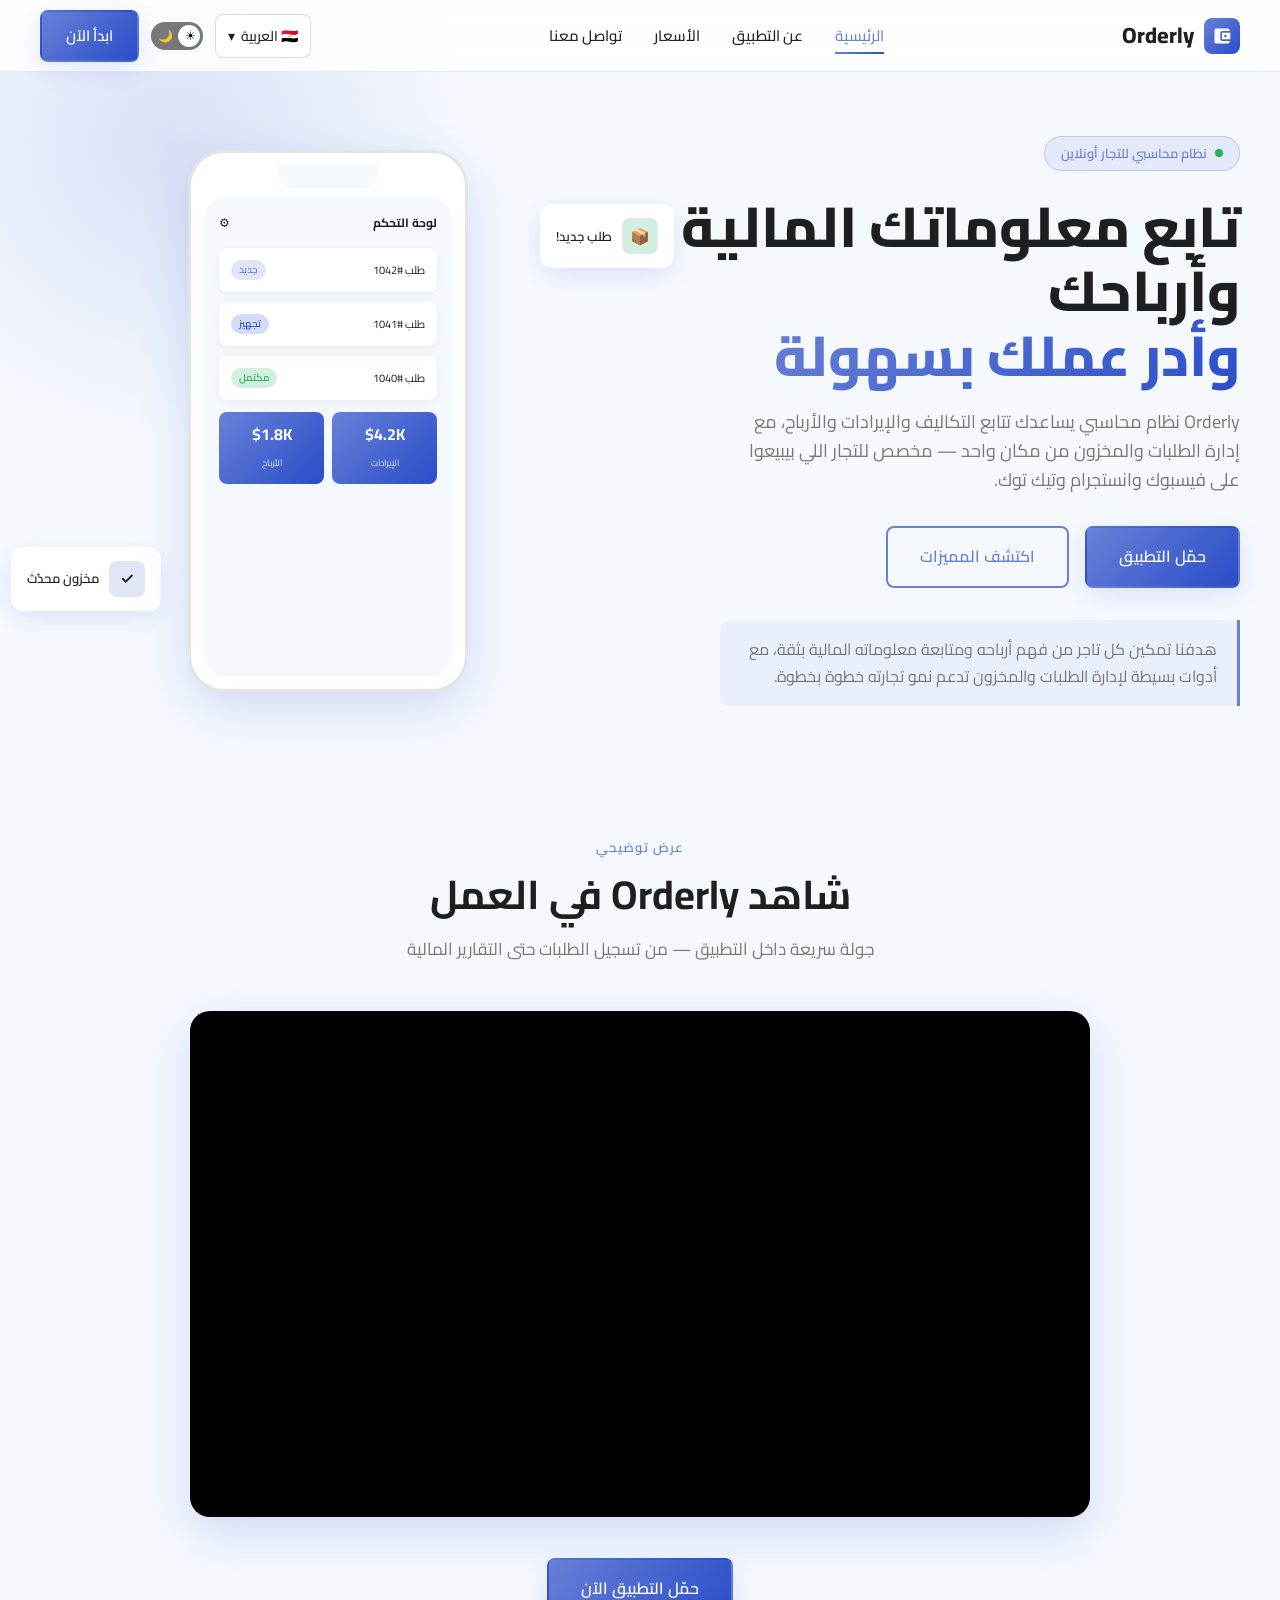
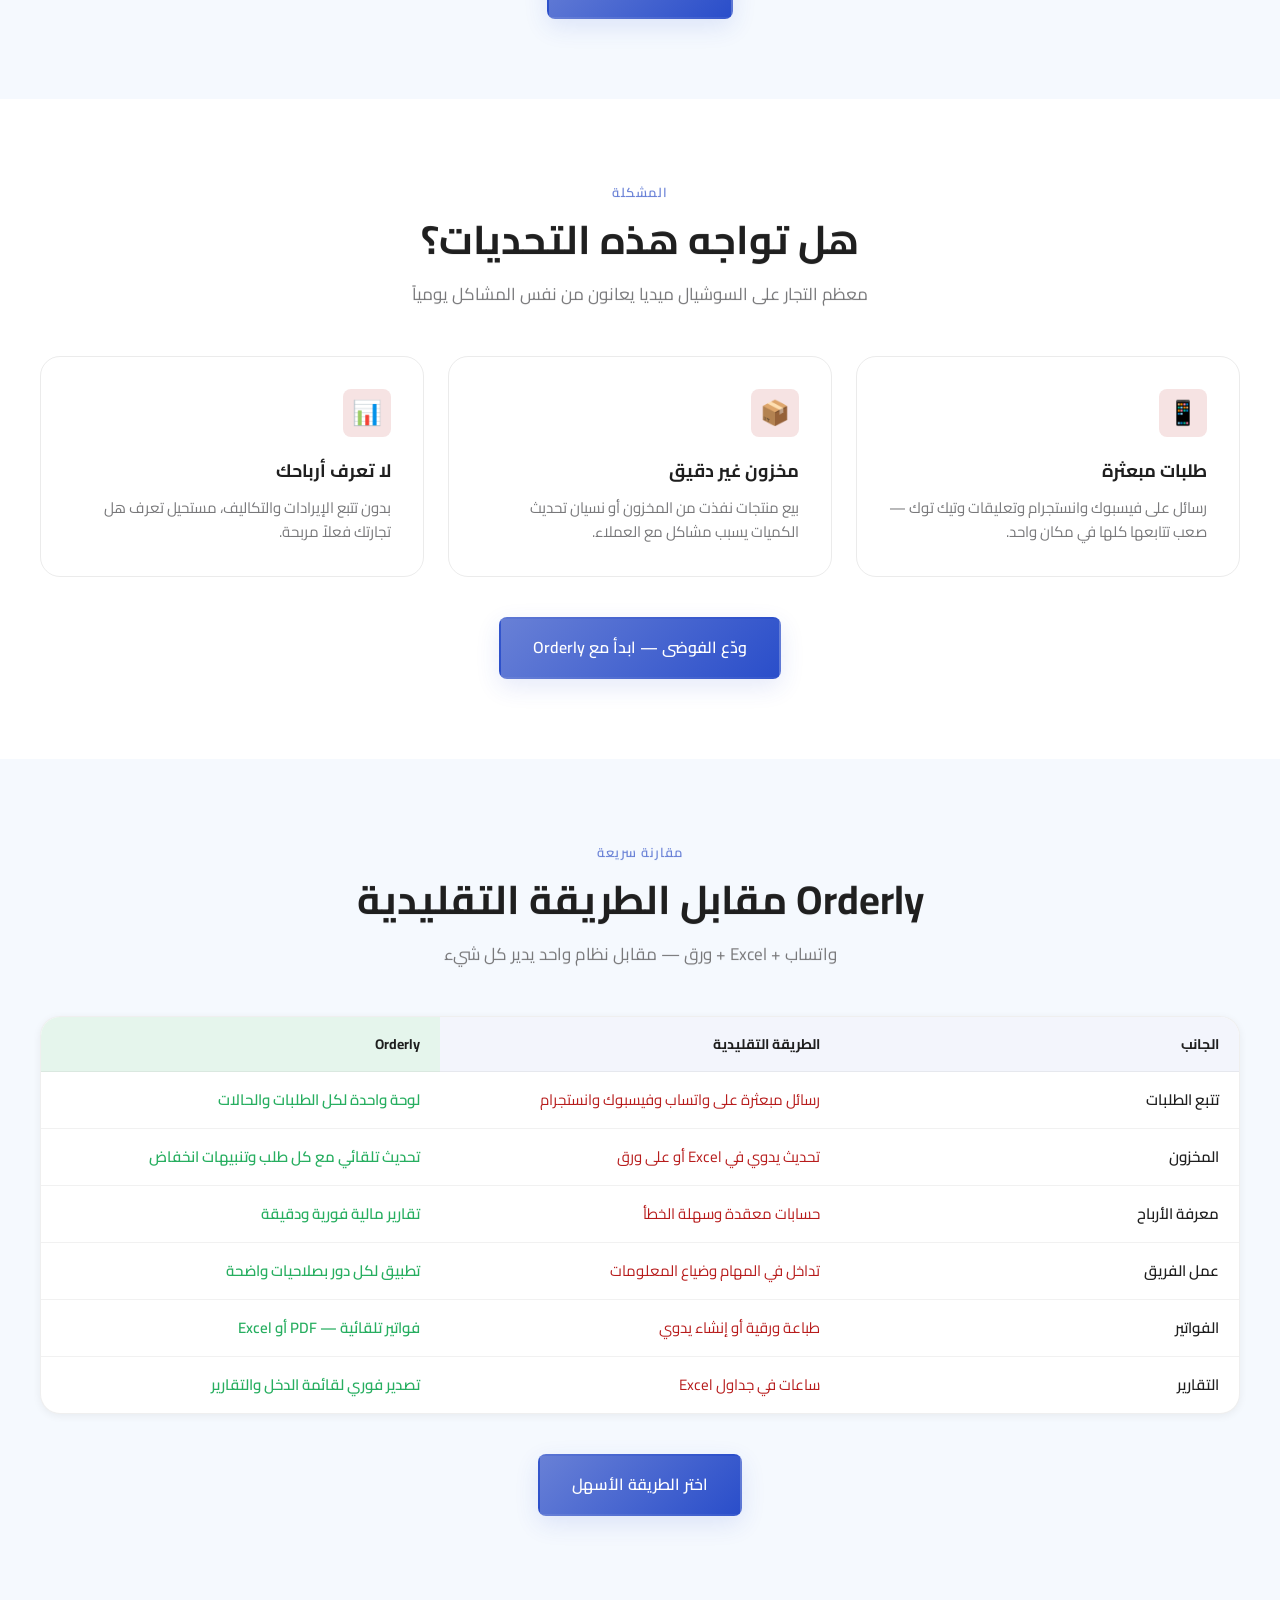
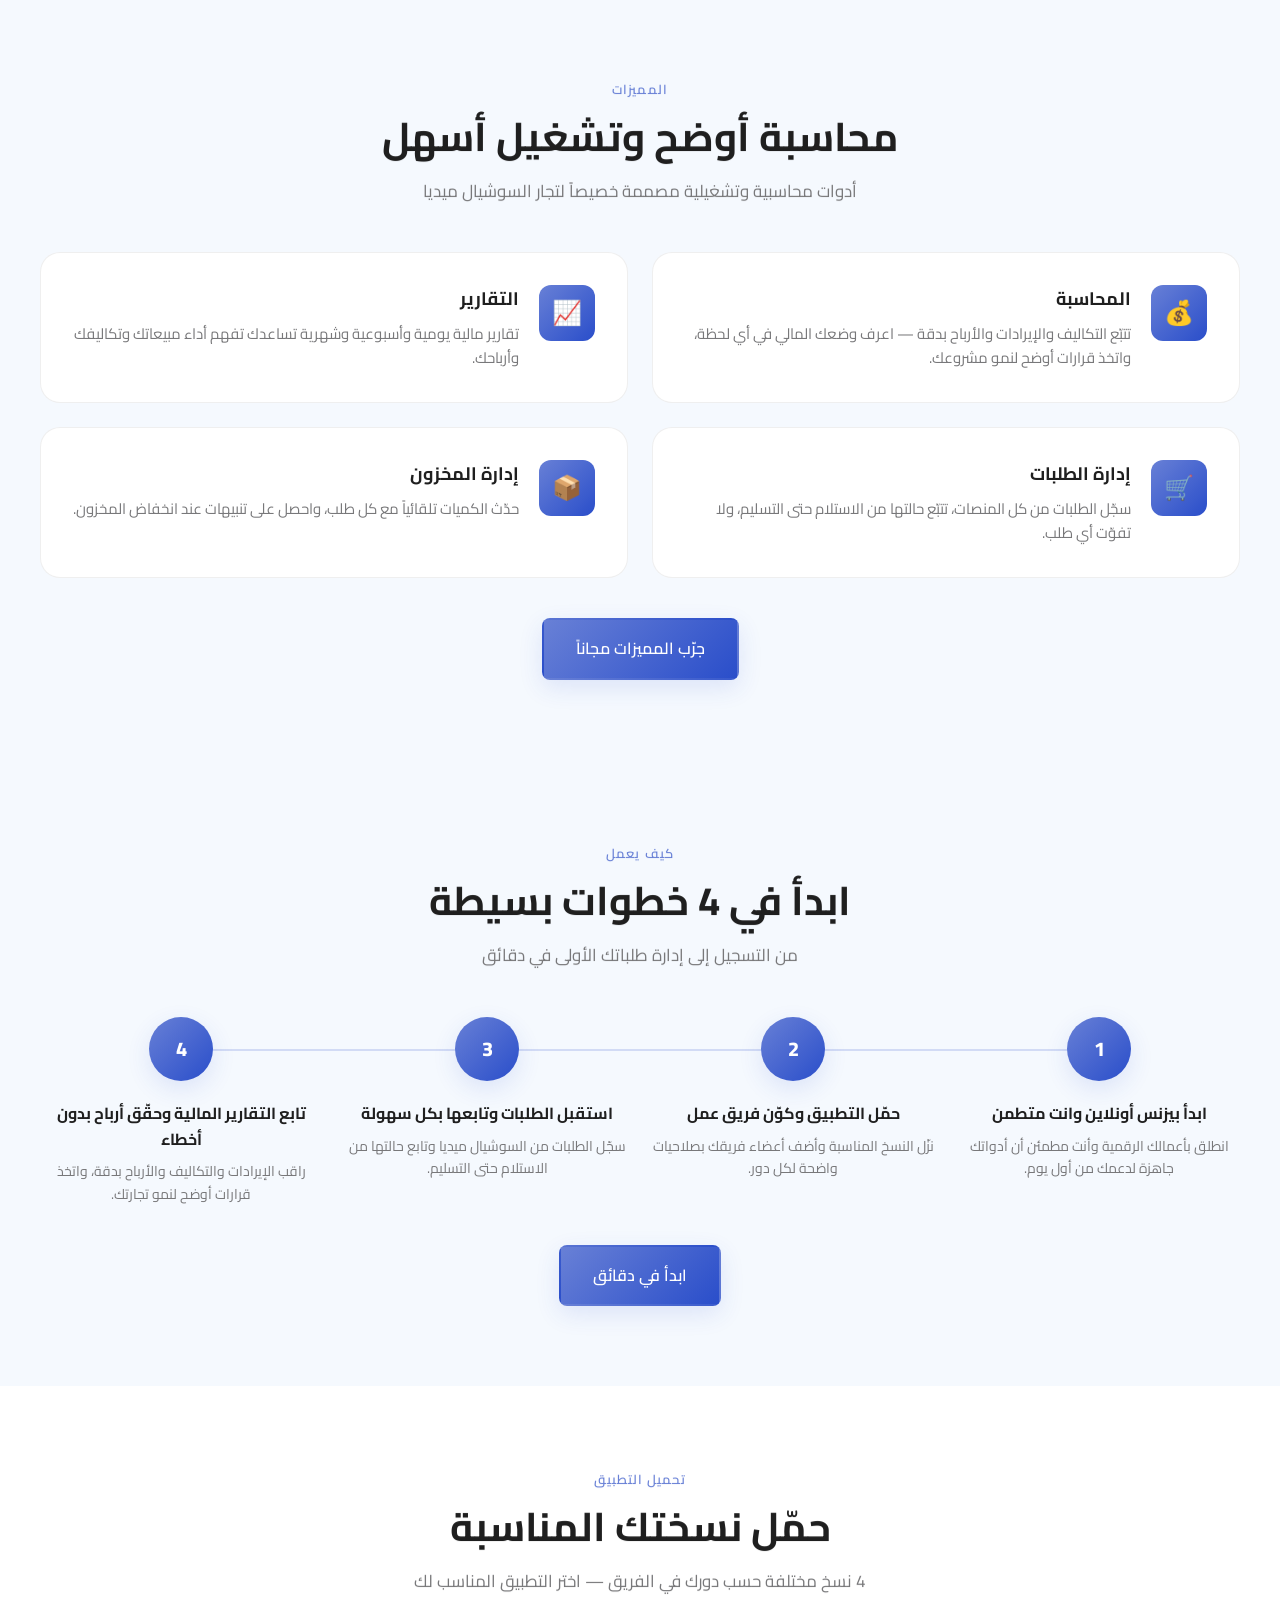
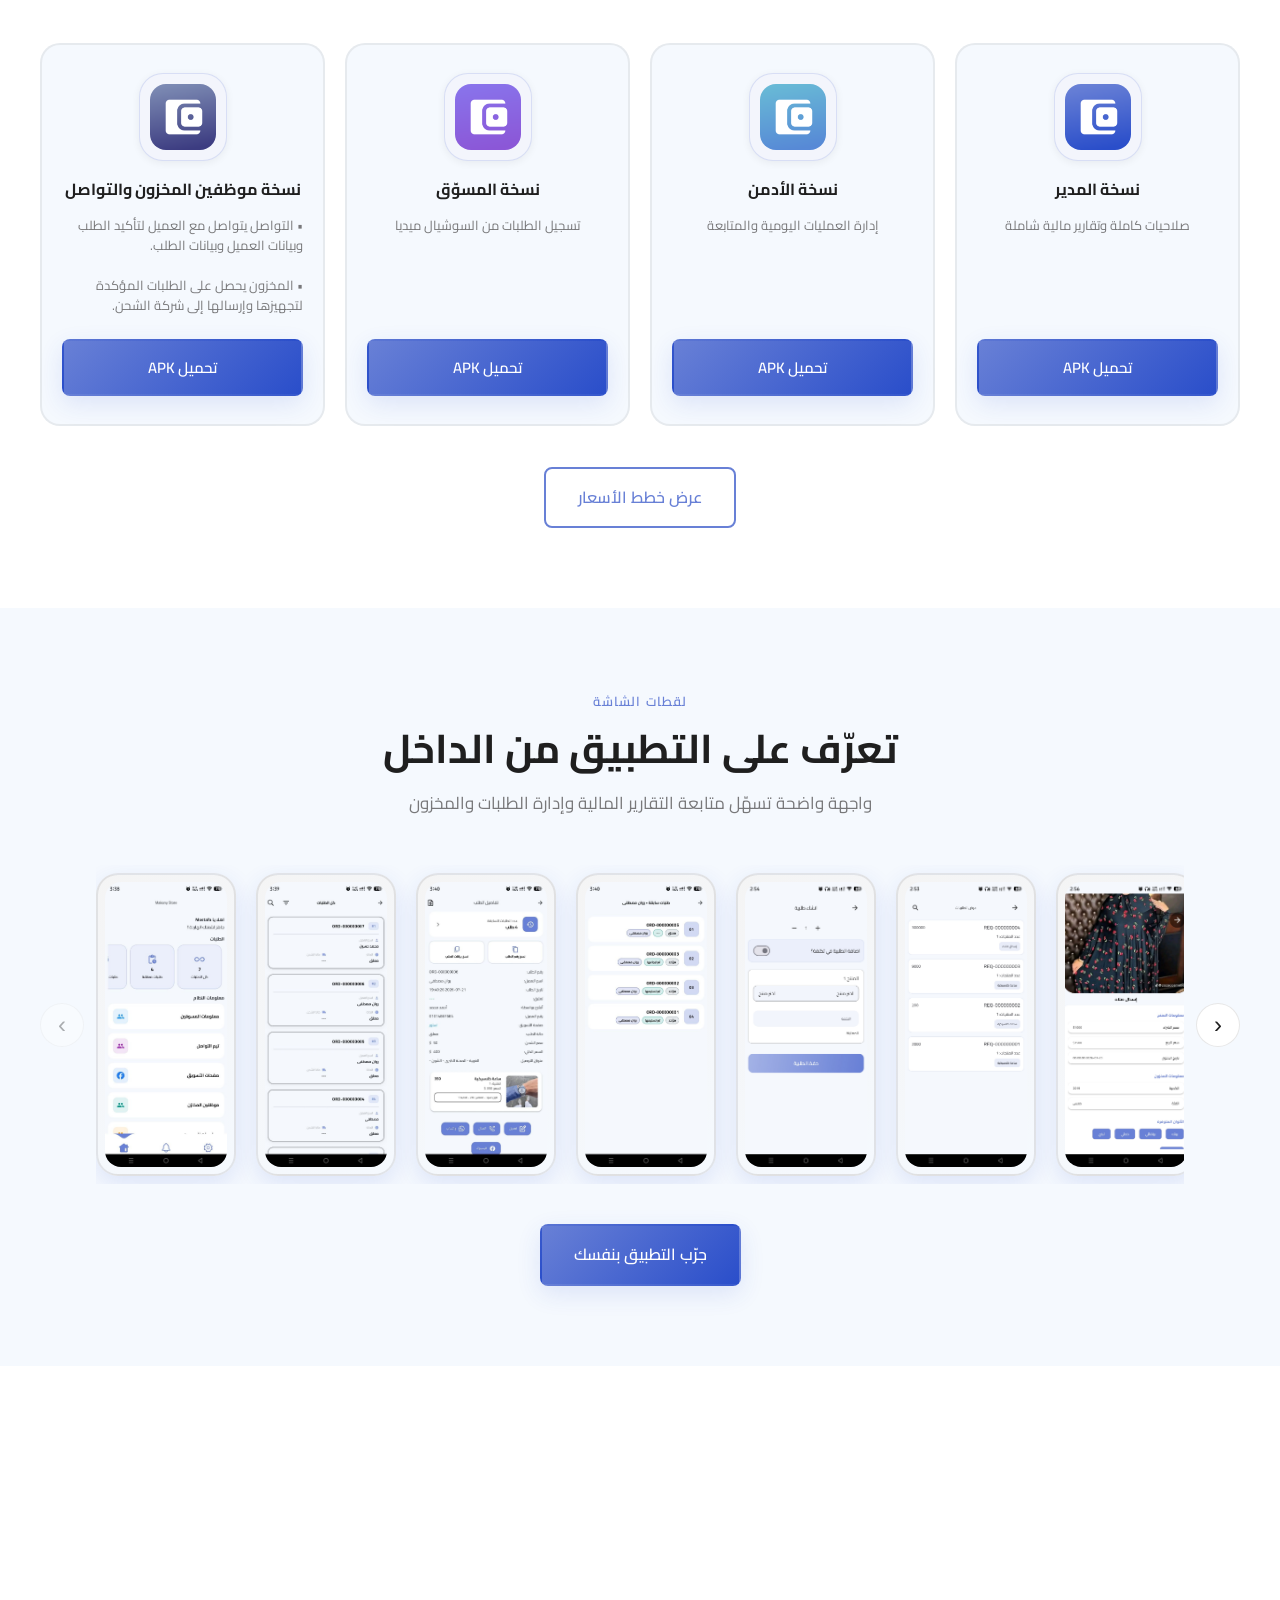
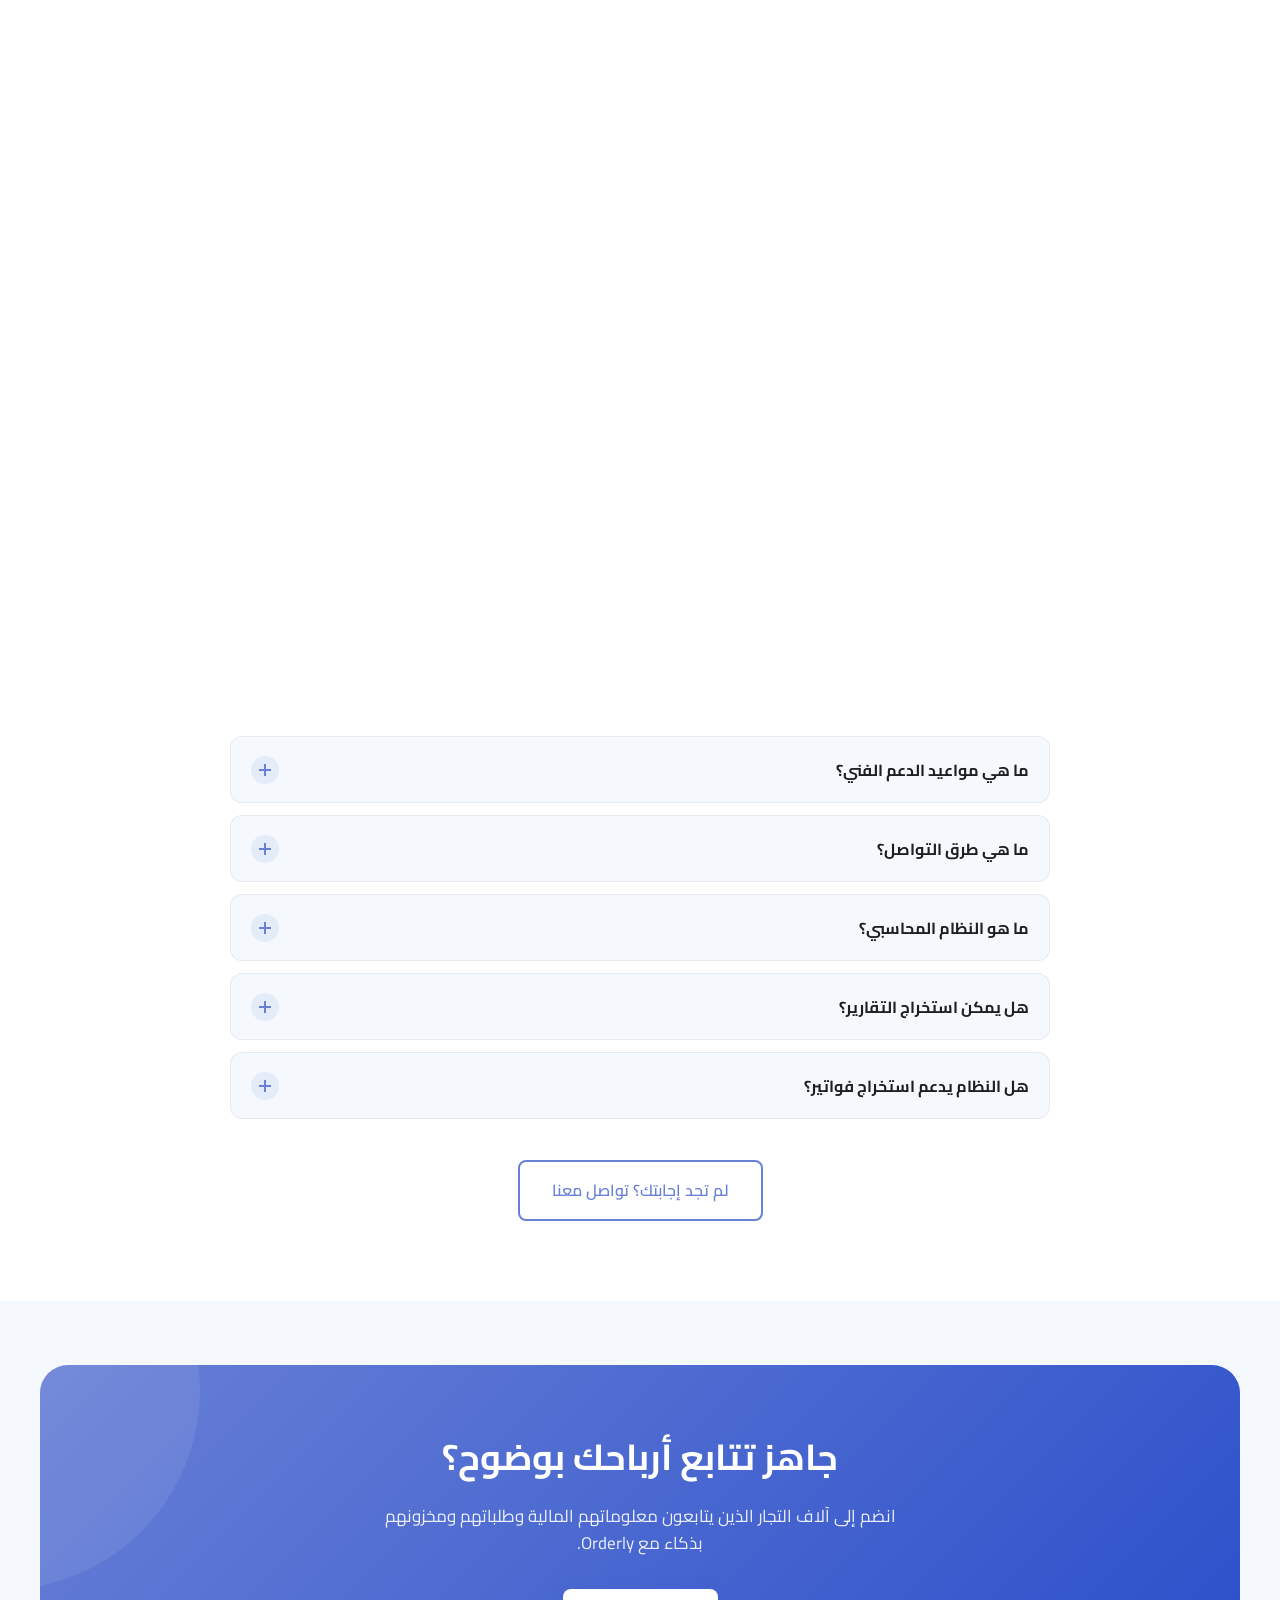
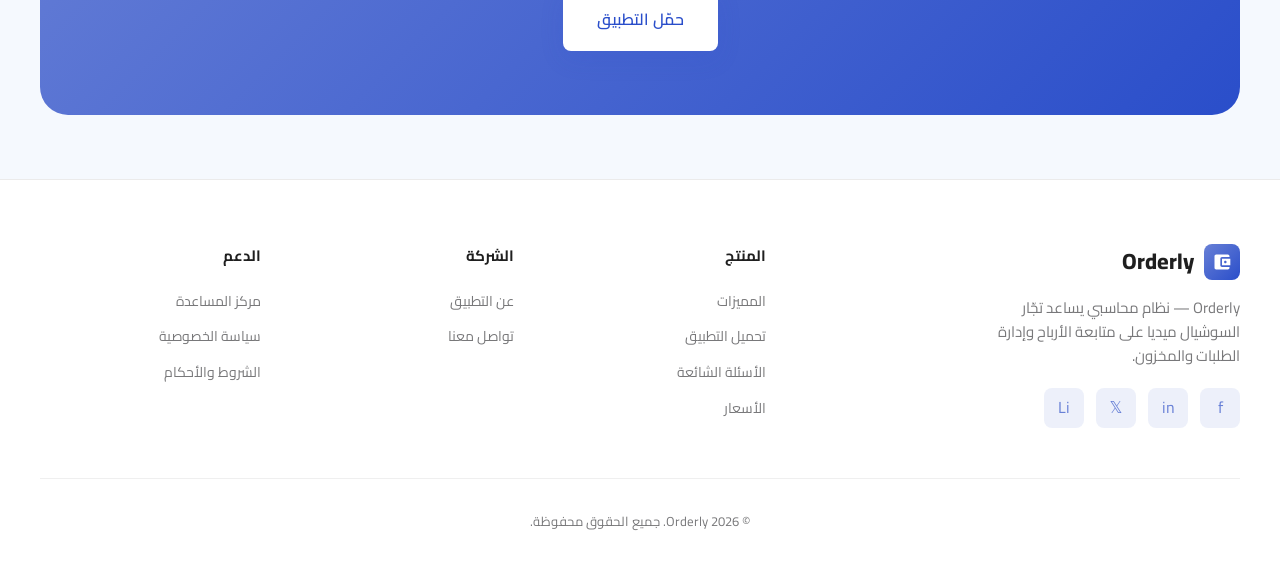
<file: index.html>
﻿<!DOCTYPE html>
<html lang="ar" dir="rtl">
<head>
  <meta charset="UTF-8">
  <meta name="viewport" content="width=device-width, initial-scale=1.0">
  <title>Orderly | نظام محاسبة وإدارة طلبات لمبيعات السوشيال ميديا</title>
  <link rel="icon" type="image/png" href="assets/logos/manager_logo.png">
  <link rel="apple-touch-icon" href="assets/logos/manager_logo.png">
  <!-- orderly-seo-head -->
  <meta name="description" content="نظام محاسبي متكامل لتجار فيسبوك وانستجرام — تتبع الأرباح، إدارة الطلبات والمخزون، تقارير مالية وفواتير. حمّل Orderly وابدأ تجربة مجانية أسبوع.">
  <meta name="keywords" content="Orderly, محاسبة, أرباح, إدارة طلبات, مخزون, تجار أونلاين, فيسبوك, انستجرام, واتساب">
  <meta name="author" content="Orderly">
  <meta name="robots" content="index,follow">
  <meta name="googlebot" content="index,follow">
  <meta name="referrer" content="strict-origin-when-cross-origin">
  <meta name="theme-color" content="#2A4ECA">
  <meta name="format-detection" content="telephone=no">
  <meta name="google-site-verification" content="">
  <meta name="msvalidate.01" content="">
  <link rel="canonical" href="./">
  <link rel="manifest" href="site.webmanifest">
  <meta property="og:type" content="website">
  <meta property="og:site_name" content="Orderly">
  <meta property="og:title" content="Orderly | نظام محاسبة وإدارة طلبات لمبيعات السوشيال ميديا">
  <meta property="og:description" content="نظام محاسبي متكامل لتجار فيسبوك وانستجرام — تتبع الأرباح، إدارة الطلبات والمخزون، تقارير مالية وفواتير. حمّل Orderly وابدأ تجربة مجانية أسبوع.">
  <meta property="og:image" content="assets/screen_shots/home_screen.jpg">
  <meta property="og:image:width" content="1080">
  <meta property="og:image:height" content="1920">
  <meta property="og:image:alt" content="Orderly — لوحة التحكم">
  <meta property="og:url" content="./">
  <meta property="og:locale" content="ar_EG">
  <meta name="twitter:card" content="summary_large_image">
  <meta name="twitter:title" content="Orderly | نظام محاسبة وإدارة طلبات لمبيعات السوشيال ميديا">
  <meta name="twitter:description" content="نظام محاسبي متكامل لتجار فيسبوك وانستجرام — تتبع الأرباح، إدارة الطلبات والمخزون، تقارير مالية وفواتير.">
  <meta name="twitter:image" content="assets/screen_shots/home_screen.jpg">
  <meta name="twitter:image:alt" content="Orderly — لوحة التحكم">
  <link rel="dns-prefetch" href="https://fonts.googleapis.com">
  <link rel="dns-prefetch" href="https://fonts.gstatic.com">
<!-- /orderly-seo-head -->
  <link rel="preconnect" href="https://fonts.googleapis.com">
  <link rel="preconnect" href="https://fonts.gstatic.com" crossorigin>
  <link href="https://fonts.googleapis.com/css2?family=Cairo:wght@400;500;600;700;800&family=Inter:wght@400;500;600;700;800&display=swap" rel="stylesheet">
  <script src="js/theme-init.js"></script>
  <link rel="stylesheet" href="css/style.css">
</head>
<body data-page="home">
  <a class="skip-link" href="#main-content">Skip to content</a>

  <!-- Navbar -->
  <nav class="navbar">
    <div class="container">
      <a href="index.html" class="logo">
        <span class="logo-icon" aria-hidden="true"><svg viewBox="0 0 24 24" fill="currentColor"><path d="M21 18v1c0 1.1-.9 2-2 2H5c-1.11 0-2-.9-2-2V5c0-1.1.89-2 2-2h14c1.1 0 2 .9 2 2v1h-9c-1.11 0-2 .9-2 2v8c0 1.1.89 2 2 2h9zm-9-2h10V8H12v8zm4-2.5c-.83 0-1.5-.67-1.5-1.5s.67-1.5 1.5-1.5 1.5.67 1.5 1.5-.67 1.5-1.5 1.5z"/></svg></span>
        Orderly
      </a>
      <ul class="nav-links" id="primary-nav">
        <li><a href="index.html" data-i18n="nav.home"></a></li>
        <li><a href="about.html" data-i18n="nav.aboutProject"></a></li>
        <li><a href="pricing.html" data-i18n="nav.pricing"></a></li>
        <li><a href="contact.html" data-i18n="nav.contact"></a></li>
      </ul>
      <div class="nav-actions">
        <div class="lang-switcher">
          <button class="lang-btn" type="button" data-i18n-aria="common.langSwitcher">
            <span class="lang-btn-label">🇪🇬 العربية</span>
            <span>▾</span>
          </button>
          <div class="lang-dropdown"></div>
        </div>
        <button class="theme-toggle" type="button" data-i18n-aria="common.themeToggle" aria-pressed="false">
          <span class="icon-sun">☀</span>
          <span class="icon-moon">🌙</span>
        </button>
        <a href="#download" class="btn btn-primary" data-i18n="nav.getStarted"></a>
        <button class="menu-toggle" type="button" aria-label="Menu" aria-expanded="false" aria-controls="primary-nav">
          <span></span><span></span><span></span>
        </button>
      </div>
    </div>
  </nav>

  <main id="main-content">
  <!-- Hero -->
  <section class="hero">
    <div class="container">
      <div class="hero-content">
        <div class="hero-badge">
          <span class="dot"></span>
          <span data-i18n="hero.badge"></span>
        </div>
        <h1 class="hero-title">
          <span data-i18n="hero.title"></span><br>
          <span class="highlight" data-i18n="hero.titleHighlight"></span>
        </h1>
        <p class="hero-desc" data-i18n="hero.desc"></p>
        <div class="hero-actions">
          <a href="#download" class="btn btn-primary btn-lg" data-i18n="hero.ctaPrimary"></a>
          <a href="#features" class="btn btn-outline btn-lg" data-i18n="hero.ctaSecondary"></a>
        </div>
        <p class="hero-mission" data-i18n="hero.mission"></p>
      </div>
      <div class="hero-visual">
        <div class="floating-card fc-1">
          <span class="fc-icon" style="background:color-mix(in srgb,var(--color-success) 20%,transparent)">📦</span>
          <span data-i18n="hero.float1"></span>
        </div>
        <div class="phone-mockup">
          <div class="phone-notch"></div>
          <div class="phone-screen">
            <div class="mock-header">
              <span data-i18n="hero.mockTitle"></span>
              <span>⚙</span>
            </div>
            <div class="mock-card">
              <div class="mock-card-row">
                <span data-i18n="hero.mockOrder1"></span>
                <span class="status status-new" data-i18n="hero.mockStatusNew"></span>
              </div>
            </div>
            <div class="mock-card">
              <div class="mock-card-row">
                <span data-i18n="hero.mockOrder2"></span>
                <span class="status status-prep" data-i18n="hero.mockStatusPrep"></span>
              </div>
            </div>
            <div class="mock-card">
              <div class="mock-card-row">
                <span data-i18n="hero.mockOrder3"></span>
                <span class="status status-done" data-i18n="hero.mockStatusDone"></span>
              </div>
            </div>
            <div class="mock-stats">
              <div class="mock-stat">
                <strong>$4.2K</strong>
                <span data-i18n="hero.mockRevenue"></span>
              </div>
              <div class="mock-stat">
                <strong>$1.8K</strong>
                <span data-i18n="hero.mockProfit"></span>
              </div>
            </div>
          </div>
        </div>
        <div class="floating-card fc-2">
          <span class="fc-icon" style="background:color-mix(in srgb,var(--color-primary) 20%,transparent)">✓</span>
          <span data-i18n="hero.float2"></span>
        </div>
      </div>
    </div>
  </section>

  <!-- Demo Video -->
  <section class="section demo-video" id="demo">
    <div class="container">
      <div class="section-header">
        <span class="section-label" data-i18n="demo.label"></span>
        <h2 class="section-title" data-i18n="demo.title"></h2>
        <p class="section-desc" data-i18n="demo.desc"></p>
      </div>
      <div class="video-embed" dir="ltr">
        <iframe
          src="https://www.youtube-nocookie.com/embed/mNavoLlEUxM?rel=0"
          title="Orderly Demo"
          allow="accelerometer; autoplay; clipboard-write; encrypted-media; gyroscope; picture-in-picture; web-share"
          allowfullscreen
          loading="lazy"
          referrerpolicy="strict-origin-when-cross-origin"
        ></iframe>
      </div>
      <div class="section-cta">
        <a href="#download" class="btn btn-primary btn-lg" data-i18n="sectionCta.demo"></a>
      </div>
    </div>
  </section>

  <!-- Problem -->
  <section class="section problem">
    <div class="container">
      <div class="section-header">
        <span class="section-label" data-i18n="problem.label"></span>
        <h2 class="section-title" data-i18n="problem.title"></h2>
        <p class="section-desc" data-i18n="problem.desc"></p>
      </div>
      <div class="problem-grid">
        <div class="problem-card">
          <div class="problem-icon">📱</div>
          <h3 data-i18n="problem.item1Title"></h3>
          <p data-i18n="problem.item1Desc"></p>
        </div>
        <div class="problem-card">
          <div class="problem-icon">📦</div>
          <h3 data-i18n="problem.item2Title"></h3>
          <p data-i18n="problem.item2Desc"></p>
        </div>
        <div class="problem-card">
          <div class="problem-icon">📊</div>
          <h3 data-i18n="problem.item3Title"></h3>
          <p data-i18n="problem.item3Desc"></p>
        </div>
      </div>
      <div class="section-cta">
        <a href="#comparison" class="btn btn-primary btn-lg" data-i18n="sectionCta.problem"></a>
      </div>
    </div>
  </section>

  <!-- Comparison -->
  <section class="section comparison" id="comparison">
    <div class="container">
      <div class="section-header">
        <span class="section-label" data-i18n="comparison.label"></span>
        <h2 class="section-title" data-i18n="comparison.title"></h2>
        <p class="section-desc" data-i18n="comparison.desc"></p>
      </div>
      <div class="comparison-table-wrap">
        <table class="comparison-table">
          <thead>
            <tr>
              <th data-i18n="comparison.colAspect"></th>
              <th data-i18n="comparison.colTraditional"></th>
              <th data-i18n="comparison.colOrderly"></th>
            </tr>
          </thead>
          <tbody>
            <tr>
              <td data-i18n="comparison.row1Aspect"></td>
              <td class="comparison-bad" data-i18n="comparison.row1Traditional"></td>
              <td class="comparison-good" data-i18n="comparison.row1Orderly"></td>
            </tr>
            <tr>
              <td data-i18n="comparison.row2Aspect"></td>
              <td class="comparison-bad" data-i18n="comparison.row2Traditional"></td>
              <td class="comparison-good" data-i18n="comparison.row2Orderly"></td>
            </tr>
            <tr>
              <td data-i18n="comparison.row3Aspect"></td>
              <td class="comparison-bad" data-i18n="comparison.row3Traditional"></td>
              <td class="comparison-good" data-i18n="comparison.row3Orderly"></td>
            </tr>
            <tr>
              <td data-i18n="comparison.row4Aspect"></td>
              <td class="comparison-bad" data-i18n="comparison.row4Traditional"></td>
              <td class="comparison-good" data-i18n="comparison.row4Orderly"></td>
            </tr>
            <tr>
              <td data-i18n="comparison.row5Aspect"></td>
              <td class="comparison-bad" data-i18n="comparison.row5Traditional"></td>
              <td class="comparison-good" data-i18n="comparison.row5Orderly"></td>
            </tr>
            <tr>
              <td data-i18n="comparison.row6Aspect"></td>
              <td class="comparison-bad" data-i18n="comparison.row6Traditional"></td>
              <td class="comparison-good" data-i18n="comparison.row6Orderly"></td>
            </tr>
          </tbody>
        </table>
      </div>
      <div class="section-cta">
        <a href="#download" class="btn btn-primary btn-lg" data-i18n="sectionCta.comparison"></a>
      </div>
    </div>
  </section>

  <!-- Features -->
  <section class="section" id="features">
    <div class="container">
      <div class="section-header">
        <span class="section-label" data-i18n="features.label"></span>
        <h2 class="section-title" data-i18n="features.title"></h2>
        <p class="section-desc" data-i18n="features.desc"></p>
      </div>
      <div class="features-grid">
        <div class="feature-card">
          <div class="feature-icon">💰</div>
          <div>
            <h3 data-i18n="features.accountingTitle"></h3>
            <p data-i18n="features.accountingDesc"></p>
          </div>
        </div>
        <div class="feature-card">
          <div class="feature-icon">📈</div>
          <div>
            <h3 data-i18n="features.reportsTitle"></h3>
            <p data-i18n="features.reportsDesc"></p>
          </div>
        </div>
        <div class="feature-card">
          <div class="feature-icon">🛒</div>
          <div>
            <h3 data-i18n="features.orderTitle"></h3>
            <p data-i18n="features.orderDesc"></p>
          </div>
        </div>
        <div class="feature-card">
          <div class="feature-icon">📦</div>
          <div>
            <h3 data-i18n="features.inventoryTitle"></h3>
            <p data-i18n="features.inventoryDesc"></p>
          </div>
        </div>
      </div>
      <div class="section-cta">
        <a href="#download" class="btn btn-primary btn-lg" data-i18n="sectionCta.features"></a>
      </div>
    </div>
  </section>

  <!-- How It Works -->
  <section class="section">
    <div class="container">
      <div class="section-header">
        <span class="section-label" data-i18n="howItWorks.label"></span>
        <h2 class="section-title" data-i18n="howItWorks.title"></h2>
        <p class="section-desc" data-i18n="howItWorks.desc"></p>
      </div>
      <div class="steps">
        <div class="step-item">
          <div class="step-number">1</div>
          <h3 data-i18n="howItWorks.step1Title"></h3>
          <p data-i18n="howItWorks.step1Desc"></p>
        </div>
        <div class="step-item">
          <div class="step-number">2</div>
          <h3 data-i18n="howItWorks.step2Title"></h3>
          <p data-i18n="howItWorks.step2Desc"></p>
        </div>
        <div class="step-item">
          <div class="step-number">3</div>
          <h3 data-i18n="howItWorks.step3Title"></h3>
          <p data-i18n="howItWorks.step3Desc"></p>
        </div>
        <div class="step-item">
          <div class="step-number">4</div>
          <h3 data-i18n="howItWorks.step4Title"></h3>
          <p data-i18n="howItWorks.step4Desc"></p>
        </div>
      </div>
      <div class="section-cta">
        <a href="#download" class="btn btn-primary btn-lg" data-i18n="sectionCta.howItWorks"></a>
      </div>
    </div>
  </section>

  <!-- Download Apps -->
  <section class="section downloads" id="download">
    <div class="container">
      <div class="section-header">
        <span class="section-label" data-i18n="download.label"></span>
        <h2 class="section-title" data-i18n="download.title"></h2>
        <p class="section-desc" data-i18n="download.desc"></p>
      </div>
      <div class="download-grid">
        <div class="download-card">
          <div class="download-card-icon">
            <img src="assets/logos/manager_logo.png" alt="" width="56" height="56">
          </div>
          <h3 data-i18n="download.managerTitle"></h3>
          <p data-i18n="download.managerDesc"></p>
          <button type="button" class="btn btn-primary btn-block download-btn" data-role="manager" data-i18n="download.downloadBtn"></button>
        </div>
        <div class="download-card">
          <div class="download-card-icon">
            <img src="assets/logos/admin_logo.png" alt="" width="56" height="56">
          </div>
          <h3 data-i18n="download.adminTitle"></h3>
          <p data-i18n="download.adminDesc"></p>
          <button type="button" class="btn btn-primary btn-block download-btn" data-role="admin" data-i18n="download.downloadBtn"></button>
        </div>
        <div class="download-card">
          <div class="download-card-icon">
            <img src="assets/logos/marketer_logo.png" alt="" width="56" height="56">
          </div>
          <h3 data-i18n="download.marketerTitle"></h3>
          <p data-i18n="download.marketerDesc"></p>
          <button type="button" class="btn btn-primary btn-block download-btn" data-role="marketer" data-i18n="download.downloadBtn"></button>
        </div>
        <div class="download-card">
          <div class="download-card-icon">
            <img src="assets/logos/communications_stock_logo.png" alt="" width="56" height="56">
          </div>
          <h3 data-i18n="download.warehouseTitle"></h3>
          <p class="desc-multi" data-i18n="download.warehouseDesc"></p>
          <button type="button" class="btn btn-primary btn-block download-btn" data-role="warehouse" data-i18n="download.downloadBtn"></button>
        </div>
      </div>
      <div class="section-cta">
        <a href="pricing.html" class="btn btn-outline btn-lg" data-i18n="sectionCta.download"></a>
      </div>
    </div>
  </section>

  <!-- Screenshots -->
  <section class="section screenshots" id="screenshots">
    <div class="container">
      <div class="section-header">
        <span class="section-label" data-i18n="screenshots.label"></span>
        <h2 class="section-title" data-i18n="screenshots.title"></h2>
        <p class="section-desc" data-i18n="screenshots.desc"></p>
      </div>
      <div class="shots-carousel" dir="ltr">
        <button type="button" class="shots-nav shots-prev" data-i18n-aria="screenshots.prev" aria-label="Previous">‹</button>
        <div class="shots-viewport">
          <div class="shots-track">
            <div class="shot-slide"><div class="shot-phone"><img src="assets/screen_shots/home_screen.jpg" alt="Home screen" loading="lazy"></div></div>
            <div class="shot-slide"><div class="shot-phone"><img src="assets/screen_shots/view_orders.jpg" alt="Orders" loading="lazy"></div></div>
            <div class="shot-slide"><div class="shot-phone"><img src="assets/screen_shots/order_details.jpg" alt="Order details" loading="lazy"></div></div>
            <div class="shot-slide"><div class="shot-phone"><img src="assets/screen_shots/last_orders_for_customer.jpg" alt="Customer orders" loading="lazy"></div></div>
            <div class="shot-slide"><div class="shot-phone"><img src="assets/screen_shots/create_product_request.jpg" alt="Create product request" loading="lazy"></div></div>
            <div class="shot-slide"><div class="shot-phone"><img src="assets/screen_shots/product_requests.jpg" alt="Product requests" loading="lazy"></div></div>
            <div class="shot-slide"><div class="shot-phone"><img src="assets/screen_shots/product_details.jpg" alt="Product details" loading="lazy"></div></div>
            <div class="shot-slide"><div class="shot-phone"><img src="assets/screen_shots/returned_products.jpg" alt="Returned products" loading="lazy"></div></div>
            <div class="shot-slide"><div class="shot-phone"><img src="assets/screen_shots/accounting_dashboard.jpg" alt="Accounting dashboard" loading="lazy"></div></div>
            <div class="shot-slide"><div class="shot-phone"><img src="assets/screen_shots/accounting_orders_view_status_and_KPIs.jpg" alt="KPIs" loading="lazy"></div></div>
            <div class="shot-slide"><div class="shot-phone"><img src="assets/screen_shots/accounting_revenu_statment.jpg" alt="Revenue statement" loading="lazy"></div></div>
            <div class="shot-slide"><div class="shot-phone"><img src="assets/screen_shots/accounting_report.jpg" alt="Accounting report" loading="lazy"></div></div>
            <div class="shot-slide"><div class="shot-phone"><img src="assets/screen_shots/accounting_result_report.jpg" alt="Result report" loading="lazy"></div></div>
            <div class="shot-slide"><div class="shot-phone"><img src="assets/screen_shots/cost_details.jpg" alt="Cost details" loading="lazy"></div></div>
            <div class="shot-slide"><div class="shot-phone"><img src="assets/screen_shots/cost_details_2.jpg" alt="Cost details" loading="lazy"></div></div>
            <div class="shot-slide"><div class="shot-phone"><img src="assets/screen_shots/notifications.jpg" alt="Notifications" loading="lazy"></div></div>
            <div class="shot-slide"><div class="shot-phone"><img src="assets/screen_shots/employees_login_status.jpg" alt="Employees" loading="lazy"></div></div>
            <div class="shot-slide"><div class="shot-phone"><img src="assets/screen_shots/department_manage.jpg" alt="Department management" loading="lazy"></div></div>
            <div class="shot-slide"><div class="shot-phone"><img src="assets/screen_shots/governorate_shipping_price.jpg" alt="Shipping prices" loading="lazy"></div></div>
            <div class="shot-slide"><div class="shot-phone"><img src="assets/screen_shots/Bill.jpg" alt="Bill" loading="lazy"></div></div>
            <div class="shot-slide"><div class="shot-phone"><img src="assets/screen_shots/BIlls.jpg" alt="Bills" loading="lazy"></div></div>
            <div class="shot-slide"><div class="shot-phone"><img src="assets/screen_shots/information_system.jpg" alt="Information system" loading="lazy"></div></div>
            <div class="shot-slide"><div class="shot-phone"><img src="assets/screen_shots/settings_1.jpg" alt="Settings" loading="lazy"></div></div>
            <div class="shot-slide"><div class="shot-phone"><img src="assets/screen_shots/settings_2.jpg" alt="Settings" loading="lazy"></div></div>
            <div class="shot-slide"><div class="shot-phone"><img src="assets/screen_shots/settings_3.jpg" alt="Settings" loading="lazy"></div></div>
            <div class="shot-slide"><div class="shot-phone"><img src="assets/screen_shots/settings_4.jpg" alt="Settings" loading="lazy"></div></div>
            <div class="shot-slide"><div class="shot-phone"><img src="assets/screen_shots/about_app.jpg" alt="About app" loading="lazy"></div></div>
            <div class="shot-slide"><div class="shot-phone"><img src="assets/screen_shots/legal%26support.jpg" alt="Legal and support" loading="lazy"></div></div>
          </div>
        </div>
        <button type="button" class="shots-nav shots-next" data-i18n-aria="screenshots.next" aria-label="Next">›</button>
      </div>
      <div class="section-cta">
        <a href="#download" class="btn btn-primary btn-lg" data-i18n="sectionCta.screenshots"></a>
      </div>
    </div>
  </section>

  <!-- FAQ -->
  <section class="section faq" id="faq">
    <div class="container">
      <div class="section-header">
        <span class="section-label" data-i18n="faq.label"></span>
        <h2 class="section-title" data-i18n="faq.title"></h2>
        <p class="section-desc" data-i18n="faq.desc"></p>
      </div>
      <div class="faq-list">
        <div class="faq-item">
          <button type="button" class="faq-question" aria-expanded="false">
            <span data-i18n="faq.q1"></span>
            <span class="faq-icon" aria-hidden="true"></span>
          </button>
          <div class="faq-answer"><div class="faq-answer-inner"><p data-i18n="faq.a1"></p></div></div>
        </div>
        <div class="faq-item">
          <button type="button" class="faq-question" aria-expanded="false">
            <span data-i18n="faq.q2"></span>
            <span class="faq-icon" aria-hidden="true"></span>
          </button>
          <div class="faq-answer"><div class="faq-answer-inner"><p data-i18n="faq.a2"></p></div></div>
        </div>
        <div class="faq-item">
          <button type="button" class="faq-question" aria-expanded="false">
            <span data-i18n="faq.q3"></span>
            <span class="faq-icon" aria-hidden="true"></span>
          </button>
          <div class="faq-answer"><div class="faq-answer-inner"><p data-i18n="faq.a3"></p></div></div>
        </div>
        <div class="faq-item">
          <button type="button" class="faq-question" aria-expanded="false">
            <span data-i18n="faq.q4"></span>
            <span class="faq-icon" aria-hidden="true"></span>
          </button>
          <div class="faq-answer"><div class="faq-answer-inner"><p data-i18n="faq.a4"></p></div></div>
        </div>
        <div class="faq-item">
          <button type="button" class="faq-question" aria-expanded="false">
            <span data-i18n="faq.q5"></span>
            <span class="faq-icon" aria-hidden="true"></span>
          </button>
          <div class="faq-answer"><div class="faq-answer-inner"><p data-i18n="faq.a5"></p></div></div>
        </div>
        <div class="faq-item">
          <button type="button" class="faq-question" aria-expanded="false">
            <span data-i18n="faq.q6"></span>
            <span class="faq-icon" aria-hidden="true"></span>
          </button>
          <div class="faq-answer"><div class="faq-answer-inner"><p data-i18n="faq.a6"></p></div></div>
        </div>
        <div class="faq-item">
          <button type="button" class="faq-question" aria-expanded="false">
            <span data-i18n="faq.q7"></span>
            <span class="faq-icon" aria-hidden="true"></span>
          </button>
          <div class="faq-answer"><div class="faq-answer-inner"><p data-i18n="faq.a7"></p></div></div>
        </div>
        <div class="faq-item">
          <button type="button" class="faq-question" aria-expanded="false">
            <span data-i18n="faq.q8"></span>
            <span class="faq-icon" aria-hidden="true"></span>
          </button>
          <div class="faq-answer"><div class="faq-answer-inner"><p data-i18n="faq.a8"></p></div></div>
        </div>
        <div class="faq-item">
          <button type="button" class="faq-question" aria-expanded="false">
            <span data-i18n="faq.q9"></span>
            <span class="faq-icon" aria-hidden="true"></span>
          </button>
          <div class="faq-answer"><div class="faq-answer-inner"><p data-i18n="faq.a9"></p></div></div>
        </div>
        <div class="faq-item">
          <button type="button" class="faq-question" aria-expanded="false">
            <span data-i18n="faq.q10"></span>
            <span class="faq-icon" aria-hidden="true"></span>
          </button>
          <div class="faq-answer"><div class="faq-answer-inner"><p data-i18n="faq.a10"></p></div></div>
        </div>
        <div class="faq-item">
          <button type="button" class="faq-question" aria-expanded="false">
            <span data-i18n="faq.q11"></span>
            <span class="faq-icon" aria-hidden="true"></span>
          </button>
          <div class="faq-answer"><div class="faq-answer-inner"><p data-i18n="faq.a11"></p></div></div>
        </div>
        <div class="faq-item">
          <button type="button" class="faq-question" aria-expanded="false">
            <span data-i18n="faq.q12"></span>
            <span class="faq-icon" aria-hidden="true"></span>
          </button>
          <div class="faq-answer"><div class="faq-answer-inner"><p data-i18n="faq.a12"></p></div></div>
        </div>
        <div class="faq-item">
          <button type="button" class="faq-question" aria-expanded="false">
            <span data-i18n="faq.q13"></span>
            <span class="faq-icon" aria-hidden="true"></span>
          </button>
          <div class="faq-answer"><div class="faq-answer-inner"><p data-i18n="faq.a13"></p></div></div>
        </div>
        <div class="faq-item">
          <button type="button" class="faq-question" aria-expanded="false">
            <span data-i18n="faq.q14"></span>
            <span class="faq-icon" aria-hidden="true"></span>
          </button>
          <div class="faq-answer"><div class="faq-answer-inner"><p data-i18n="faq.a14"></p></div></div>
        </div>
      </div>
      <div class="section-cta">
        <a href="contact.html" class="btn btn-outline btn-lg" data-i18n="sectionCta.faq"></a>
      </div>
    </div>
  </section>

  <!-- CTA -->
  <section class="cta-banner">
    <div class="container">
      <div class="cta-inner">
        <h2 data-i18n="cta.title"></h2>
        <p data-i18n="cta.desc"></p>
        <a href="#download" class="btn btn-primary btn-lg" data-i18n="cta.button"></a>
      </div>
    </div>
  </section>

  </main>

  <!-- Footer -->
  <footer class="footer">
    <div class="container">
      <div class="footer-grid">
        <div class="footer-brand">
          <a href="index.html" class="logo">
            <span class="logo-icon" aria-hidden="true"><svg viewBox="0 0 24 24" fill="currentColor"><path d="M21 18v1c0 1.1-.9 2-2 2H5c-1.11 0-2-.9-2-2V5c0-1.1.89-2 2-2h14c1.1 0 2 .9 2 2v1h-9c-1.11 0-2 .9-2 2v8c0 1.1.89 2 2 2h9zm-9-2h10V8H12v8zm4-2.5c-.83 0-1.5-.67-1.5-1.5s.67-1.5 1.5-1.5 1.5.67 1.5 1.5-.67 1.5-1.5 1.5z"/></svg></span>
            Orderly
          </a>
          <p data-i18n="footer.desc"></p>
          <div class="social-links">
            <a href="#" class="social-link" aria-label="Facebook">f</a>
            <a href="#" class="social-link" aria-label="Instagram">in</a>
            <a href="#" class="social-link" aria-label="Twitter">𝕏</a>
            <a href="#" class="social-link" aria-label="LinkedIn">Li</a>
          </div>
        </div>
        <div class="footer-col">
          <h4 data-i18n="footer.product"></h4>
          <ul>
            <li><a href="#features" data-i18n="footer.features"></a></li>
            <li><a href="#download" data-i18n="download.label"></a></li>
            <li><a href="#faq" data-i18n="faq.label"></a></li>
            <li><a href="pricing.html" data-i18n="footer.pricing"></a></li>
          </ul>
        </div>
        <div class="footer-col">
          <h4 data-i18n="footer.company"></h4>
          <ul>
            <li><a href="about.html" data-i18n="footer.aboutProject"></a></li>
            <li><a href="contact.html" data-i18n="footer.contact"></a></li>
          </ul>
        </div>
        <div class="footer-col">
          <h4 data-i18n="footer.support"></h4>
          <ul>
            <li><a href="contact.html" data-i18n="footer.help"></a></li>
            <li><a href="privacy.html" data-i18n="footer.privacy"></a></li>
            <li><a href="terms.html" data-i18n="footer.terms"></a></li>
          </ul>
        </div>
      </div>
      <div class="footer-bottom">
        <span>© 2026 Orderly. <span data-i18n="footer.rights"></span></span>
      </div>
    </div>
  </footer>

  <script src="js/site-config.js" defer></script>
  <script src="js/theme.js" defer></script>
  <script src="js/i18n.js" defer></script>
  <script src="js/seo.js" defer></script>
  <script src="js/download.js" defer></script>
  <script src="js/main.js" defer></script>
</body>
</html>
</file>
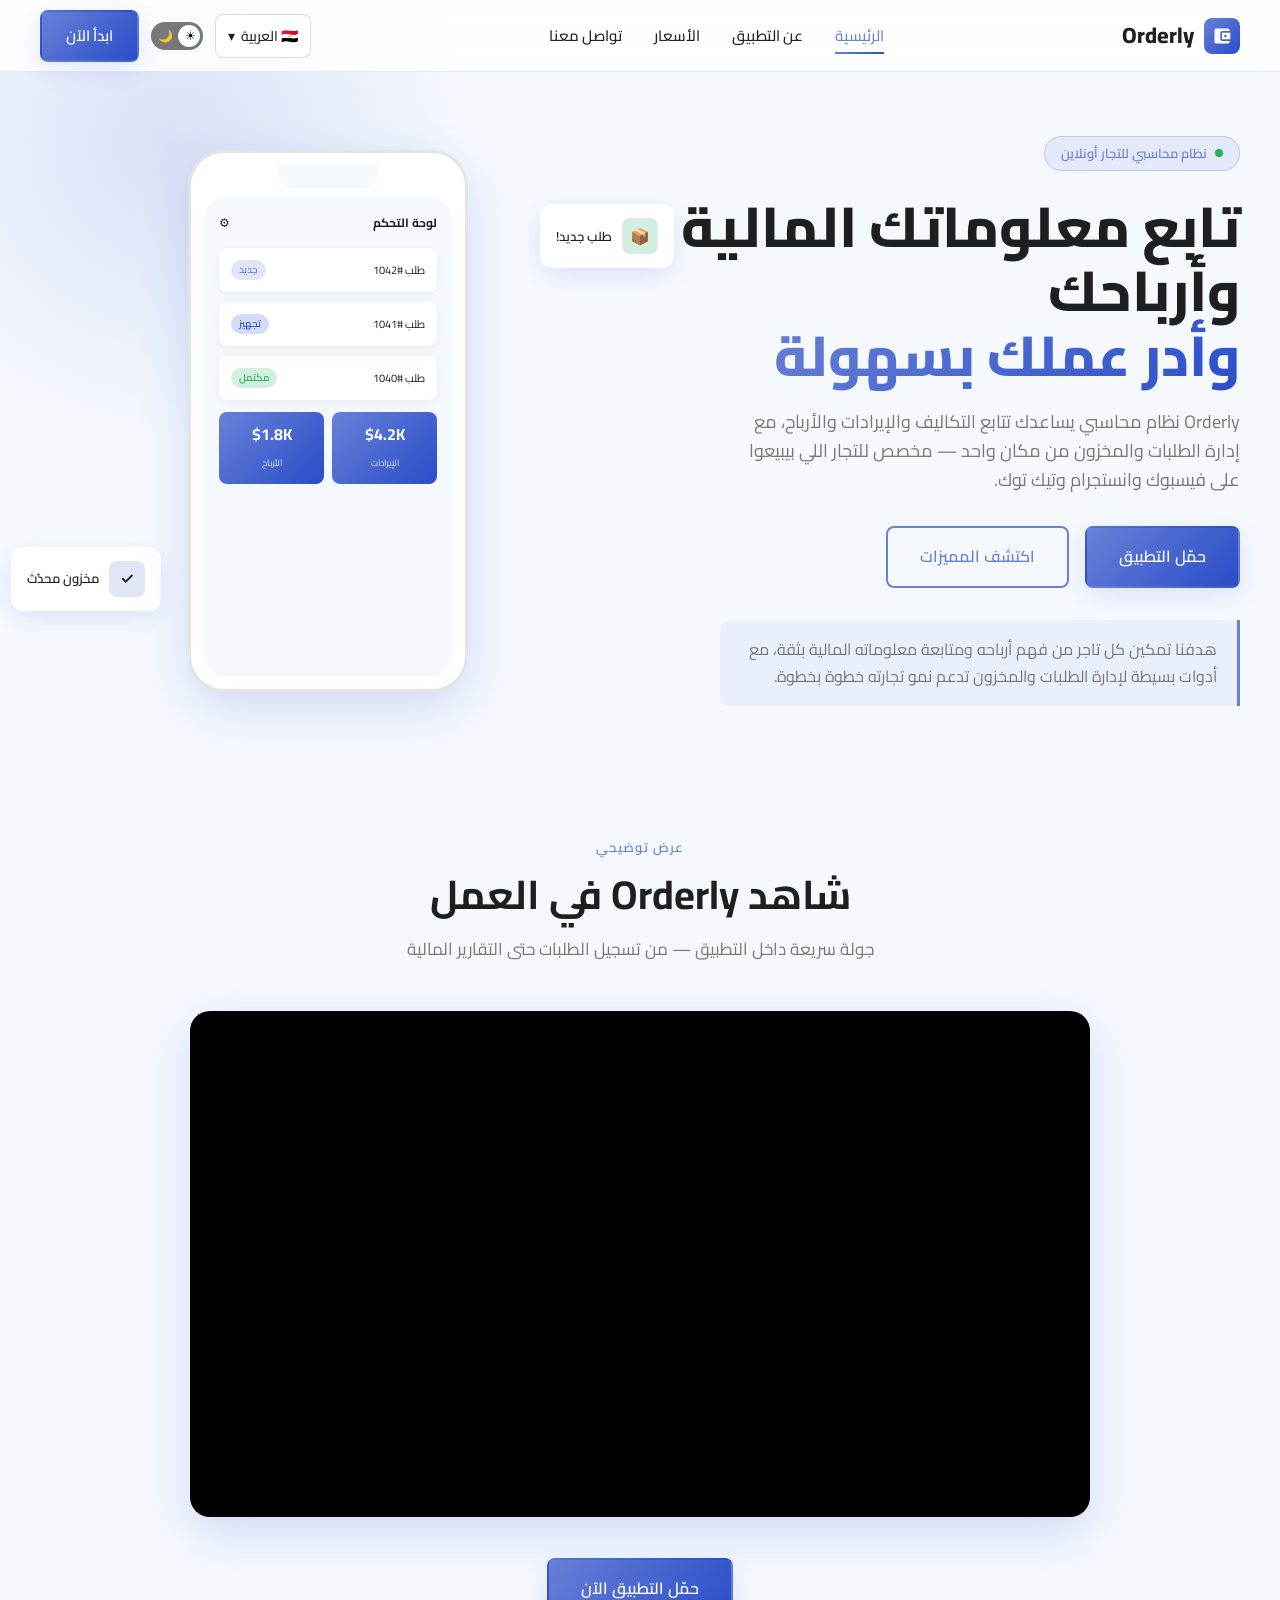
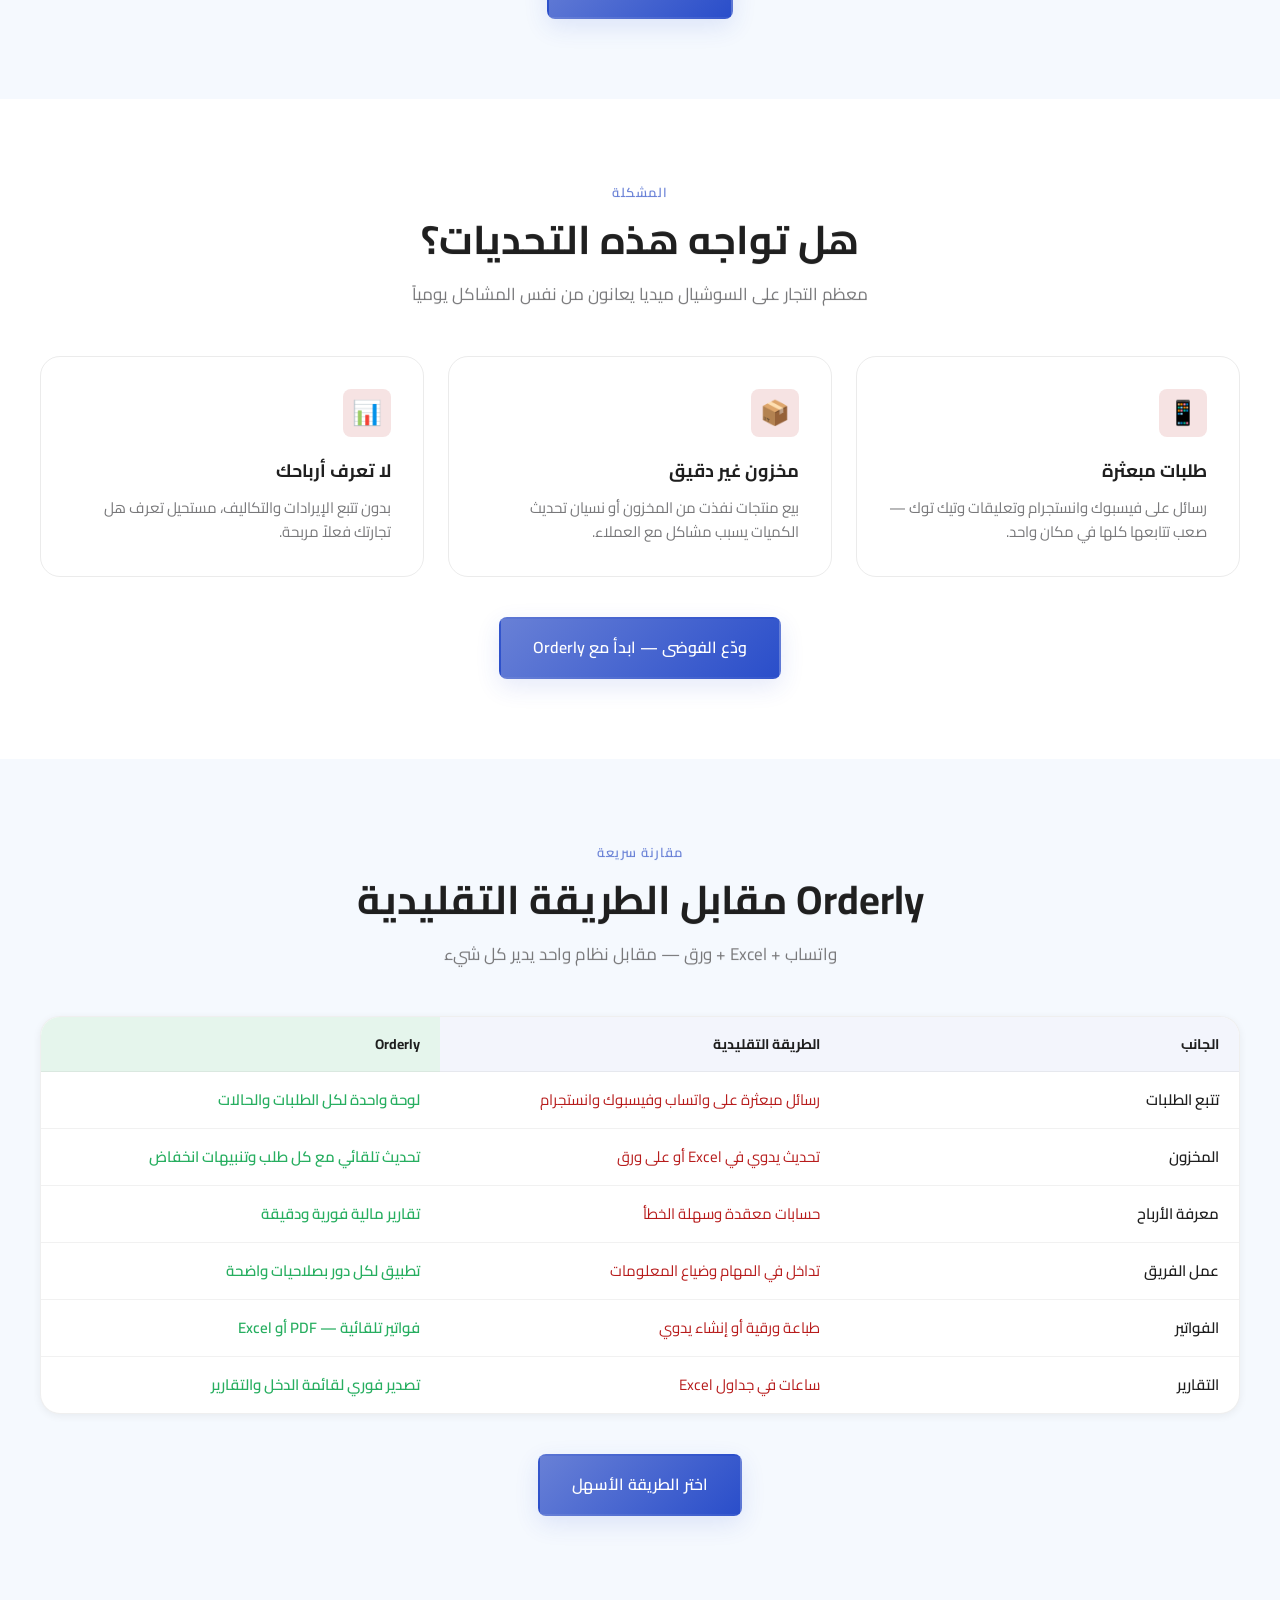
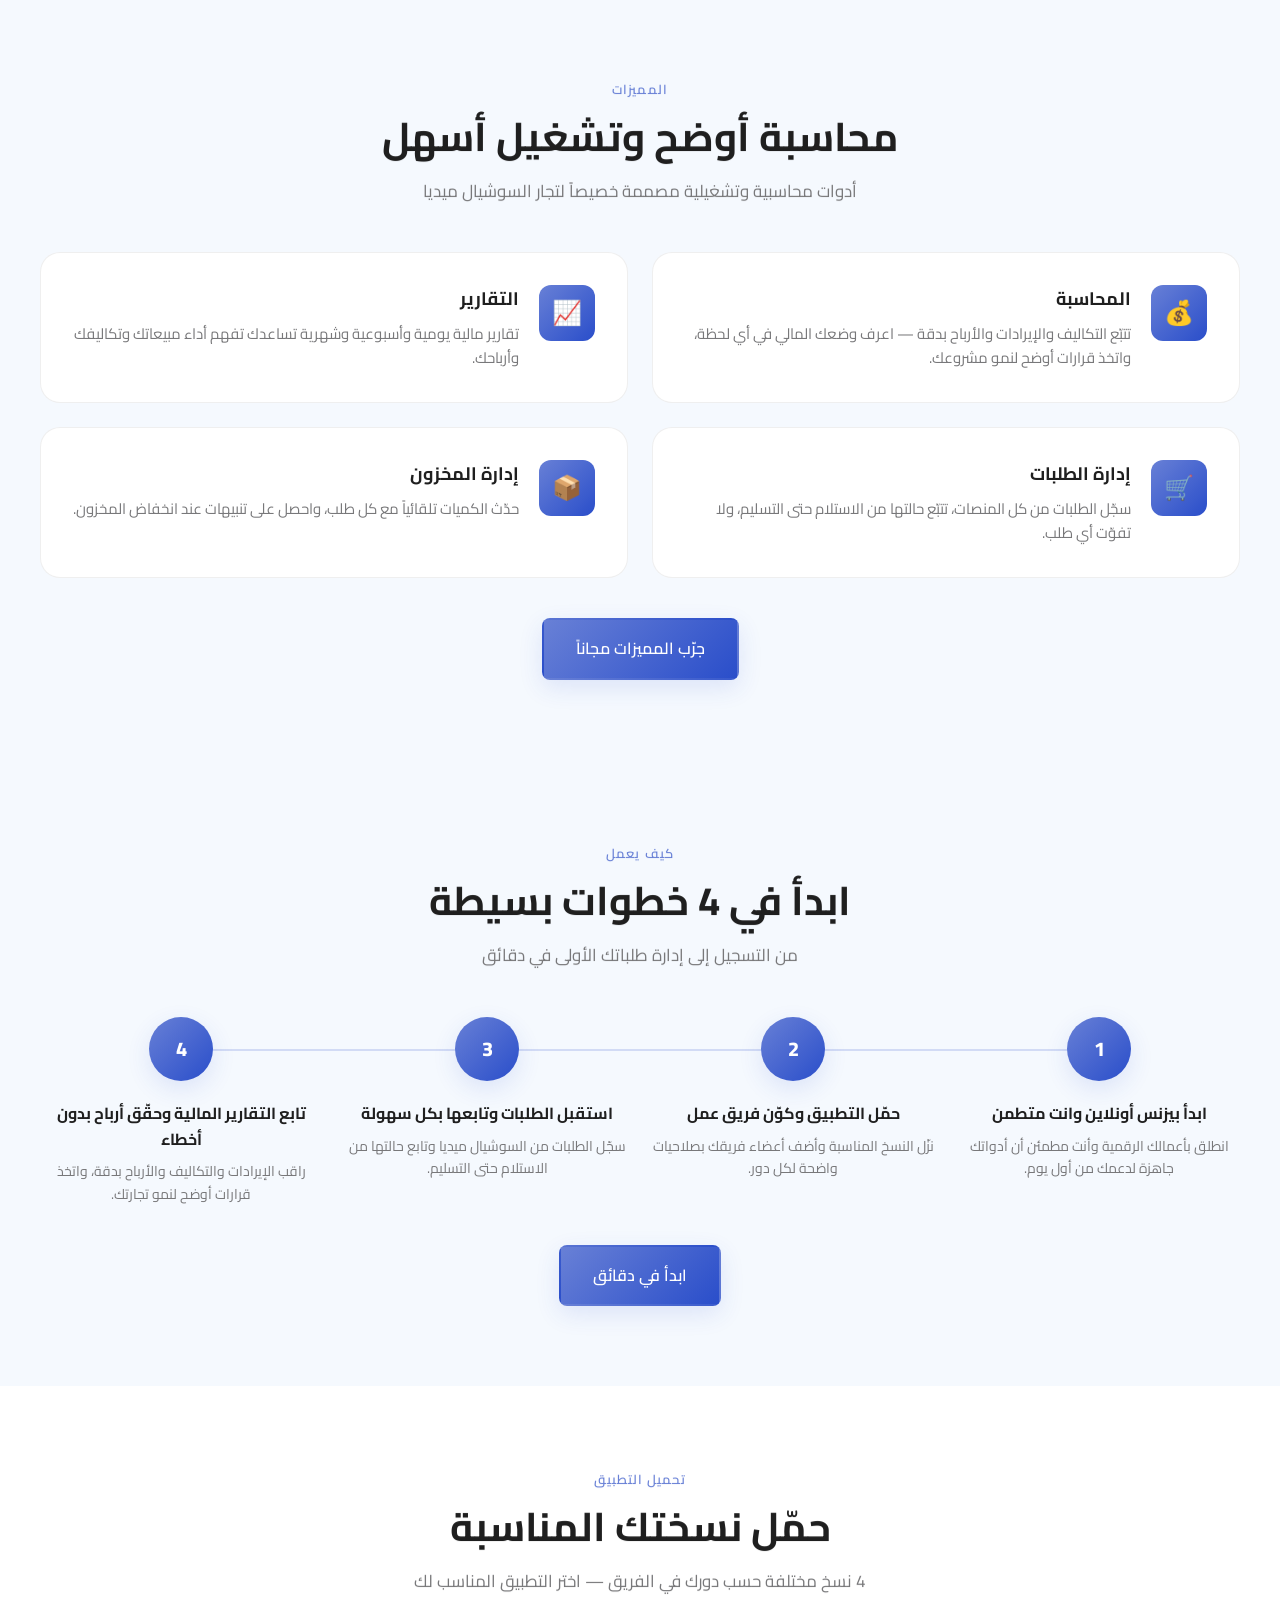
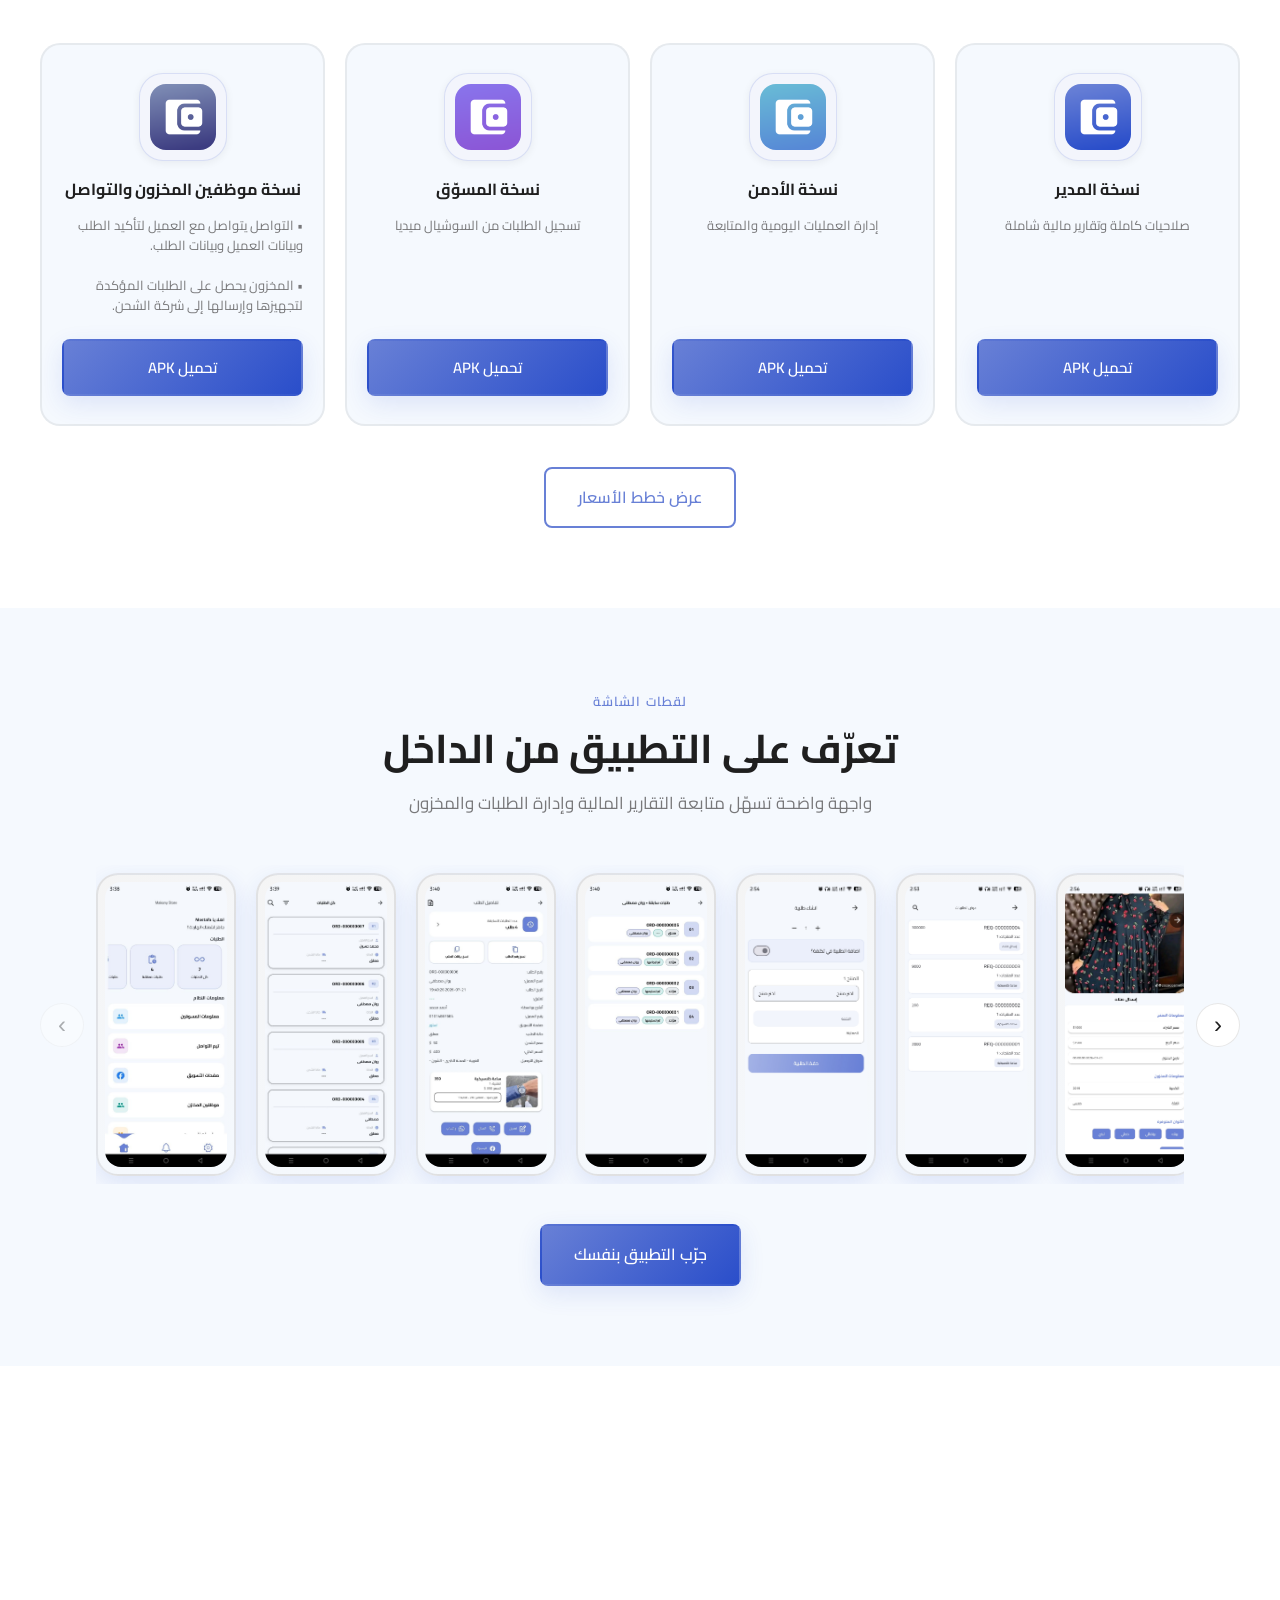
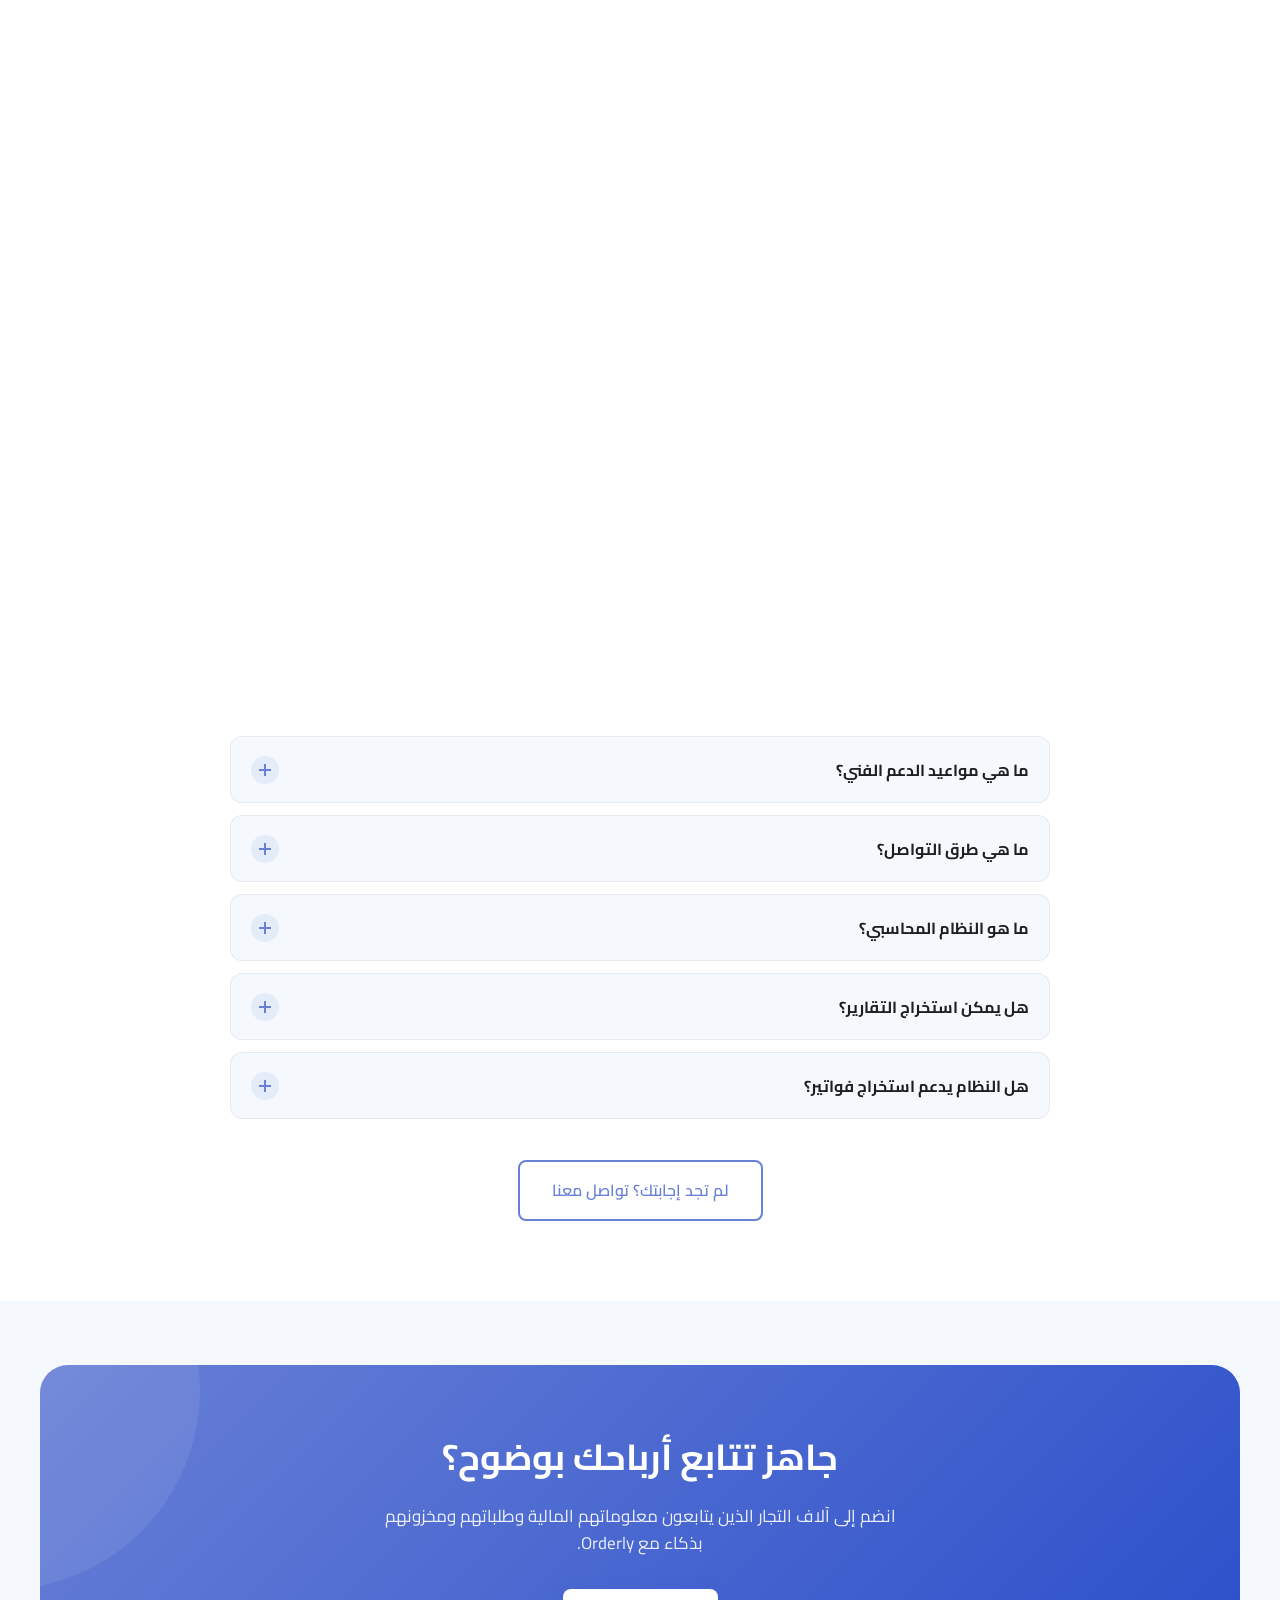
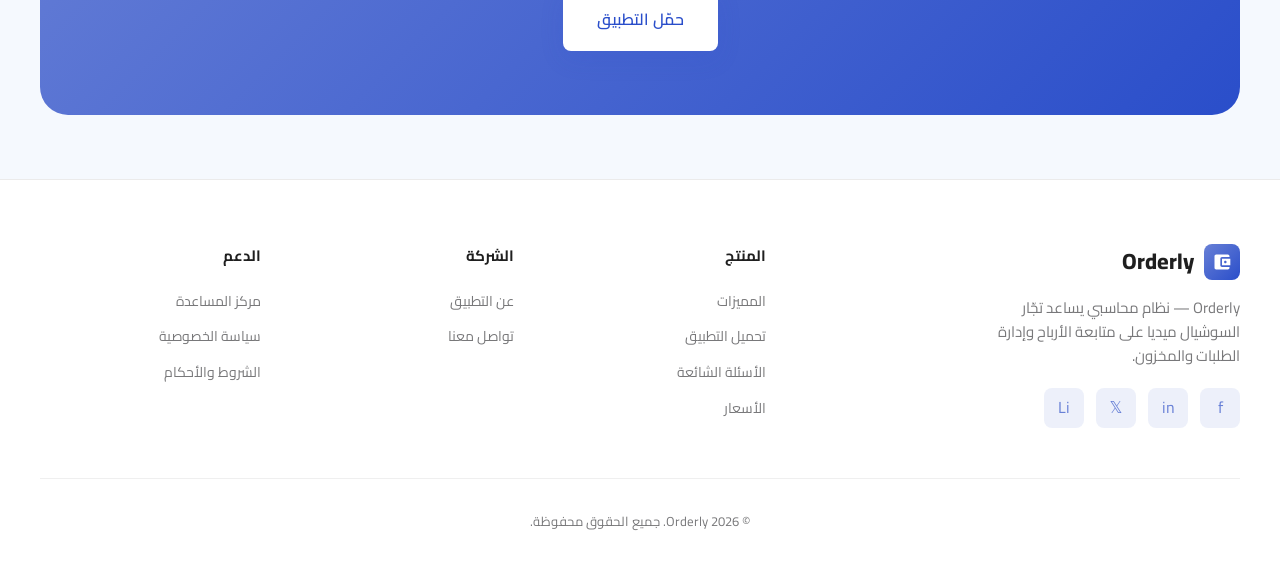
<file: html/index.html>
﻿<!DOCTYPE html>
<html lang="ar">
<head>
  <meta charset="UTF-8">
  <meta http-equiv="refresh" content="0; url=../index.html">
  <script>location.replace('../index.html');</script>
</head>
<body></body>
</html>
</file>
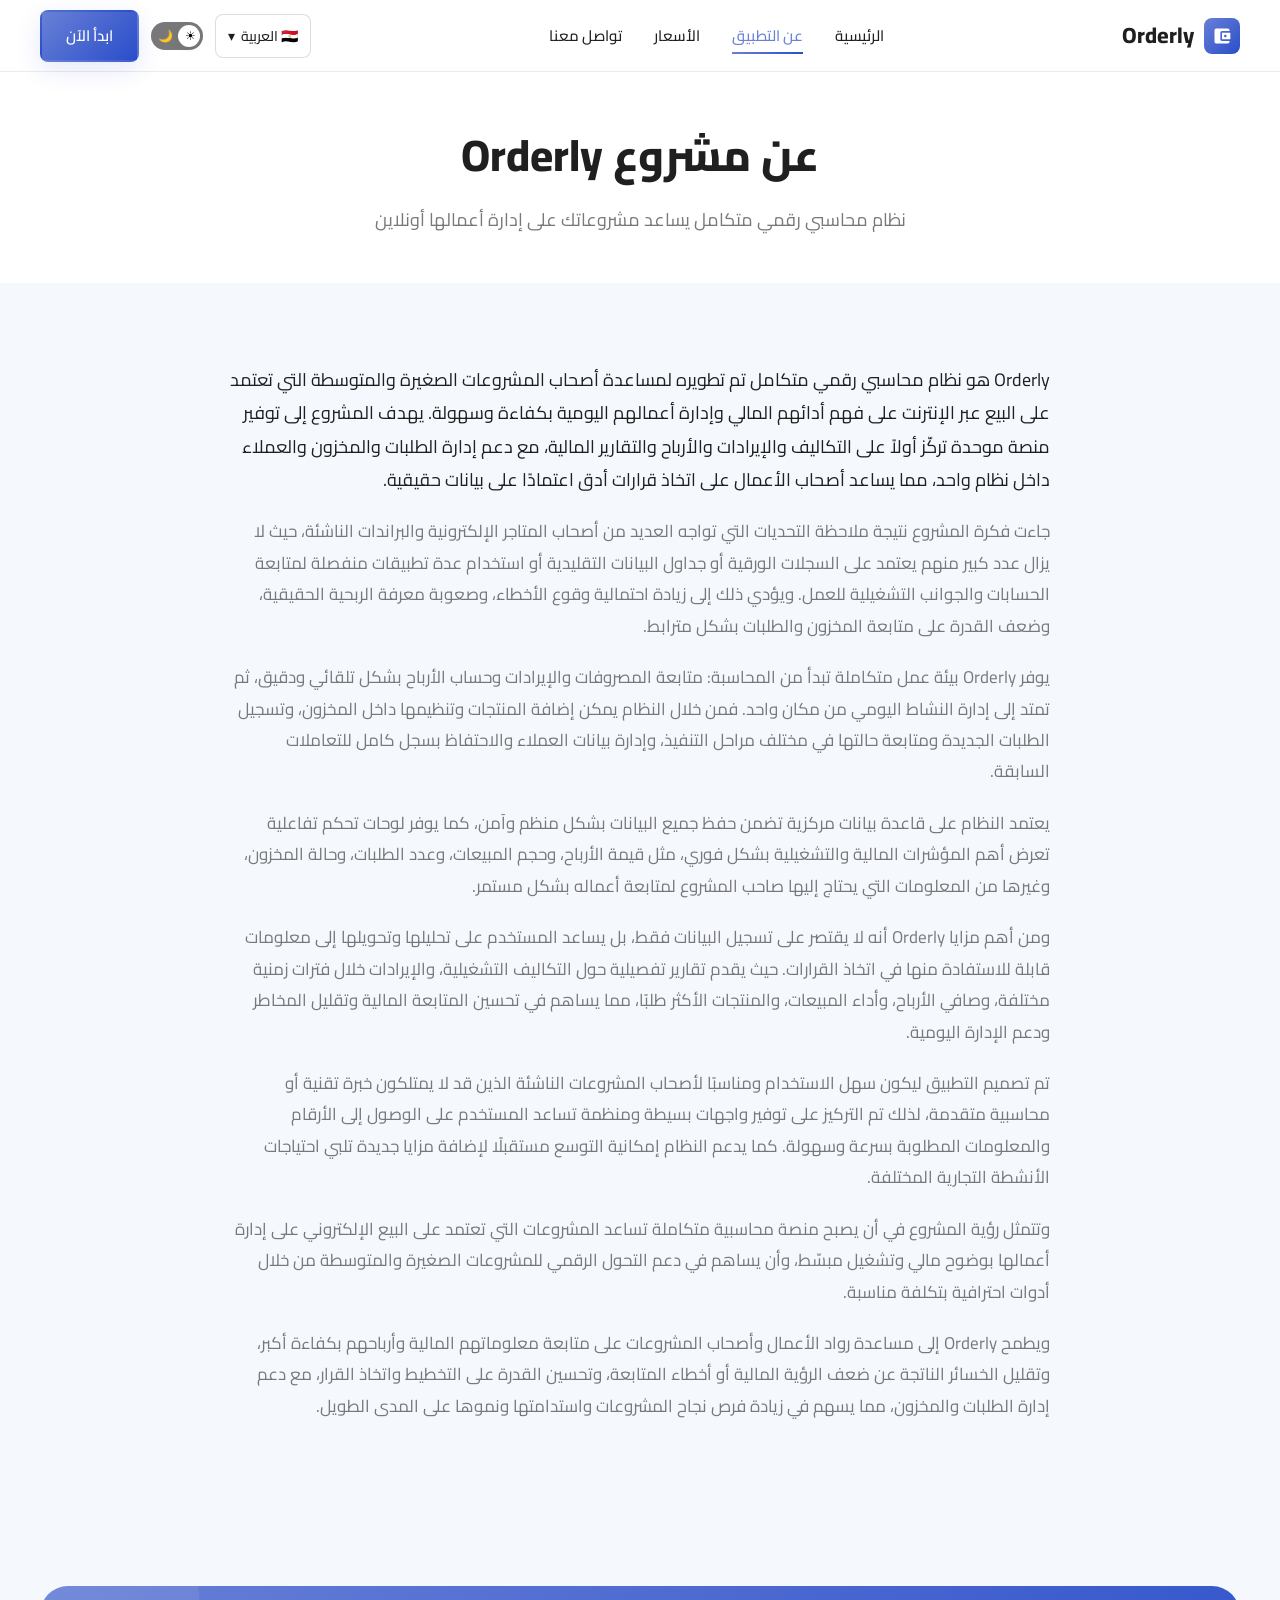
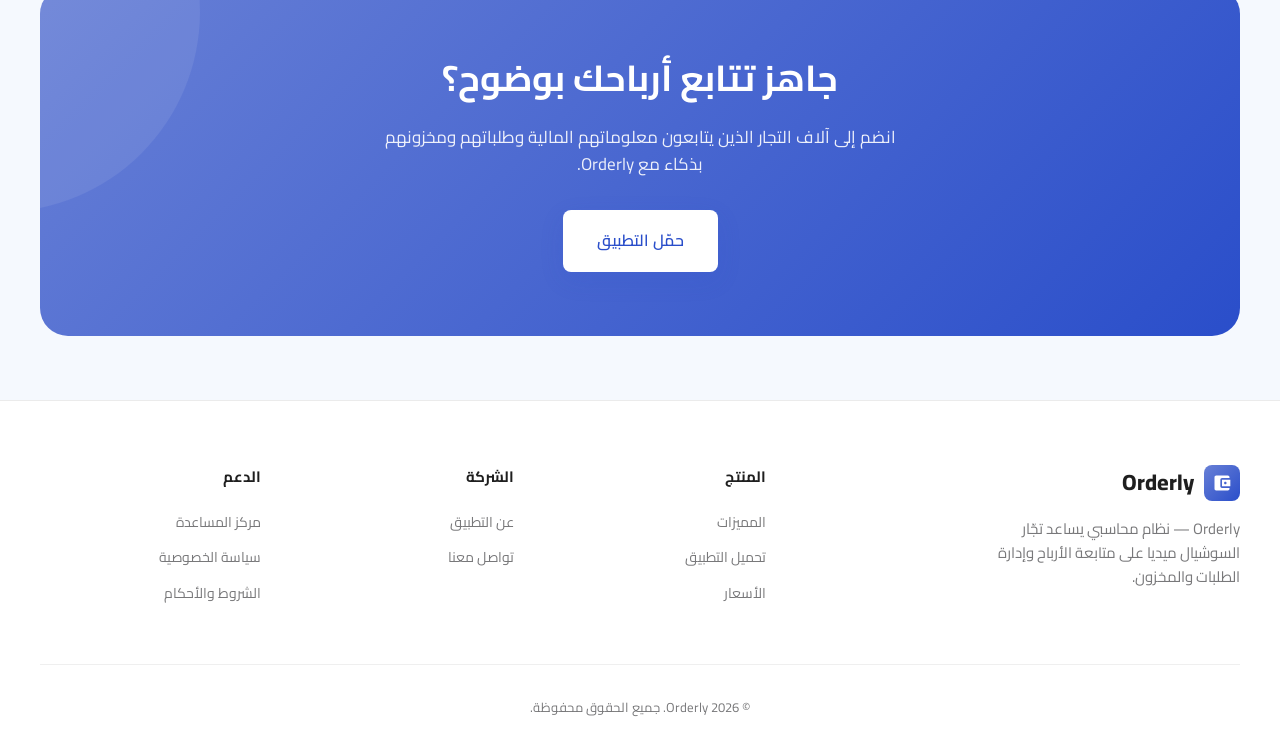
<file: about-us.html>
﻿<!DOCTYPE html>
<html lang="ar">
<head>
  <meta name="robots" content="noindex,nofollow">
  <meta charset="UTF-8">
  <meta http-equiv="refresh" content="0; url=about.html">
  <script>location.replace('about.html');</script>
  <title>Redirecting…</title>
</head>
<body></body>
</html>
</file>
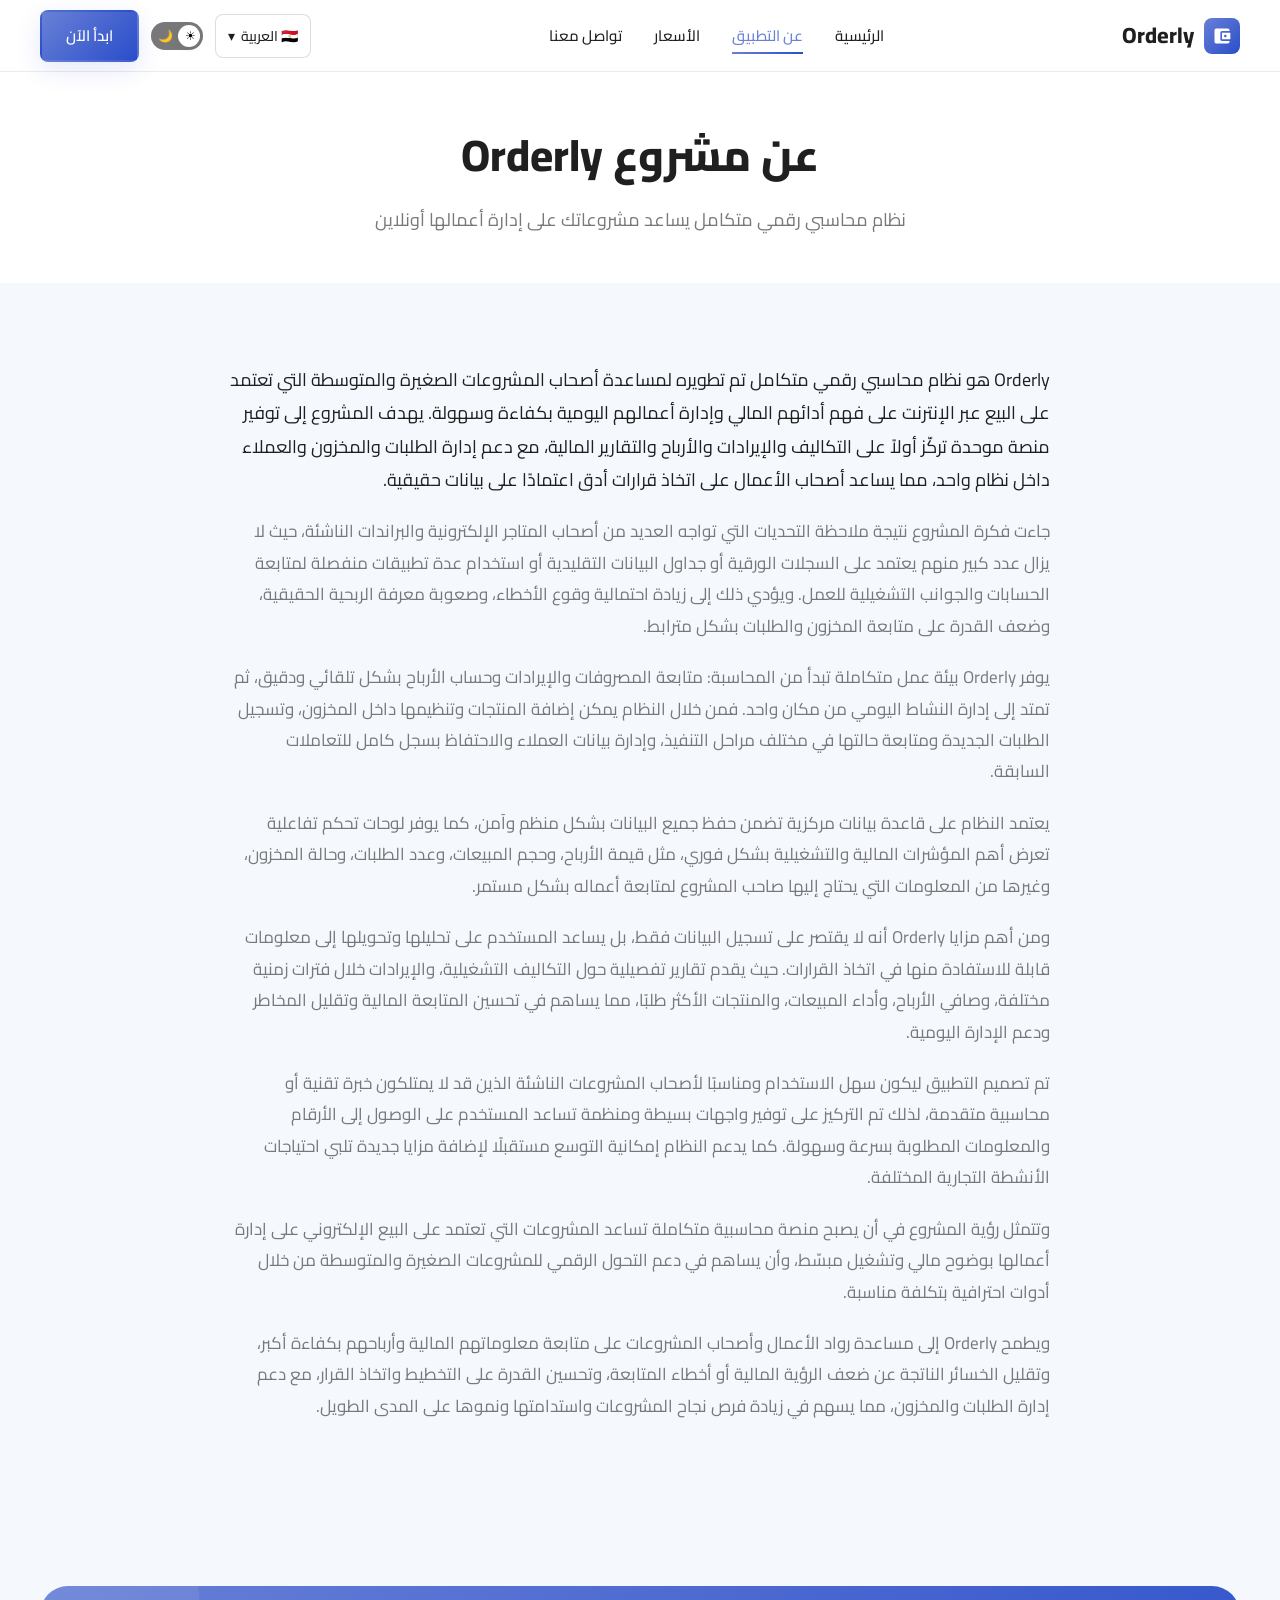
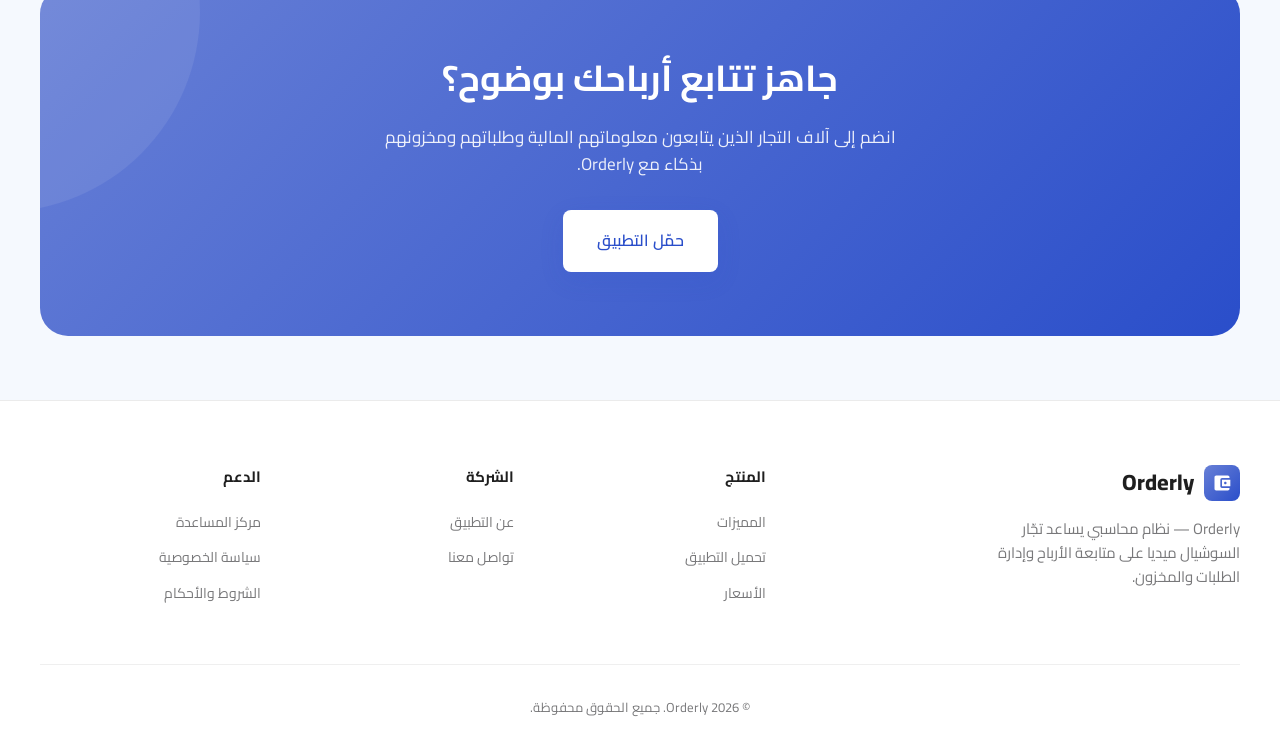
<file: about.html>
﻿<!DOCTYPE html>
<html lang="ar" dir="rtl">
<head>
  <meta charset="UTF-8">
  <meta name="viewport" content="width=device-width, initial-scale=1.0">
  <title>عن التطبيق — Orderly</title>
  <link rel="icon" type="image/png" href="assets/logos/manager_logo.png">
  <link rel="apple-touch-icon" href="assets/logos/manager_logo.png">
  <!-- orderly-seo-head -->
  <meta name="description" content="تعرّف على مشروع Orderly: نظام محاسبي يساعد المشروعات أونلاين على متابعة الأرباح وإدارة الطلبات والمخزون من مكان واحد.">
  <meta name="keywords" content="Orderly, عن التطبيق, نظام محاسبي, تجارة إلكترونية">
  <meta name="author" content="Orderly">
  <meta name="robots" content="index,follow">
  <meta name="googlebot" content="index,follow">
  <meta name="referrer" content="strict-origin-when-cross-origin">
  <meta name="theme-color" content="#2A4ECA">
  <meta name="format-detection" content="telephone=no">
  <meta name="google-site-verification" content="">
  <meta name="msvalidate.01" content="">
  <link rel="canonical" href="./about.html">
  <link rel="manifest" href="site.webmanifest">
  <meta property="og:type" content="website">
  <meta property="og:site_name" content="Orderly">
  <meta property="og:title" content="عن التطبيق — Orderly">
  <meta property="og:description" content="تعرّف على مشروع Orderly: نظام محاسبي يساعد المشروعات أونلاين على متابعة الأرباح وإدارة الطلبات والمخزون من مكان واحد.">
  <meta property="og:image" content="assets/logos/manager_logo.png">
  <meta property="og:url" content="./about.html">
  <meta property="og:locale" content="ar_EG">
  <meta name="twitter:card" content="summary_large_image">
  <meta name="twitter:title" content="عن التطبيق — Orderly">
  <meta name="twitter:description" content="تعرّف على مشروع Orderly: نظام محاسبي يساعد المشروعات أونلاين على متابعة الأرباح وإدارة الطلبات والمخزون من مكان واحد.">
  <meta name="twitter:image" content="assets/logos/manager_logo.png">
  <link rel="dns-prefetch" href="https://fonts.googleapis.com">
  <link rel="dns-prefetch" href="https://fonts.gstatic.com">
<!-- /orderly-seo-head -->
  <link rel="preconnect" href="https://fonts.googleapis.com">
  <link rel="preconnect" href="https://fonts.gstatic.com" crossorigin>
  <link href="https://fonts.googleapis.com/css2?family=Cairo:wght@400;500;600;700;800&family=Inter:wght@400;500;600;700;800&display=swap" rel="stylesheet">
  <script src="js/theme-init.js"></script>
  <link rel="stylesheet" href="css/style.css">
</head>
<body data-page="about">
  <a class="skip-link" href="#main-content">Skip to content</a>

  <nav class="navbar">
    <div class="container">
      <a href="index.html" class="logo">
        <span class="logo-icon" aria-hidden="true"><svg viewBox="0 0 24 24" fill="currentColor"><path d="M21 18v1c0 1.1-.9 2-2 2H5c-1.11 0-2-.9-2-2V5c0-1.1.89-2 2-2h14c1.1 0 2 .9 2 2v1h-9c-1.11 0-2 .9-2 2v8c0 1.1.89 2 2 2h9zm-9-2h10V8H12v8zm4-2.5c-.83 0-1.5-.67-1.5-1.5s.67-1.5 1.5-1.5 1.5.67 1.5 1.5-.67 1.5-1.5 1.5z"/></svg></span>
        Orderly
      </a>
      <ul class="nav-links" id="primary-nav">
        <li><a href="index.html" data-i18n="nav.home"></a></li>
        <li><a href="about.html" data-i18n="nav.aboutProject"></a></li>
        <li><a href="pricing.html" data-i18n="nav.pricing"></a></li>
        <li><a href="contact.html" data-i18n="nav.contact"></a></li>
      </ul>
      <div class="nav-actions">
        <div class="lang-switcher">
          <button class="lang-btn" type="button" data-i18n-aria="common.langSwitcher">
            <span class="lang-btn-label">🇪🇬 العربية</span>
            <span>▾</span>
          </button>
          <div class="lang-dropdown"></div>
        </div>
        <button class="theme-toggle" type="button" data-i18n-aria="common.themeToggle" aria-pressed="false">
          <span class="icon-sun">☀</span>
          <span class="icon-moon">🌙</span>
        </button>
        <a href="index.html#download" class="btn btn-primary" data-i18n="nav.getStarted"></a>
        <button class="menu-toggle" type="button" aria-label="Menu" aria-expanded="false" aria-controls="primary-nav">
          <span></span><span></span><span></span>
        </button>
      </div>
    </div>
  </nav>

  <main id="main-content">
  <section class="page-hero">
    <div class="container">
      <h1 data-i18n="aboutProject.heroTitle"></h1>
      <p data-i18n="aboutProject.heroDesc"></p>
    </div>
  </section>

  <section class="section">
    <div class="container about-project-content">
      <p data-i18n="aboutProject.p1"></p>
      <p data-i18n="aboutProject.p2"></p>
      <p data-i18n="aboutProject.p3"></p>
      <p data-i18n="aboutProject.p4"></p>
      <p data-i18n="aboutProject.p5"></p>
      <p data-i18n="aboutProject.p6"></p>
      <p data-i18n="aboutProject.p7"></p>
      <p data-i18n="aboutProject.p8"></p>
    </div>
  </section>

  <section class="cta-banner">
    <div class="container">
      <div class="cta-inner">
        <h2 data-i18n="cta.title"></h2>
        <p data-i18n="cta.desc"></p>
        <a href="index.html#download" class="btn btn-primary btn-lg" data-i18n="cta.button"></a>
      </div>
    </div>
  </section>
  </main>


  <footer class="footer">
    <div class="container">
      <div class="footer-grid">
        <div class="footer-brand">
          <a href="index.html" class="logo">
            <span class="logo-icon" aria-hidden="true"><svg viewBox="0 0 24 24" fill="currentColor"><path d="M21 18v1c0 1.1-.9 2-2 2H5c-1.11 0-2-.9-2-2V5c0-1.1.89-2 2-2h14c1.1 0 2 .9 2 2v1h-9c-1.11 0-2 .9-2 2v8c0 1.1.89 2 2 2h9zm-9-2h10V8H12v8zm4-2.5c-.83 0-1.5-.67-1.5-1.5s.67-1.5 1.5-1.5 1.5.67 1.5 1.5-.67 1.5-1.5 1.5z"/></svg></span>
            Orderly
          </a>
          <p data-i18n="footer.desc"></p>
        </div>
        <div class="footer-col">
          <h4 data-i18n="footer.product"></h4>
          <ul>
            <li><a href="index.html#features" data-i18n="footer.features"></a></li>
            <li><a href="index.html#download" data-i18n="download.label"></a></li>
            <li><a href="pricing.html" data-i18n="footer.pricing"></a></li>
          </ul>
        </div>
        <div class="footer-col">
          <h4 data-i18n="footer.company"></h4>
          <ul>
            <li><a href="about.html" data-i18n="footer.aboutProject"></a></li>
            <li><a href="contact.html" data-i18n="footer.contact"></a></li>
          </ul>
        </div>
        <div class="footer-col">
          <h4 data-i18n="footer.support"></h4>
          <ul>
            <li><a href="contact.html" data-i18n="footer.help"></a></li>
            <li><a href="privacy.html" data-i18n="footer.privacy"></a></li>
            <li><a href="terms.html" data-i18n="footer.terms"></a></li>
          </ul>
        </div>
      </div>
      <div class="footer-bottom">
        <span>© 2026 Orderly. <span data-i18n="footer.rights"></span></span>
      </div>
    </div>
  </footer>

  <script src="js/site-config.js" defer></script>
  <script src="js/theme.js" defer></script>
  <script src="js/i18n.js" defer></script>
  <script src="js/seo.js" defer></script>
  <script src="js/main.js" defer></script>
</body>
</html>
</file>
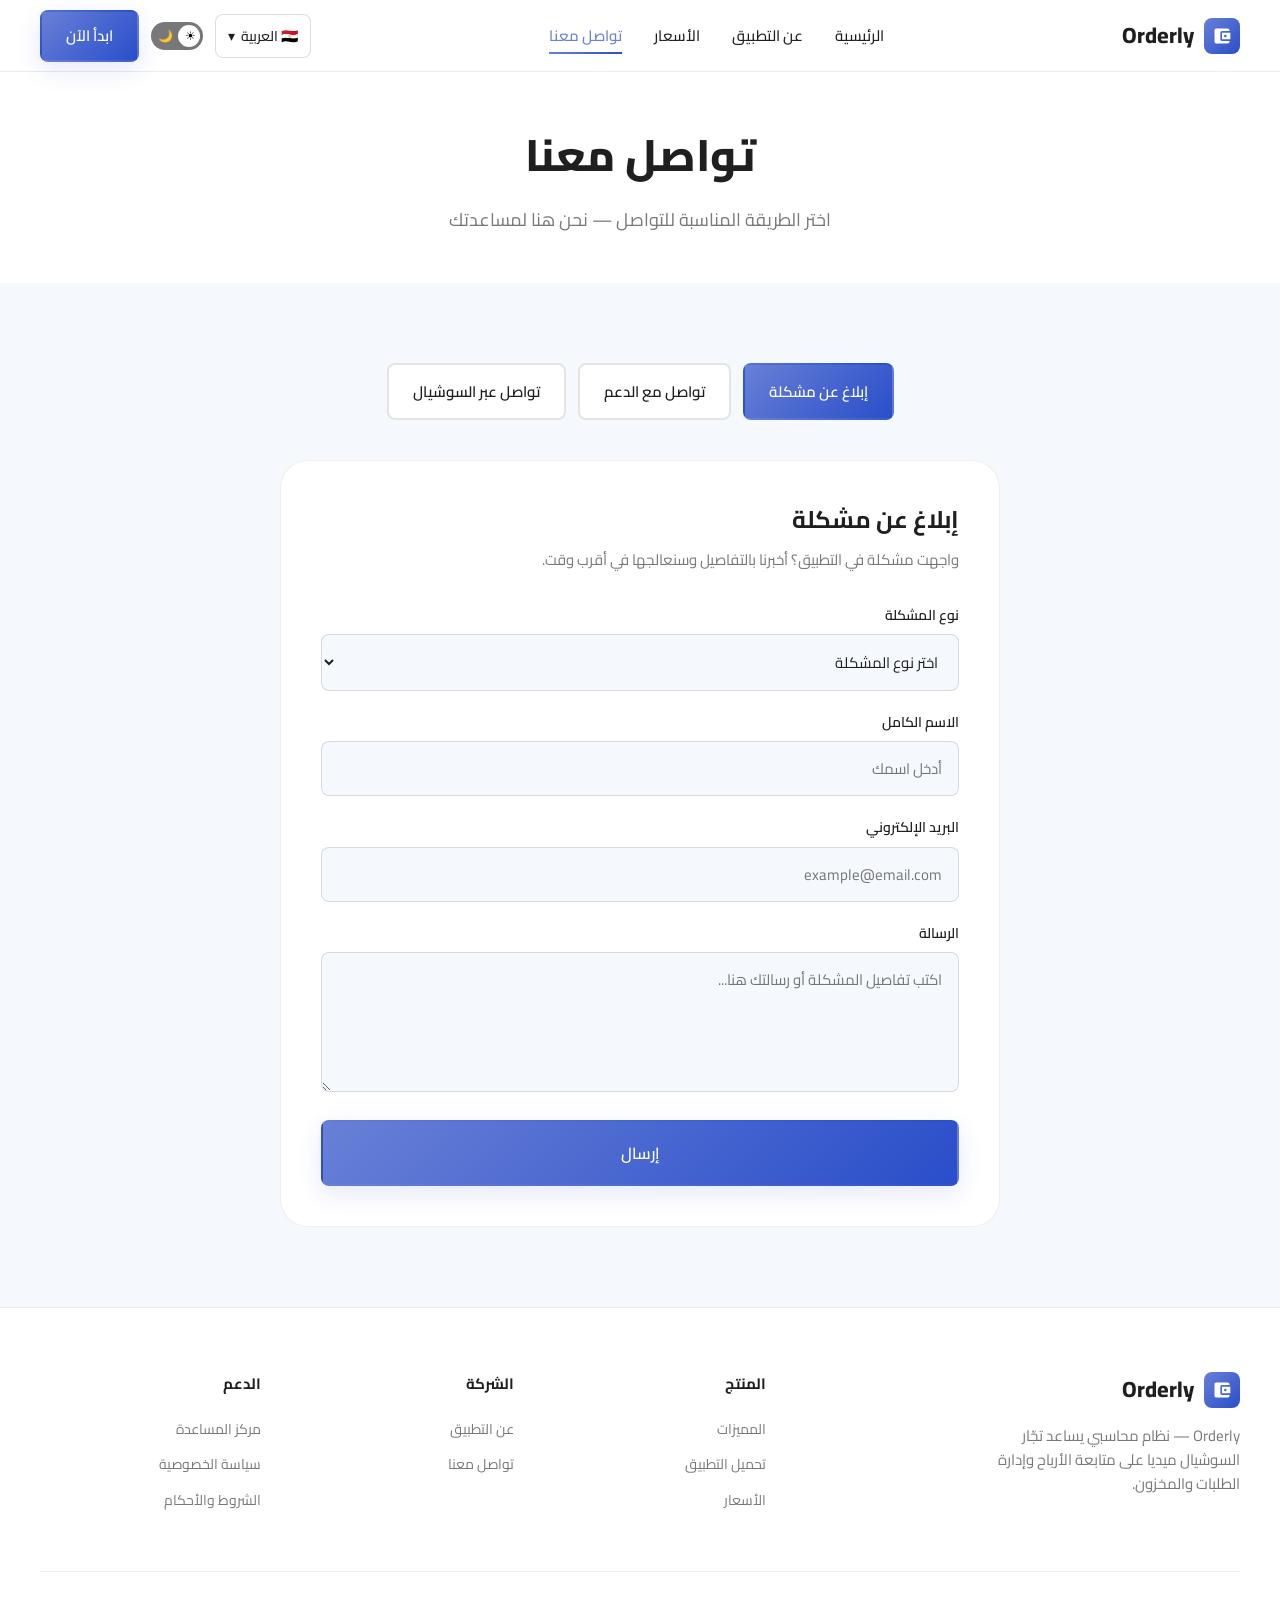
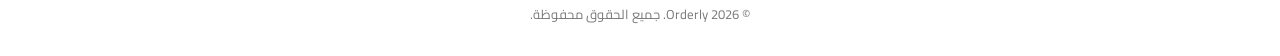
<file: contact.html>
﻿<!DOCTYPE html>
<html lang="ar" dir="rtl">
<head>
  <meta charset="UTF-8">
  <meta name="viewport" content="width=device-width, initial-scale=1.0">
  <title>تواصل معنا — Orderly</title>
  <link rel="icon" type="image/png" href="assets/logos/manager_logo.png">
  <link rel="apple-touch-icon" href="assets/logos/manager_logo.png">
  <!-- orderly-seo-head -->
  <meta name="description" content="تواصل مع دعم Orderly عبر النموذج أو الواتساب أو البريد — نحن هنا لمساعدتك.">
  <meta name="keywords" content="Orderly, دعم, تواصل, مساعدة">
  <meta name="author" content="Orderly">
  <meta name="robots" content="index,follow">
  <meta name="googlebot" content="index,follow">
  <meta name="referrer" content="strict-origin-when-cross-origin">
  <meta name="theme-color" content="#2A4ECA">
  <meta name="format-detection" content="telephone=no">
  <meta name="google-site-verification" content="">
  <meta name="msvalidate.01" content="">
  <link rel="canonical" href="./contact.html">
  <link rel="manifest" href="site.webmanifest">
  <meta property="og:type" content="website">
  <meta property="og:site_name" content="Orderly">
  <meta property="og:title" content="تواصل معنا — Orderly">
  <meta property="og:description" content="تواصل مع دعم Orderly عبر النموذج أو الواتساب أو البريد — نحن هنا لمساعدتك.">
  <meta property="og:image" content="assets/logos/manager_logo.png">
  <meta property="og:url" content="./contact.html">
  <meta property="og:locale" content="ar_EG">
  <meta name="twitter:card" content="summary_large_image">
  <meta name="twitter:title" content="تواصل معنا — Orderly">
  <meta name="twitter:description" content="تواصل مع دعم Orderly عبر النموذج أو الواتساب أو البريد — نحن هنا لمساعدتك.">
  <meta name="twitter:image" content="assets/logos/manager_logo.png">
  <link rel="dns-prefetch" href="https://fonts.googleapis.com">
  <link rel="dns-prefetch" href="https://fonts.gstatic.com">
<!-- /orderly-seo-head -->
  <link rel="preconnect" href="https://fonts.googleapis.com">
  <link rel="preconnect" href="https://fonts.gstatic.com" crossorigin>
  <link href="https://fonts.googleapis.com/css2?family=Cairo:wght@400;500;600;700;800&family=Inter:wght@400;500;600;700;800&display=swap" rel="stylesheet">
  <script src="js/theme-init.js"></script>
  <link rel="stylesheet" href="css/style.css">
</head>
<body data-page="contact">
  <a class="skip-link" href="#main-content">Skip to content</a>

  <nav class="navbar">
    <div class="container">
      <a href="index.html" class="logo">
        <span class="logo-icon" aria-hidden="true"><svg viewBox="0 0 24 24" fill="currentColor"><path d="M21 18v1c0 1.1-.9 2-2 2H5c-1.11 0-2-.9-2-2V5c0-1.1.89-2 2-2h14c1.1 0 2 .9 2 2v1h-9c-1.11 0-2 .9-2 2v8c0 1.1.89 2 2 2h9zm-9-2h10V8H12v8zm4-2.5c-.83 0-1.5-.67-1.5-1.5s.67-1.5 1.5-1.5 1.5.67 1.5 1.5-.67 1.5-1.5 1.5z"/></svg></span>
        Orderly
      </a>
      <ul class="nav-links" id="primary-nav">
        <li><a href="index.html" data-i18n="nav.home"></a></li>
        <li><a href="about.html" data-i18n="nav.aboutProject"></a></li>
        <li><a href="pricing.html" data-i18n="nav.pricing"></a></li>
        <li><a href="contact.html" data-i18n="nav.contact"></a></li>
      </ul>
      <div class="nav-actions">
        <div class="lang-switcher">
          <button class="lang-btn" type="button" data-i18n-aria="common.langSwitcher">
            <span class="lang-btn-label">🇪🇬 العربية</span>
            <span>▾</span>
          </button>
          <div class="lang-dropdown"></div>
        </div>
        <button class="theme-toggle" type="button" data-i18n-aria="common.themeToggle" aria-pressed="false">
          <span class="icon-sun">☀</span>
          <span class="icon-moon">🌙</span>
        </button>
        <a href="index.html#download" class="btn btn-primary" data-i18n="nav.getStarted"></a>
        <button class="menu-toggle" type="button" aria-label="Menu" aria-expanded="false" aria-controls="primary-nav">
          <span></span><span></span><span></span>
        </button>
      </div>
    </div>
  </nav>

  <main id="main-content">
  <section class="page-hero">
    <div class="container">
      <h1 data-i18n="contact.heroTitle"></h1>
      <p data-i18n="contact.heroDesc"></p>
    </div>
  </section>

  <section class="section">
    <div class="container">
      <div class="contact-tabs">
        <button type="button" class="contact-tab active" data-tab="report" data-i18n="contact.tabReport"></button>
        <button type="button" class="contact-tab" data-tab="direct" data-i18n="contact.tabDirect"></button>
        <button type="button" class="contact-tab" data-tab="social" data-i18n="contact.tabSocial"></button>
      </div>

      <!-- Report Issue -->
      <div class="contact-panel active contact-form-wrap" data-panel="report">
        <h2 data-i18n="contact.reportTitle"></h2>
        <p data-i18n="contact.reportDesc"></p>
        <form data-contact-form novalidate>
          <div class="form-success" data-i18n="contact.successMsg"></div>
          <div class="form-group">
            <label for="issue-type" data-i18n="contact.issueLabel"></label>
            <select id="issue-type" required>
              <option value="" data-i18n="contact.issuePlaceholder"></option>
              <option value="bug" data-i18n="contact.issueBug"></option>
              <option value="account" data-i18n="contact.issueAccount"></option>
              <option value="payment" data-i18n="contact.issuePayment"></option>
              <option value="other" data-i18n="contact.issueOther"></option>
            </select>
            <span class="form-error" data-i18n="contact.errorRequired"></span>
          </div>
          <div class="form-group">
            <label for="report-name" data-i18n="contact.nameLabel"></label>
            <input type="text" id="report-name" required data-min="2" data-i18n-placeholder="contact.namePlaceholder">
            <span class="form-error" data-i18n="contact.errorRequired"></span>
          </div>
          <div class="form-group">
            <label for="report-email" data-i18n="contact.emailFormLabel"></label>
            <input type="email" id="report-email" required data-pattern="^[^\s@]+@[^\s@]+\.[^\s@]+$" data-i18n-placeholder="contact.emailPlaceholder">
            <span class="form-error" data-i18n="contact.errorEmail"></span>
          </div>
          <div class="form-group">
            <label for="report-message" data-i18n="contact.messageLabel"></label>
            <textarea id="report-message" required data-min="10" data-i18n-placeholder="contact.messagePlaceholder"></textarea>
            <span class="form-error" data-i18n="contact.errorMin"></span>
          </div>
          <button type="submit" class="btn btn-primary btn-block btn-lg" data-i18n="contact.submitBtn"></button>
        </form>
      </div>

      <!-- Direct Support -->
      <div class="contact-panel contact-form-wrap" data-panel="direct">
        <h2 data-i18n="contact.directTitle"></h2>
        <p data-i18n="contact.directDesc"></p>
        <form data-contact-form novalidate>
          <div class="form-success" data-i18n="contact.successMsg"></div>
          <div class="form-group">
            <label for="direct-name" data-i18n="contact.nameLabel"></label>
            <input type="text" id="direct-name" required data-min="2" data-i18n-placeholder="contact.namePlaceholder">
            <span class="form-error" data-i18n="contact.errorRequired"></span>
          </div>
          <div class="form-group">
            <label for="direct-email" data-i18n="contact.emailFormLabel"></label>
            <input type="email" id="direct-email" required data-pattern="^[^\s@]+@[^\s@]+\.[^\s@]+$" data-i18n-placeholder="contact.emailPlaceholder">
            <span class="form-error" data-i18n="contact.errorEmail"></span>
          </div>
          <div class="form-group">
            <label for="direct-subject" data-i18n="contact.subjectLabel"></label>
            <input type="text" id="direct-subject" required data-min="3" data-i18n-placeholder="contact.subjectPlaceholder">
            <span class="form-error" data-i18n="contact.errorRequired"></span>
          </div>
          <div class="form-group">
            <label for="direct-message" data-i18n="contact.messageLabel"></label>
            <textarea id="direct-message" required data-min="10" data-i18n-placeholder="contact.messagePlaceholder"></textarea>
            <span class="form-error" data-i18n="contact.errorMin"></span>
          </div>
          <button type="submit" class="btn btn-primary btn-block btn-lg" data-i18n="contact.submitBtn"></button>
        </form>
      </div>

      <!-- Social Channels -->
      <div class="contact-panel" data-panel="social">
        <div class="section-header" style="margin-bottom:2rem">
          <h2 class="section-title" data-i18n="contact.socialTitle"></h2>
          <p class="section-desc" data-i18n="contact.socialDesc"></p>
        </div>
        <div class="social-contact-grid">
          <div class="social-contact-card">
            <div class="sc-icon">📘</div>
            <h3 data-i18n="contact.fbTitle"></h3>
            <p data-i18n="contact.fbDesc"></p>
            <button type="button" class="btn btn-outline btn-block" data-i18n="contact.fbBtn"></button>
          </div>
          <div class="social-contact-card">
            <div class="sc-icon">💬</div>
            <h3 data-i18n="contact.waTitle"></h3>
            <p data-i18n="contact.waDesc"></p>
            <button type="button" class="btn btn-primary btn-block" data-i18n="contact.waBtn"></button>
          </div>
          <div class="social-contact-card">
            <div class="sc-icon">✉️</div>
            <h3 data-i18n="contact.emailTitle"></h3>
            <p data-i18n="contact.emailDesc"></p>
            <button type="button" class="btn btn-outline btn-block" data-i18n="contact.emailBtn"></button>
          </div>
        </div>
      </div>
    </div>
  </section>
  </main>


  <footer class="footer">
    <div class="container">
      <div class="footer-grid">
        <div class="footer-brand">
          <a href="index.html" class="logo">
            <span class="logo-icon" aria-hidden="true"><svg viewBox="0 0 24 24" fill="currentColor"><path d="M21 18v1c0 1.1-.9 2-2 2H5c-1.11 0-2-.9-2-2V5c0-1.1.89-2 2-2h14c1.1 0 2 .9 2 2v1h-9c-1.11 0-2 .9-2 2v8c0 1.1.89 2 2 2h9zm-9-2h10V8H12v8zm4-2.5c-.83 0-1.5-.67-1.5-1.5s.67-1.5 1.5-1.5 1.5.67 1.5 1.5-.67 1.5-1.5 1.5z"/></svg></span>
            Orderly
          </a>
          <p data-i18n="footer.desc"></p>
        </div>
        <div class="footer-col">
          <h4 data-i18n="footer.product"></h4>
          <ul>
            <li><a href="index.html#features" data-i18n="footer.features"></a></li>
            <li><a href="index.html#download" data-i18n="download.label"></a></li>
            <li><a href="pricing.html" data-i18n="footer.pricing"></a></li>
          </ul>
        </div>
        <div class="footer-col">
          <h4 data-i18n="footer.company"></h4>
          <ul>
            <li><a href="about.html" data-i18n="footer.aboutProject"></a></li>
            <li><a href="contact.html" data-i18n="footer.contact"></a></li>
          </ul>
        </div>
        <div class="footer-col">
          <h4 data-i18n="footer.support"></h4>
          <ul>
            <li><a href="contact.html" data-i18n="footer.help"></a></li>
            <li><a href="privacy.html" data-i18n="footer.privacy"></a></li>
            <li><a href="terms.html" data-i18n="footer.terms"></a></li>
          </ul>
        </div>
      </div>
      <div class="footer-bottom">
        <span>© 2026 Orderly. <span data-i18n="footer.rights"></span></span>
      </div>
    </div>
  </footer>

  <script src="js/site-config.js" defer></script>
  <script src="js/theme.js" defer></script>
  <script src="js/i18n.js" defer></script>
  <script src="js/seo.js" defer></script>
  <script src="js/main.js" defer></script>
</body>
</html>
</file>
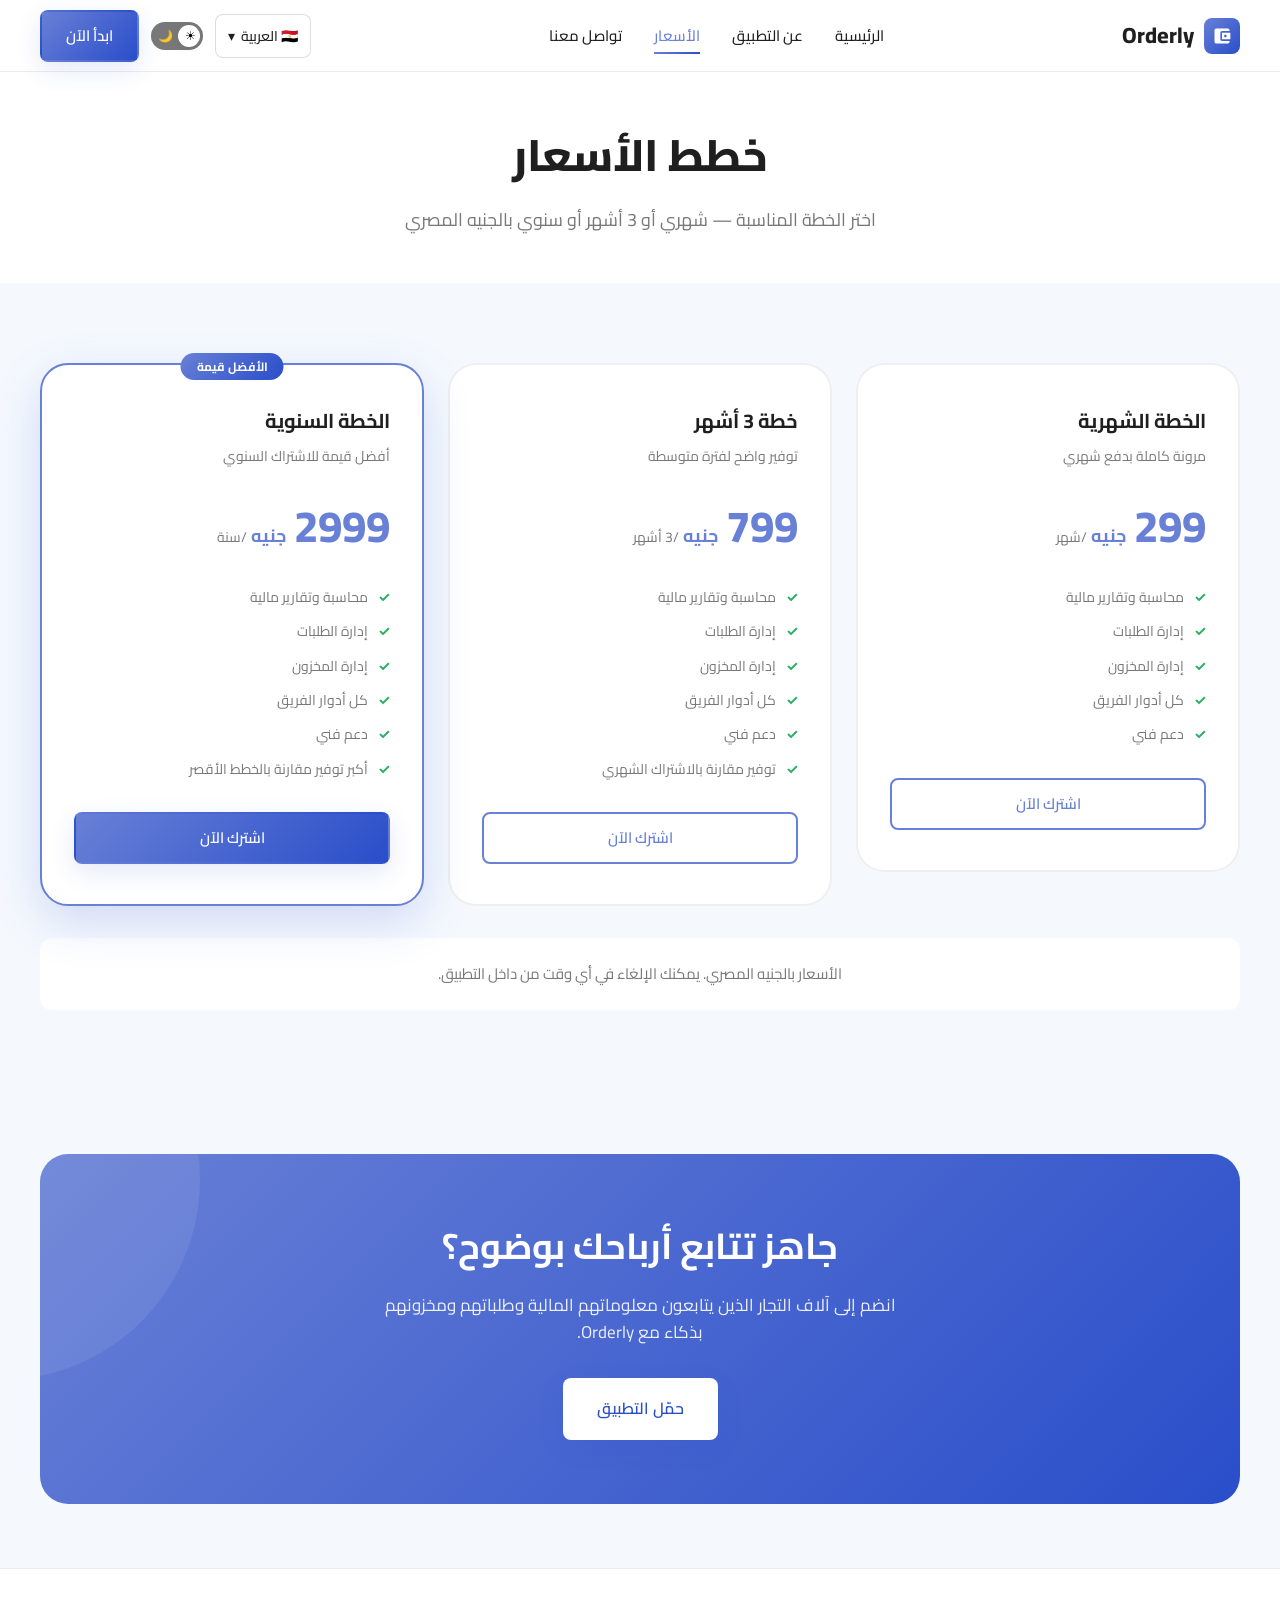
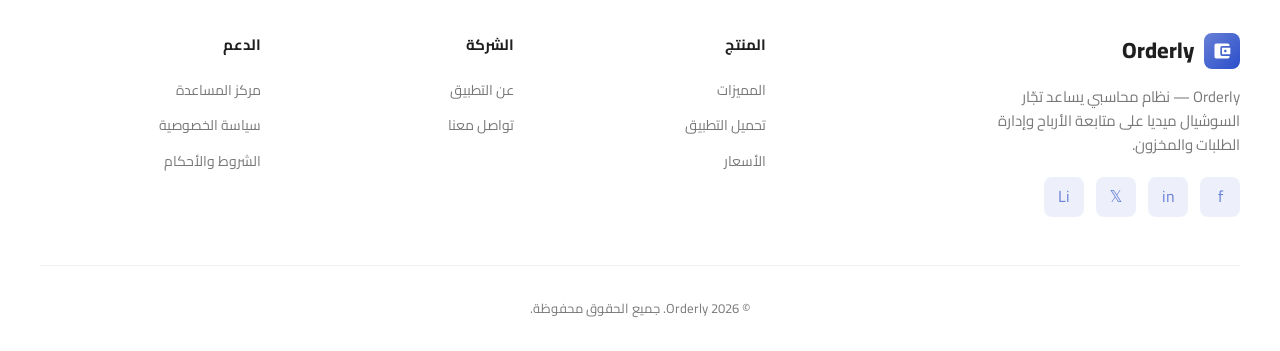
<file: pricing.html>
﻿<!DOCTYPE html>
<html lang="ar" dir="rtl">
<head>
  <meta charset="UTF-8">
  <meta name="viewport" content="width=device-width, initial-scale=1.0">
  <title>الأسعار — Orderly</title>
  <link rel="icon" type="image/png" href="assets/logos/manager_logo.png">
  <link rel="apple-touch-icon" href="assets/logos/manager_logo.png">
  <!-- orderly-seo-head -->
  <meta name="description" content="خطط أسعار Orderly: شهري 299 جنيه، 3 أشهر 799 جنيه، أو سنوي 2999 جنيه.">
  <meta name="keywords" content="Orderly, أسعار, اشتراك, خطط">
  <meta name="author" content="Orderly">
  <meta name="robots" content="index,follow">
  <meta name="googlebot" content="index,follow">
  <meta name="referrer" content="strict-origin-when-cross-origin">
  <meta name="theme-color" content="#2A4ECA">
  <meta name="format-detection" content="telephone=no">
  <meta name="google-site-verification" content="">
  <meta name="msvalidate.01" content="">
  <link rel="canonical" href="./pricing.html">
  <link rel="manifest" href="site.webmanifest">
  <meta property="og:type" content="website">
  <meta property="og:site_name" content="Orderly">
  <meta property="og:title" content="الأسعار — Orderly">
  <meta property="og:description" content="خطط أسعار Orderly: شهري 299 جنيه، 3 أشهر 799 جنيه، أو سنوي 2999 جنيه.">
  <meta property="og:image" content="assets/logos/manager_logo.png">
  <meta property="og:url" content="./pricing.html">
  <meta property="og:locale" content="ar_EG">
  <meta name="twitter:card" content="summary_large_image">
  <meta name="twitter:title" content="الأسعار — Orderly">
  <meta name="twitter:description" content="خطط أسعار Orderly: شهري 299 جنيه، 3 أشهر 799 جنيه، أو سنوي 2999 جنيه.">
  <meta name="twitter:image" content="assets/logos/manager_logo.png">
  <link rel="dns-prefetch" href="https://fonts.googleapis.com">
  <link rel="dns-prefetch" href="https://fonts.gstatic.com">
<!-- /orderly-seo-head -->
  <link rel="preconnect" href="https://fonts.googleapis.com">
  <link rel="preconnect" href="https://fonts.gstatic.com" crossorigin>
  <link href="https://fonts.googleapis.com/css2?family=Cairo:wght@400;500;600;700;800&family=Inter:wght@400;500;600;700;800&display=swap" rel="stylesheet">
  <script src="js/theme-init.js"></script>
  <link rel="stylesheet" href="css/style.css">
</head>
<body data-page="pricing">
  <a class="skip-link" href="#main-content">Skip to content</a>

  <nav class="navbar">
    <div class="container">
      <a href="index.html" class="logo">
        <span class="logo-icon" aria-hidden="true"><svg viewBox="0 0 24 24" fill="currentColor"><path d="M21 18v1c0 1.1-.9 2-2 2H5c-1.11 0-2-.9-2-2V5c0-1.1.89-2 2-2h14c1.1 0 2 .9 2 2v1h-9c-1.11 0-2 .9-2 2v8c0 1.1.89 2 2 2h9zm-9-2h10V8H12v8zm4-2.5c-.83 0-1.5-.67-1.5-1.5s.67-1.5 1.5-1.5 1.5.67 1.5 1.5-.67 1.5-1.5 1.5z"/></svg></span>
        Orderly
      </a>
      <ul class="nav-links" id="primary-nav">
        <li><a href="index.html" data-i18n="nav.home"></a></li>
        <li><a href="about.html" data-i18n="nav.aboutProject"></a></li>
        <li><a href="pricing.html" data-i18n="nav.pricing"></a></li>
        <li><a href="contact.html" data-i18n="nav.contact"></a></li>
      </ul>
      <div class="nav-actions">
        <div class="lang-switcher">
          <button class="lang-btn" type="button" data-i18n-aria="common.langSwitcher">
            <span class="lang-btn-label">🇪🇬 العربية</span>
            <span>▾</span>
          </button>
          <div class="lang-dropdown"></div>
        </div>
        <button class="theme-toggle" type="button" data-i18n-aria="common.themeToggle" aria-pressed="false">
          <span class="icon-sun">☀</span>
          <span class="icon-moon">🌙</span>
        </button>
        <a href="index.html#download" class="btn btn-primary" data-i18n="nav.getStarted"></a>
        <button class="menu-toggle" type="button" aria-label="Menu" aria-expanded="false" aria-controls="primary-nav">
          <span></span><span></span><span></span>
        </button>
      </div>
    </div>
  </nav>

  <main id="main-content">
  <section class="page-hero">
    <div class="container">
      <h1 data-i18n="pricing.heroTitle"></h1>
      <p data-i18n="pricing.heroDesc"></p>
    </div>
  </section>

  <section class="section">
    <div class="container">
      <div class="pricing-grid">
        <div class="pricing-card">
          <h3 data-i18n="pricing.monthlyName"></h3>
          <p class="plan-desc" data-i18n="pricing.monthlyDesc"></p>
          <div class="pricing-price">
            <span class="amount">299</span>
            <span class="currency" data-i18n="pricing.currency"></span>
            <span class="period" data-i18n="pricing.periodMonthly"></span>
          </div>
          <ul class="pricing-features">
            <li data-i18n="pricing.f1"></li>
            <li data-i18n="pricing.f2"></li>
            <li data-i18n="pricing.f3"></li>
            <li data-i18n="pricing.f4"></li>
            <li data-i18n="pricing.f5"></li>
          </ul>
          <a href="index.html#download" class="btn btn-outline btn-block" data-i18n="pricing.choosePlan"></a>
        </div>

        <div class="pricing-card">
          <h3 data-i18n="pricing.quarterlyName"></h3>
          <p class="plan-desc" data-i18n="pricing.quarterlyDesc"></p>
          <div class="pricing-price">
            <span class="amount">799</span>
            <span class="currency" data-i18n="pricing.currency"></span>
            <span class="period" data-i18n="pricing.periodQuarterly"></span>
          </div>
          <ul class="pricing-features">
            <li data-i18n="pricing.f1"></li>
            <li data-i18n="pricing.f2"></li>
            <li data-i18n="pricing.f3"></li>
            <li data-i18n="pricing.f4"></li>
            <li data-i18n="pricing.f5"></li>
            <li data-i18n="pricing.quarterlyExtra"></li>
          </ul>
          <a href="index.html#download" class="btn btn-outline btn-block" data-i18n="pricing.choosePlan"></a>
        </div>

        <div class="pricing-card featured">
          <span class="pricing-badge" data-i18n="pricing.yearlyBadge"></span>
          <h3 data-i18n="pricing.yearlyName"></h3>
          <p class="plan-desc" data-i18n="pricing.yearlyDesc"></p>
          <div class="pricing-price">
            <span class="amount">2999</span>
            <span class="currency" data-i18n="pricing.currency"></span>
            <span class="period" data-i18n="pricing.periodYearly"></span>
          </div>
          <ul class="pricing-features">
            <li data-i18n="pricing.f1"></li>
            <li data-i18n="pricing.f2"></li>
            <li data-i18n="pricing.f3"></li>
            <li data-i18n="pricing.f4"></li>
            <li data-i18n="pricing.f5"></li>
            <li data-i18n="pricing.yearlyExtra"></li>
          </ul>
          <a href="index.html#download" class="btn btn-primary btn-block" data-i18n="pricing.choosePlan"></a>
        </div>
      </div>

      <p class="pricing-note" data-i18n="pricing.note"></p>
    </div>
  </section>

  <section class="cta-banner">
    <div class="container">
      <div class="cta-inner">
        <h2 data-i18n="cta.title"></h2>
        <p data-i18n="cta.desc"></p>
        <a href="index.html#download" class="btn btn-primary btn-lg" data-i18n="cta.button"></a>
      </div>
    </div>
  </section>
  </main>


  <footer class="footer">
    <div class="container">
      <div class="footer-grid">
        <div class="footer-brand">
          <a href="index.html" class="logo">
            <span class="logo-icon" aria-hidden="true"><svg viewBox="0 0 24 24" fill="currentColor"><path d="M21 18v1c0 1.1-.9 2-2 2H5c-1.11 0-2-.9-2-2V5c0-1.1.89-2 2-2h14c1.1 0 2 .9 2 2v1h-9c-1.11 0-2 .9-2 2v8c0 1.1.89 2 2 2h9zm-9-2h10V8H12v8zm4-2.5c-.83 0-1.5-.67-1.5-1.5s.67-1.5 1.5-1.5 1.5.67 1.5 1.5-.67 1.5-1.5 1.5z"/></svg></span>
            Orderly
          </a>
          <p data-i18n="footer.desc"></p>
          <div class="social-links">
            <a href="#" class="social-link">f</a>
            <a href="#" class="social-link">in</a>
            <a href="#" class="social-link">𝕏</a>
            <a href="#" class="social-link">Li</a>
          </div>
        </div>
        <div class="footer-col">
          <h4 data-i18n="footer.product"></h4>
          <ul>
            <li><a href="index.html#features" data-i18n="footer.features"></a></li>
            <li><a href="index.html#download" data-i18n="download.label"></a></li>
            <li><a href="pricing.html" data-i18n="footer.pricing"></a></li>
          </ul>
        </div>
        <div class="footer-col">
          <h4 data-i18n="footer.company"></h4>
          <ul>
            <li><a href="about.html" data-i18n="footer.aboutProject"></a></li>
            <li><a href="contact.html" data-i18n="footer.contact"></a></li>
          </ul>
        </div>
        <div class="footer-col">
          <h4 data-i18n="footer.support"></h4>
          <ul>
            <li><a href="contact.html" data-i18n="footer.help"></a></li>
            <li><a href="privacy.html" data-i18n="footer.privacy"></a></li>
            <li><a href="terms.html" data-i18n="footer.terms"></a></li>
          </ul>
        </div>
      </div>
      <div class="footer-bottom">
        <span>© 2026 Orderly. <span data-i18n="footer.rights"></span></span>
      </div>
    </div>
  </footer>

  <script src="js/site-config.js" defer></script>
  <script src="js/theme.js" defer></script>
  <script src="js/i18n.js" defer></script>
  <script src="js/seo.js" defer></script>
  <script src="js/main.js" defer></script>
</body>
</html>
</file>
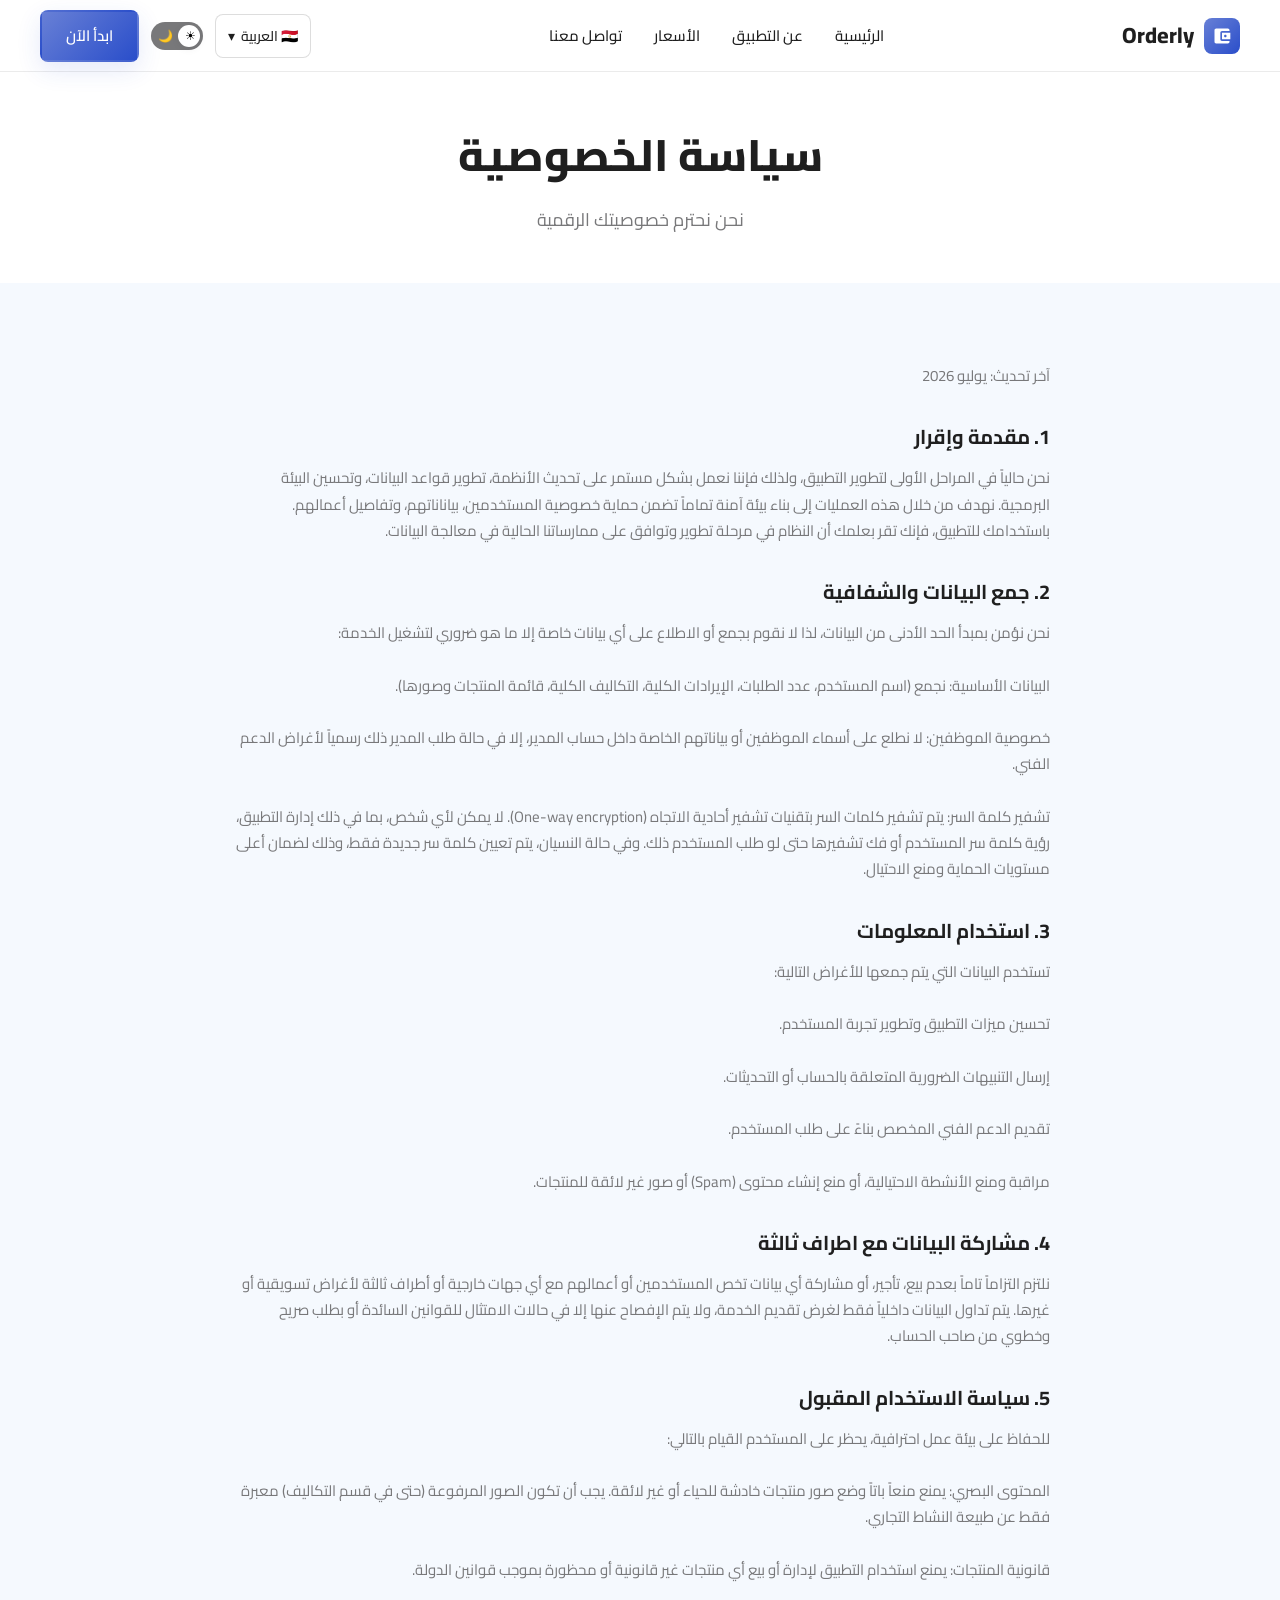
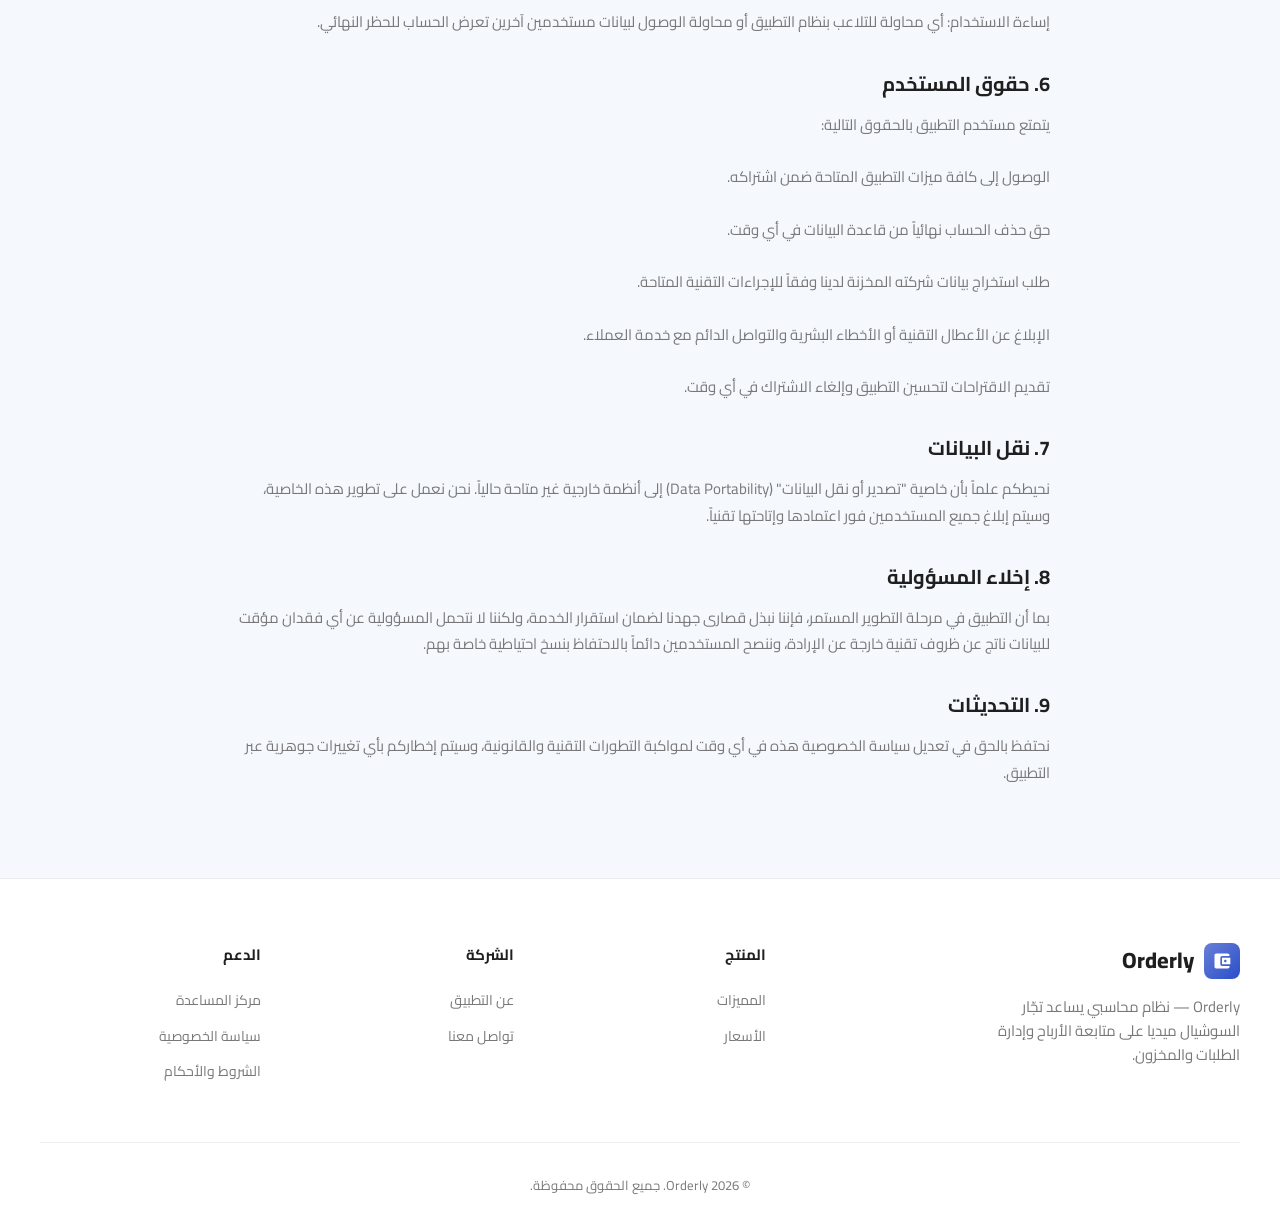
<file: privacy.html>
﻿<!DOCTYPE html>
<html lang="ar" dir="rtl">
<head>
  <meta charset="UTF-8">
  <meta name="viewport" content="width=device-width, initial-scale=1.0">
  <title>سياسة الخصوصية — Orderly</title>
  <link rel="icon" type="image/png" href="assets/logos/manager_logo.png">
  <link rel="apple-touch-icon" href="assets/logos/manager_logo.png">
  <!-- orderly-seo-head -->
  <meta name="description" content="سياسة خصوصية Orderly: كيف نجمع بياناتك ونحميها ونستخدمها بشفافية.">
  <meta name="keywords" content="Orderly, خصوصية, حماية بيانات">
  <meta name="author" content="Orderly">
  <meta name="robots" content="index,follow">
  <meta name="googlebot" content="index,follow">
  <meta name="referrer" content="strict-origin-when-cross-origin">
  <meta name="theme-color" content="#2A4ECA">
  <meta name="format-detection" content="telephone=no">
  <meta name="google-site-verification" content="">
  <meta name="msvalidate.01" content="">
  <link rel="canonical" href="./privacy.html">
  <link rel="manifest" href="site.webmanifest">
  <meta property="og:type" content="website">
  <meta property="og:site_name" content="Orderly">
  <meta property="og:title" content="سياسة الخصوصية — Orderly">
  <meta property="og:description" content="سياسة خصوصية Orderly: كيف نجمع بياناتك ونحميها ونستخدمها بشفافية.">
  <meta property="og:image" content="assets/logos/manager_logo.png">
  <meta property="og:url" content="./privacy.html">
  <meta property="og:locale" content="ar_EG">
  <meta name="twitter:card" content="summary_large_image">
  <meta name="twitter:title" content="سياسة الخصوصية — Orderly">
  <meta name="twitter:description" content="سياسة خصوصية Orderly: كيف نجمع بياناتك ونحميها ونستخدمها بشفافية.">
  <meta name="twitter:image" content="assets/logos/manager_logo.png">
  <link rel="dns-prefetch" href="https://fonts.googleapis.com">
  <link rel="dns-prefetch" href="https://fonts.gstatic.com">
<!-- /orderly-seo-head -->
  <link rel="preconnect" href="https://fonts.googleapis.com">
  <link rel="preconnect" href="https://fonts.gstatic.com" crossorigin>
  <link href="https://fonts.googleapis.com/css2?family=Cairo:wght@400;500;600;700;800&family=Inter:wght@400;500;600;700;800&display=swap" rel="stylesheet">
  <script src="js/theme-init.js"></script>
  <link rel="stylesheet" href="css/style.css">
</head>
<body data-page="privacy">
  <a class="skip-link" href="#main-content">Skip to content</a>

  <nav class="navbar">
    <div class="container">
      <a href="index.html" class="logo">
        <span class="logo-icon" aria-hidden="true"><svg viewBox="0 0 24 24" fill="currentColor"><path d="M21 18v1c0 1.1-.9 2-2 2H5c-1.11 0-2-.9-2-2V5c0-1.1.89-2 2-2h14c1.1 0 2 .9 2 2v1h-9c-1.11 0-2 .9-2 2v8c0 1.1.89 2 2 2h9zm-9-2h10V8H12v8zm4-2.5c-.83 0-1.5-.67-1.5-1.5s.67-1.5 1.5-1.5 1.5.67 1.5 1.5-.67 1.5-1.5 1.5z"/></svg></span>
        Orderly
      </a>
      <ul class="nav-links" id="primary-nav">
        <li><a href="index.html" data-i18n="nav.home"></a></li>
        <li><a href="about.html" data-i18n="nav.aboutProject"></a></li>
        <li><a href="pricing.html" data-i18n="nav.pricing"></a></li>
        <li><a href="contact.html" data-i18n="nav.contact"></a></li>
      </ul>
      <div class="nav-actions">
        <div class="lang-switcher">
          <button class="lang-btn" type="button" data-i18n-aria="common.langSwitcher">
            <span class="lang-btn-label">🇪🇬 العربية</span>
            <span>▾</span>
          </button>
          <div class="lang-dropdown"></div>
        </div>
        <button class="theme-toggle" type="button" data-i18n-aria="common.themeToggle" aria-pressed="false">
          <span class="icon-sun">☀</span>
          <span class="icon-moon">🌙</span>
        </button>
        <a href="index.html#download" class="btn btn-primary" data-i18n="nav.getStarted"></a>
        <button class="menu-toggle" type="button" aria-label="Menu" aria-expanded="false" aria-controls="primary-nav">
          <span></span><span></span><span></span>
        </button>
      </div>
    </div>
  </nav>

  <main id="main-content">
  <section class="page-hero">
    <div class="container">
      <h1 data-i18n="privacy.heroTitle"></h1>
      <p data-i18n="privacy.heroDesc"></p>
    </div>
  </section>

  <section class="section">
    <div class="container legal-content">
      <p class="legal-updated" data-i18n="privacy.updated"></p>
      <h2 data-i18n="privacy.s1Title"></h2>
      <p data-i18n="privacy.s1Text"></p>
      <h2 data-i18n="privacy.s2Title"></h2>
      <p data-i18n="privacy.s2Text"></p>
      <h2 data-i18n="privacy.s3Title"></h2>
      <p data-i18n="privacy.s3Text"></p>
      <h2 data-i18n="privacy.s4Title"></h2>
      <p data-i18n="privacy.s4Text"></p>
      <h2 data-i18n="privacy.s5Title"></h2>
      <p data-i18n="privacy.s5Text"></p>
      <h2 data-i18n="privacy.s6Title"></h2>
      <p data-i18n="privacy.s6Text"></p>
      <h2 data-i18n="privacy.s7Title"></h2>
      <p data-i18n="privacy.s7Text"></p>
      <h2 data-i18n="privacy.s8Title"></h2>
      <p data-i18n="privacy.s8Text"></p>
      <h2 data-i18n="privacy.s9Title"></h2>
      <p data-i18n="privacy.s9Text"></p>
    </div>
  </section>
  </main>


  <footer class="footer">
    <div class="container">
      <div class="footer-grid">
        <div class="footer-brand">
          <a href="index.html" class="logo">
            <span class="logo-icon" aria-hidden="true"><svg viewBox="0 0 24 24" fill="currentColor"><path d="M21 18v1c0 1.1-.9 2-2 2H5c-1.11 0-2-.9-2-2V5c0-1.1.89-2 2-2h14c1.1 0 2 .9 2 2v1h-9c-1.11 0-2 .9-2 2v8c0 1.1.89 2 2 2h9zm-9-2h10V8H12v8zm4-2.5c-.83 0-1.5-.67-1.5-1.5s.67-1.5 1.5-1.5 1.5.67 1.5 1.5-.67 1.5-1.5 1.5z"/></svg></span>
            Orderly
          </a>
          <p data-i18n="footer.desc"></p>
        </div>
        <div class="footer-col">
          <h4 data-i18n="footer.product"></h4>
          <ul>
            <li><a href="index.html#features" data-i18n="footer.features"></a></li>
            <li><a href="pricing.html" data-i18n="footer.pricing"></a></li>
          </ul>
        </div>
        <div class="footer-col">
          <h4 data-i18n="footer.company"></h4>
          <ul>
            <li><a href="about.html" data-i18n="footer.aboutProject"></a></li>
            <li><a href="contact.html" data-i18n="footer.contact"></a></li>
          </ul>
        </div>
        <div class="footer-col">
          <h4 data-i18n="footer.support"></h4>
          <ul>
            <li><a href="contact.html" data-i18n="footer.help"></a></li>
            <li><a href="privacy.html" data-i18n="footer.privacy"></a></li>
            <li><a href="terms.html" data-i18n="footer.terms"></a></li>
          </ul>
        </div>
      </div>
      <div class="footer-bottom">
        <span>© 2026 Orderly. <span data-i18n="footer.rights"></span></span>
      </div>
    </div>
  </footer>

  <script src="js/site-config.js" defer></script>
  <script src="js/theme.js" defer></script>
  <script src="js/i18n.js" defer></script>
  <script src="js/seo.js" defer></script>
  <script src="js/main.js" defer></script>
</body>
</html>
</file>
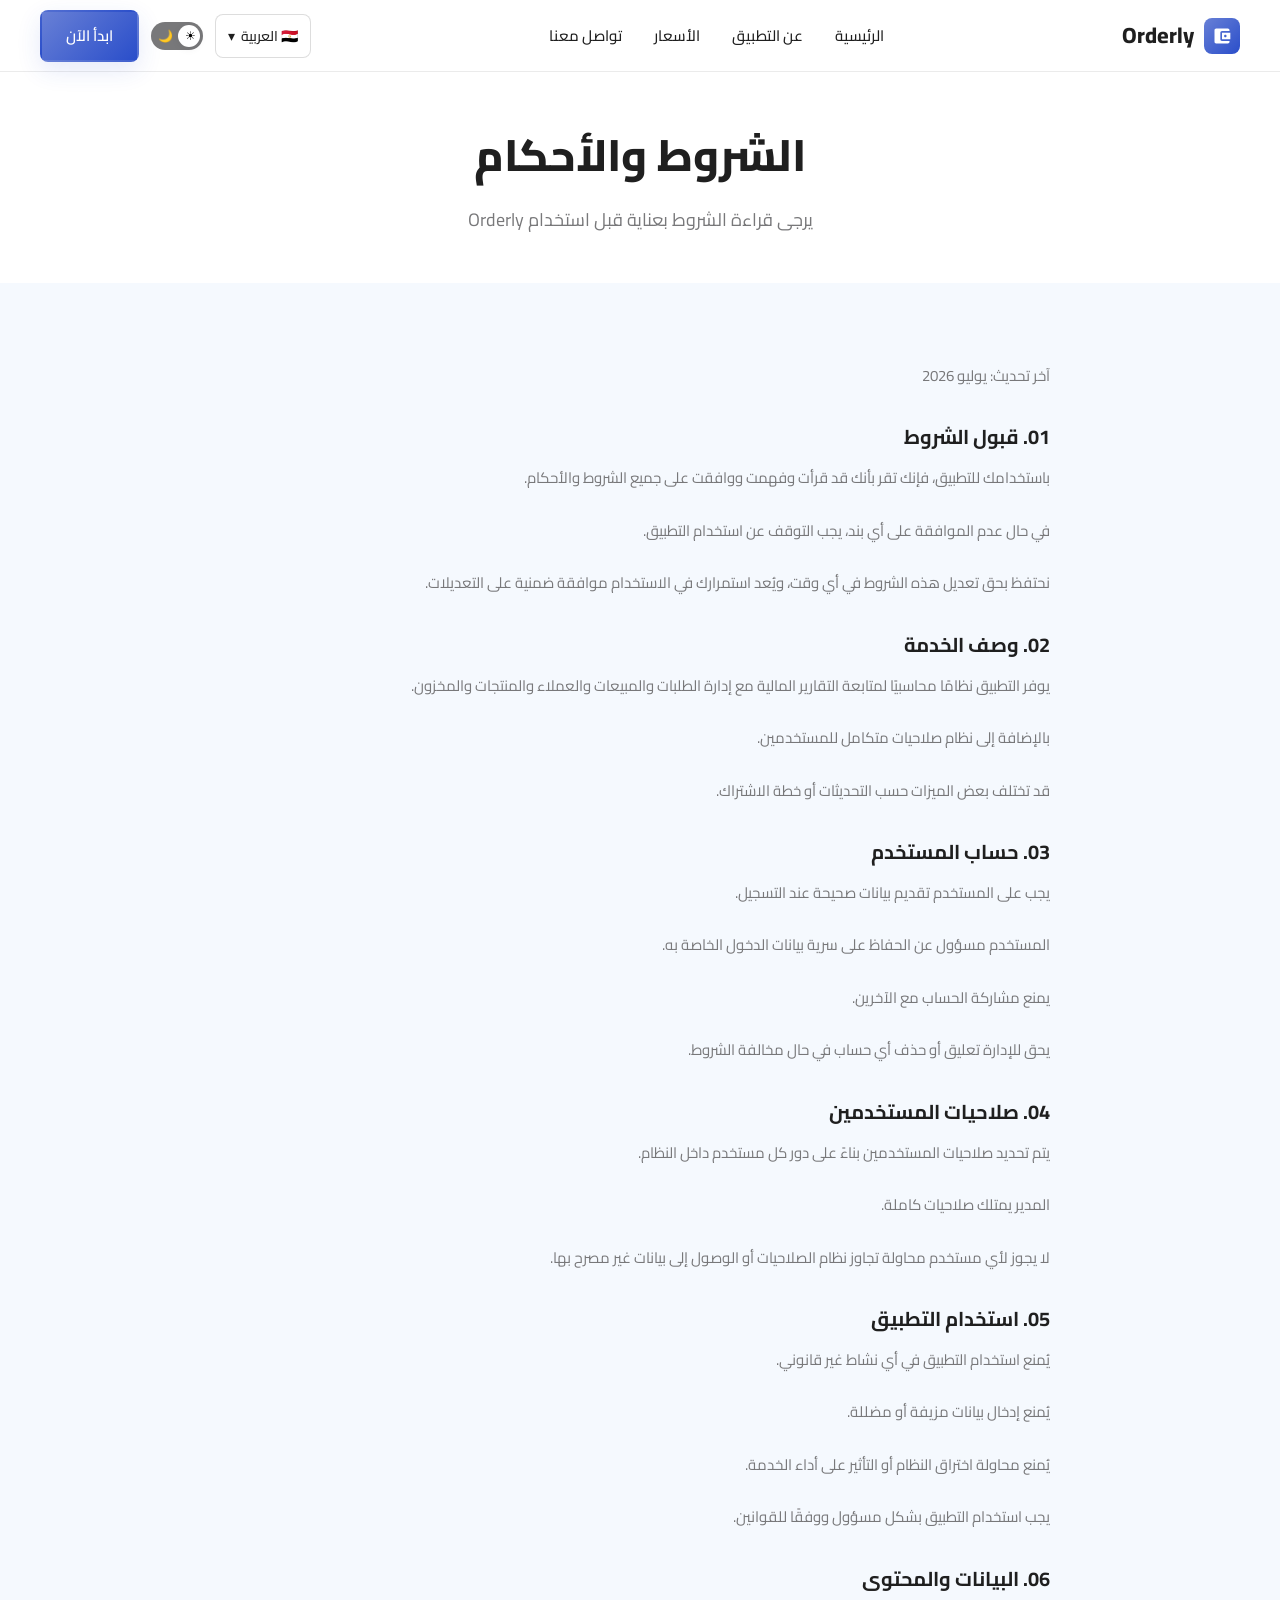
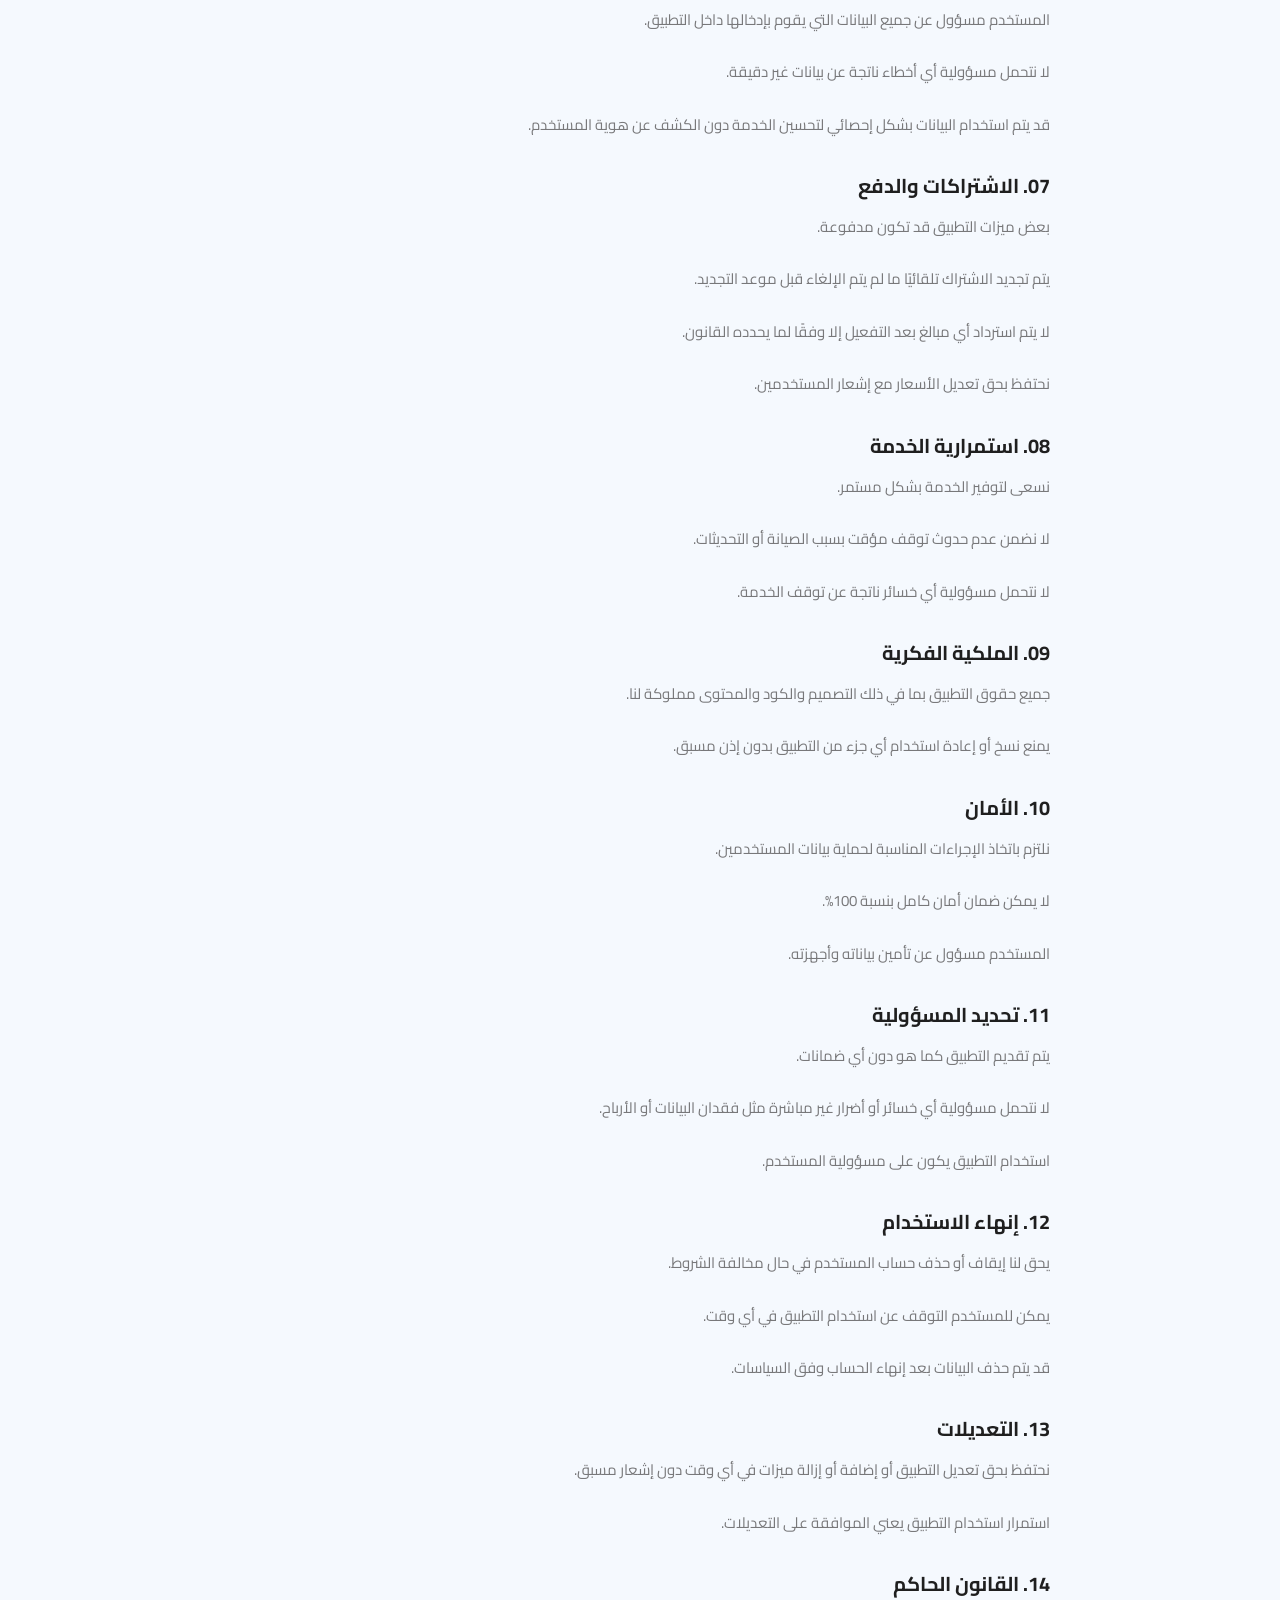
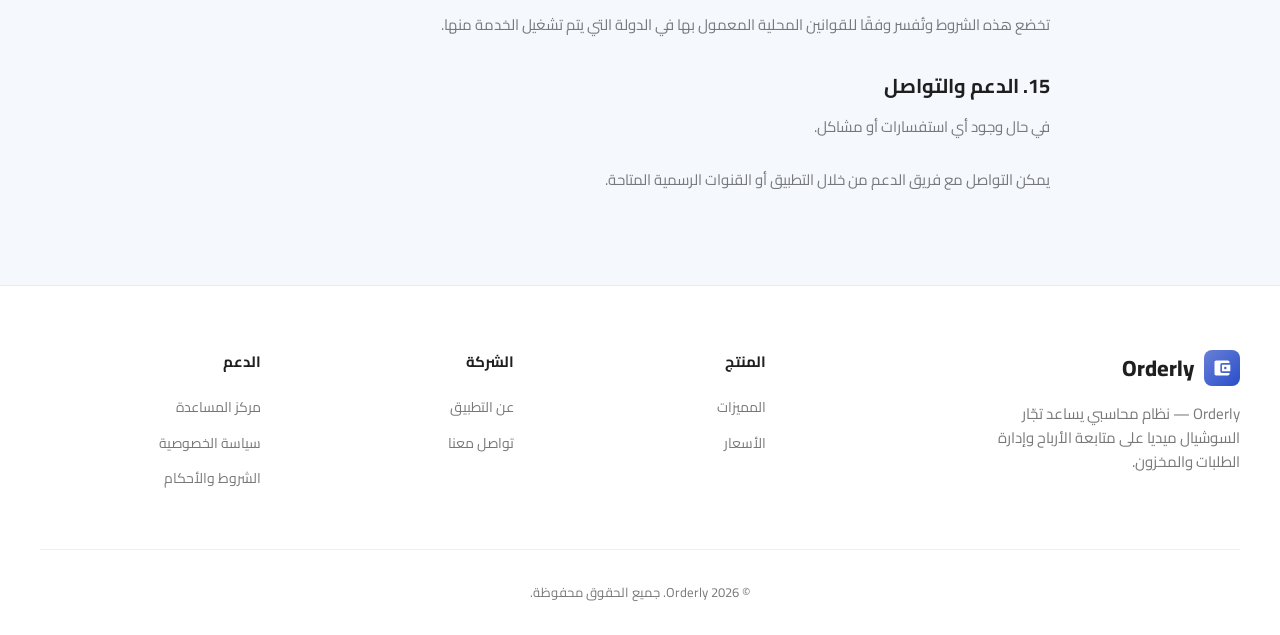
<file: terms.html>
﻿<!DOCTYPE html>
<html lang="ar" dir="rtl">
<head>
  <meta charset="UTF-8">
  <meta name="viewport" content="width=device-width, initial-scale=1.0">
  <title>الشروط والأحكام — Orderly</title>
  <link rel="icon" type="image/png" href="assets/logos/manager_logo.png">
  <link rel="apple-touch-icon" href="assets/logos/manager_logo.png">
  <!-- orderly-seo-head -->
  <meta name="description" content="الشروط والأحكام لاستخدام تطبيق Orderly وخدمات إدارة الطلبات والمخزون.">
  <meta name="keywords" content="Orderly, شروط, أحكام">
  <meta name="author" content="Orderly">
  <meta name="robots" content="index,follow">
  <meta name="googlebot" content="index,follow">
  <meta name="referrer" content="strict-origin-when-cross-origin">
  <meta name="theme-color" content="#2A4ECA">
  <meta name="format-detection" content="telephone=no">
  <meta name="google-site-verification" content="">
  <meta name="msvalidate.01" content="">
  <link rel="canonical" href="./terms.html">
  <link rel="manifest" href="site.webmanifest">
  <meta property="og:type" content="website">
  <meta property="og:site_name" content="Orderly">
  <meta property="og:title" content="الشروط والأحكام — Orderly">
  <meta property="og:description" content="الشروط والأحكام لاستخدام تطبيق Orderly وخدمات إدارة الطلبات والمخزون.">
  <meta property="og:image" content="assets/logos/manager_logo.png">
  <meta property="og:url" content="./terms.html">
  <meta property="og:locale" content="ar_EG">
  <meta name="twitter:card" content="summary_large_image">
  <meta name="twitter:title" content="الشروط والأحكام — Orderly">
  <meta name="twitter:description" content="الشروط والأحكام لاستخدام تطبيق Orderly وخدمات إدارة الطلبات والمخزون.">
  <meta name="twitter:image" content="assets/logos/manager_logo.png">
  <link rel="dns-prefetch" href="https://fonts.googleapis.com">
  <link rel="dns-prefetch" href="https://fonts.gstatic.com">
<!-- /orderly-seo-head -->
  <link rel="preconnect" href="https://fonts.googleapis.com">
  <link rel="preconnect" href="https://fonts.gstatic.com" crossorigin>
  <link href="https://fonts.googleapis.com/css2?family=Cairo:wght@400;500;600;700;800&family=Inter:wght@400;500;600;700;800&display=swap" rel="stylesheet">
  <script src="js/theme-init.js"></script>
  <link rel="stylesheet" href="css/style.css">
</head>
<body data-page="terms">
  <a class="skip-link" href="#main-content">Skip to content</a>

  <nav class="navbar">
    <div class="container">
      <a href="index.html" class="logo">
        <span class="logo-icon" aria-hidden="true"><svg viewBox="0 0 24 24" fill="currentColor"><path d="M21 18v1c0 1.1-.9 2-2 2H5c-1.11 0-2-.9-2-2V5c0-1.1.89-2 2-2h14c1.1 0 2 .9 2 2v1h-9c-1.11 0-2 .9-2 2v8c0 1.1.89 2 2 2h9zm-9-2h10V8H12v8zm4-2.5c-.83 0-1.5-.67-1.5-1.5s.67-1.5 1.5-1.5 1.5.67 1.5 1.5-.67 1.5-1.5 1.5z"/></svg></span>
        Orderly
      </a>
      <ul class="nav-links" id="primary-nav">
        <li><a href="index.html" data-i18n="nav.home"></a></li>
        <li><a href="about.html" data-i18n="nav.aboutProject"></a></li>
        <li><a href="pricing.html" data-i18n="nav.pricing"></a></li>
        <li><a href="contact.html" data-i18n="nav.contact"></a></li>
      </ul>
      <div class="nav-actions">
        <div class="lang-switcher">
          <button class="lang-btn" type="button" data-i18n-aria="common.langSwitcher">
            <span class="lang-btn-label">🇪🇬 العربية</span>
            <span>▾</span>
          </button>
          <div class="lang-dropdown"></div>
        </div>
        <button class="theme-toggle" type="button" data-i18n-aria="common.themeToggle" aria-pressed="false">
          <span class="icon-sun">☀</span>
          <span class="icon-moon">🌙</span>
        </button>
        <a href="index.html#download" class="btn btn-primary" data-i18n="nav.getStarted"></a>
        <button class="menu-toggle" type="button" aria-label="Menu" aria-expanded="false" aria-controls="primary-nav">
          <span></span><span></span><span></span>
        </button>
      </div>
    </div>
  </nav>

  <main id="main-content">
  <section class="page-hero">
    <div class="container">
      <h1 data-i18n="terms.heroTitle"></h1>
      <p data-i18n="terms.heroDesc"></p>
    </div>
  </section>

  <section class="section">
    <div class="container legal-content">
      <p class="legal-updated" data-i18n="terms.updated"></p>
      <h2 data-i18n="terms.s1Title"></h2>
      <p data-i18n="terms.s1Text"></p>
      <h2 data-i18n="terms.s2Title"></h2>
      <p data-i18n="terms.s2Text"></p>
      <h2 data-i18n="terms.s3Title"></h2>
      <p data-i18n="terms.s3Text"></p>
      <h2 data-i18n="terms.s4Title"></h2>
      <p data-i18n="terms.s4Text"></p>
      <h2 data-i18n="terms.s5Title"></h2>
      <p data-i18n="terms.s5Text"></p>
      <h2 data-i18n="terms.s6Title"></h2>
      <p data-i18n="terms.s6Text"></p>
      <h2 data-i18n="terms.s7Title"></h2>
      <p data-i18n="terms.s7Text"></p>
      <h2 data-i18n="terms.s8Title"></h2>
      <p data-i18n="terms.s8Text"></p>
      <h2 data-i18n="terms.s9Title"></h2>
      <p data-i18n="terms.s9Text"></p>
      <h2 data-i18n="terms.s10Title"></h2>
      <p data-i18n="terms.s10Text"></p>
      <h2 data-i18n="terms.s11Title"></h2>
      <p data-i18n="terms.s11Text"></p>
      <h2 data-i18n="terms.s12Title"></h2>
      <p data-i18n="terms.s12Text"></p>
      <h2 data-i18n="terms.s13Title"></h2>
      <p data-i18n="terms.s13Text"></p>
      <h2 data-i18n="terms.s14Title"></h2>
      <p data-i18n="terms.s14Text"></p>
      <h2 data-i18n="terms.s15Title"></h2>
      <p data-i18n="terms.s15Text"></p>
    </div>
  </section>
  </main>


  <footer class="footer">
    <div class="container">
      <div class="footer-grid">
        <div class="footer-brand">
          <a href="index.html" class="logo">
            <span class="logo-icon" aria-hidden="true"><svg viewBox="0 0 24 24" fill="currentColor"><path d="M21 18v1c0 1.1-.9 2-2 2H5c-1.11 0-2-.9-2-2V5c0-1.1.89-2 2-2h14c1.1 0 2 .9 2 2v1h-9c-1.11 0-2 .9-2 2v8c0 1.1.89 2 2 2h9zm-9-2h10V8H12v8zm4-2.5c-.83 0-1.5-.67-1.5-1.5s.67-1.5 1.5-1.5 1.5.67 1.5 1.5-.67 1.5-1.5 1.5z"/></svg></span>
            Orderly
          </a>
          <p data-i18n="footer.desc"></p>
        </div>
        <div class="footer-col">
          <h4 data-i18n="footer.product"></h4>
          <ul>
            <li><a href="index.html#features" data-i18n="footer.features"></a></li>
            <li><a href="pricing.html" data-i18n="footer.pricing"></a></li>
          </ul>
        </div>
        <div class="footer-col">
          <h4 data-i18n="footer.company"></h4>
          <ul>
            <li><a href="about.html" data-i18n="footer.aboutProject"></a></li>
            <li><a href="contact.html" data-i18n="footer.contact"></a></li>
          </ul>
        </div>
        <div class="footer-col">
          <h4 data-i18n="footer.support"></h4>
          <ul>
            <li><a href="contact.html" data-i18n="footer.help"></a></li>
            <li><a href="privacy.html" data-i18n="footer.privacy"></a></li>
            <li><a href="terms.html" data-i18n="footer.terms"></a></li>
          </ul>
        </div>
      </div>
      <div class="footer-bottom">
        <span>© 2026 Orderly. <span data-i18n="footer.rights"></span></span>
      </div>
    </div>
  </footer>

  <script src="js/site-config.js" defer></script>
  <script src="js/theme.js" defer></script>
  <script src="js/i18n.js" defer></script>
  <script src="js/seo.js" defer></script>
  <script src="js/main.js" defer></script>
</body>
</html>
</file>
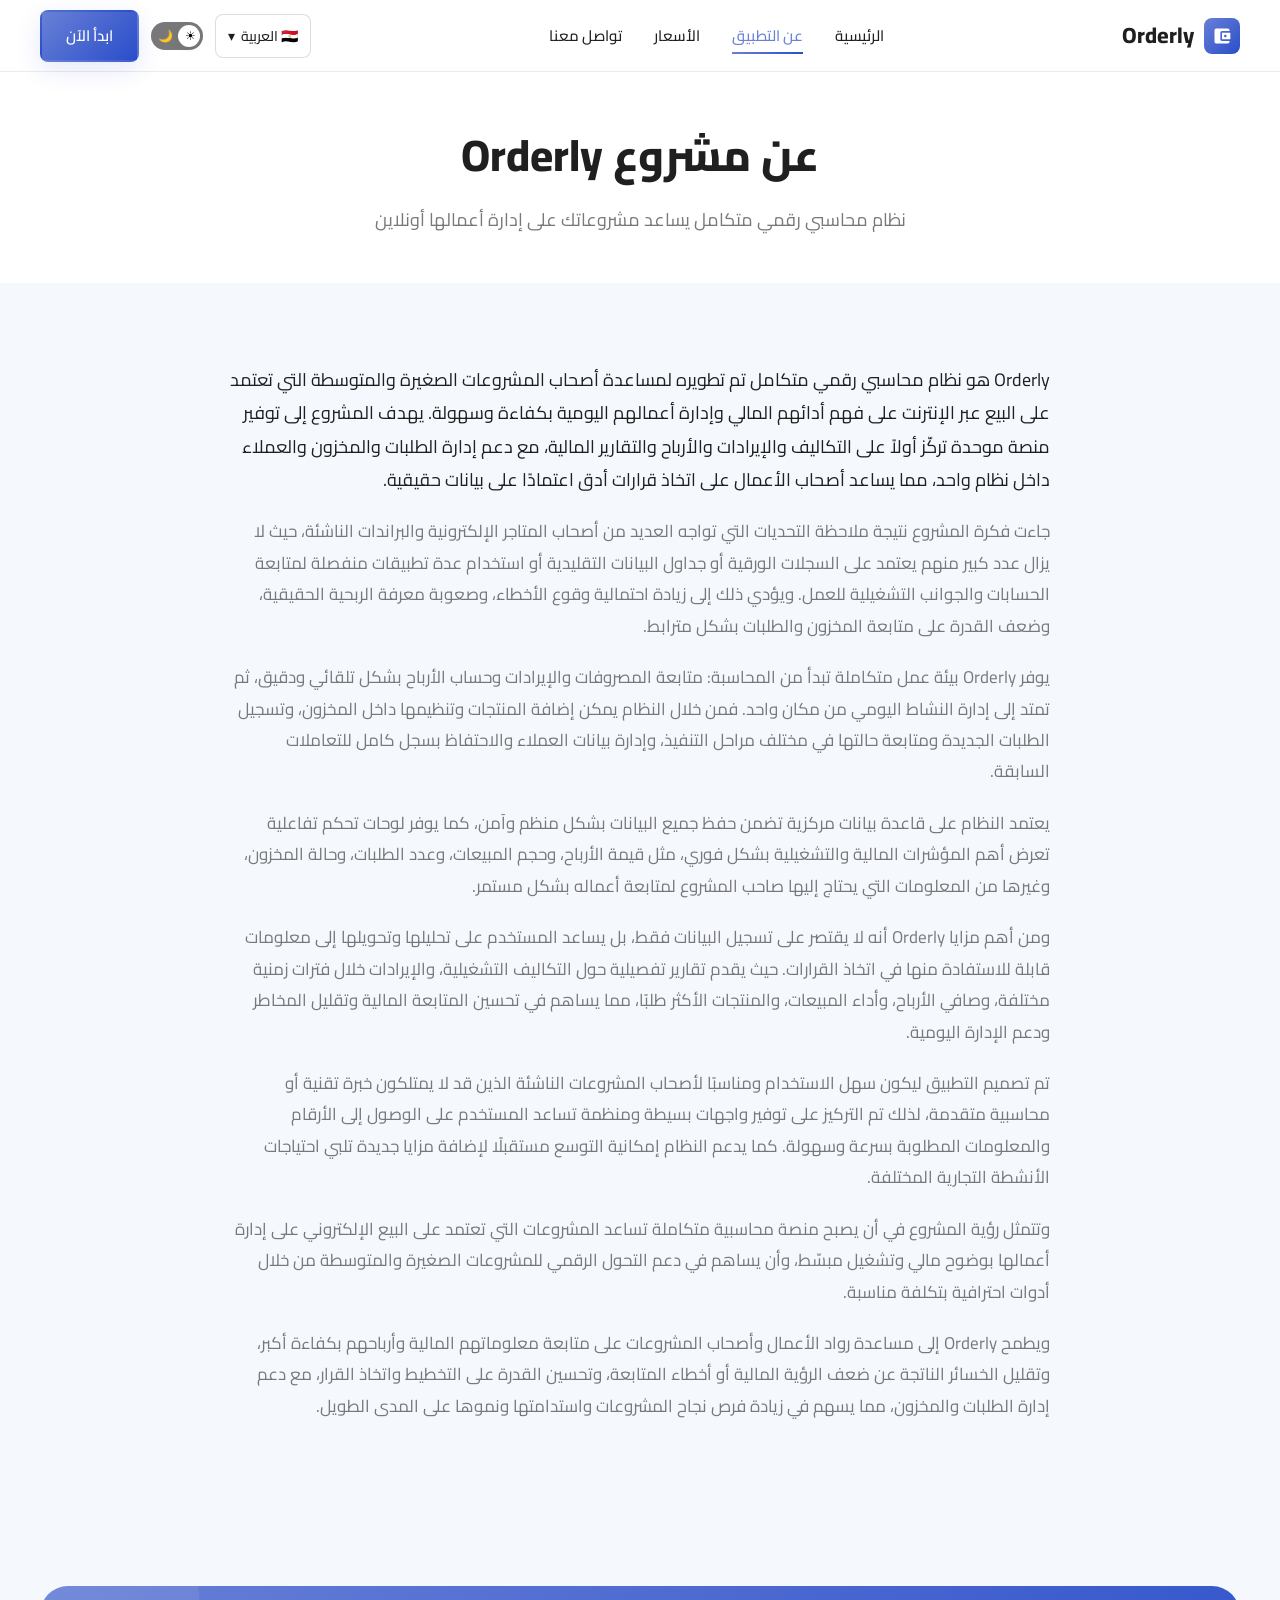
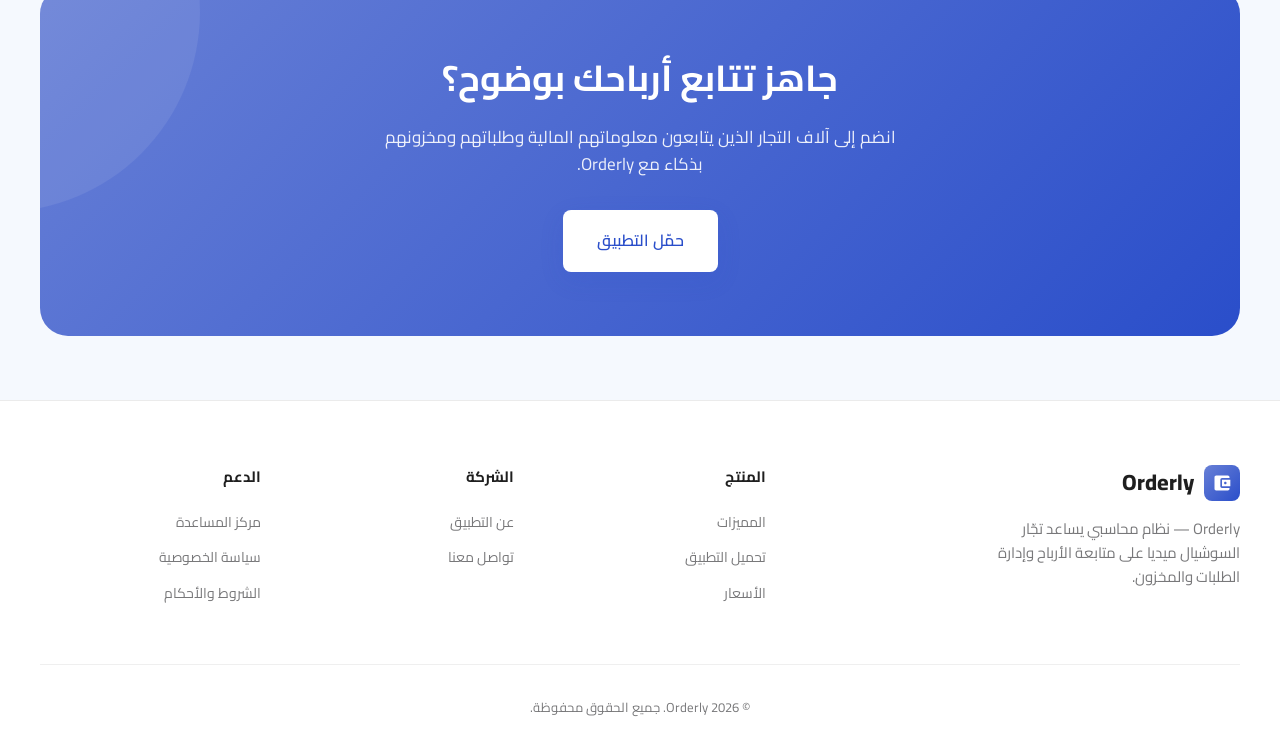
<file: html/about-us.html>
﻿<!DOCTYPE html>
<html lang="ar">
<head>
  <meta name="robots" content="noindex,nofollow">
  <meta charset="UTF-8">
  <meta http-equiv="refresh" content="0; url=../about.html">
  <script>location.replace('../about.html');</script>
  <title>Redirecting…</title>
</head>
<body></body>
</html>
</file>
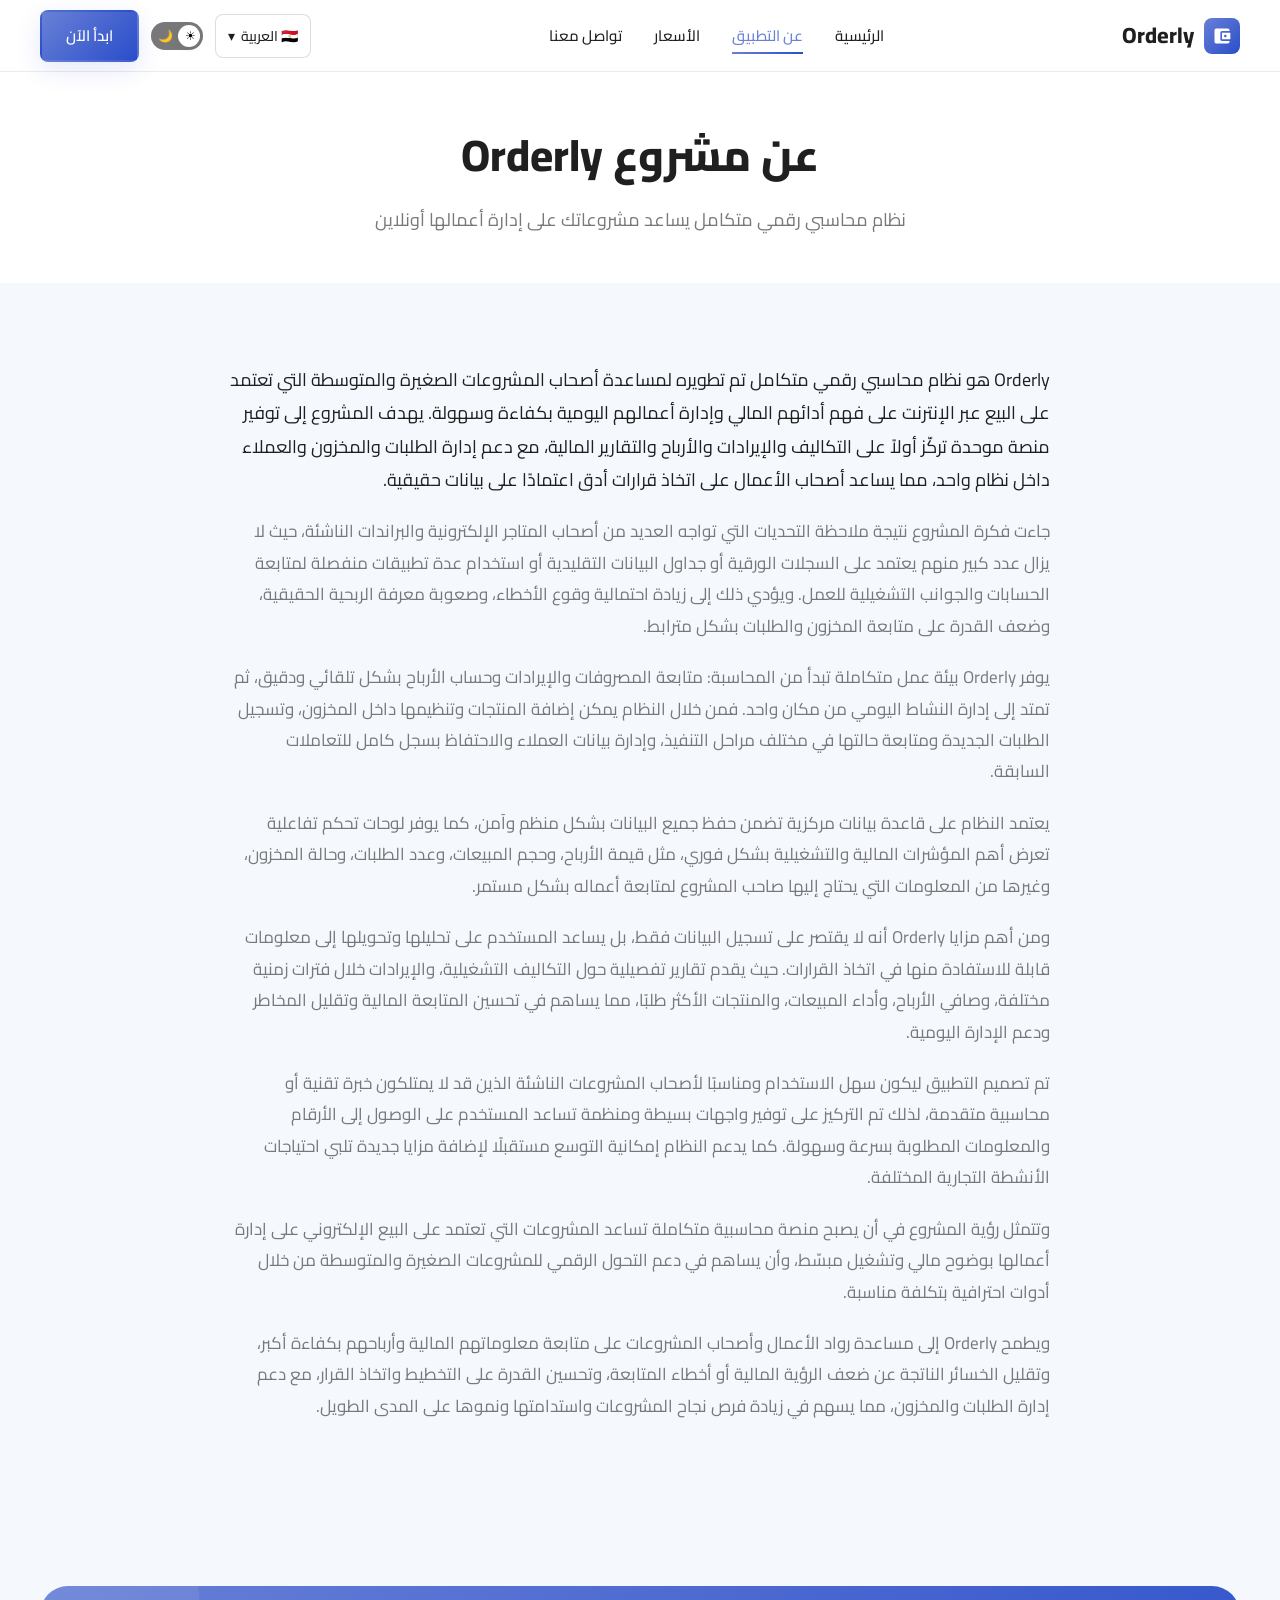
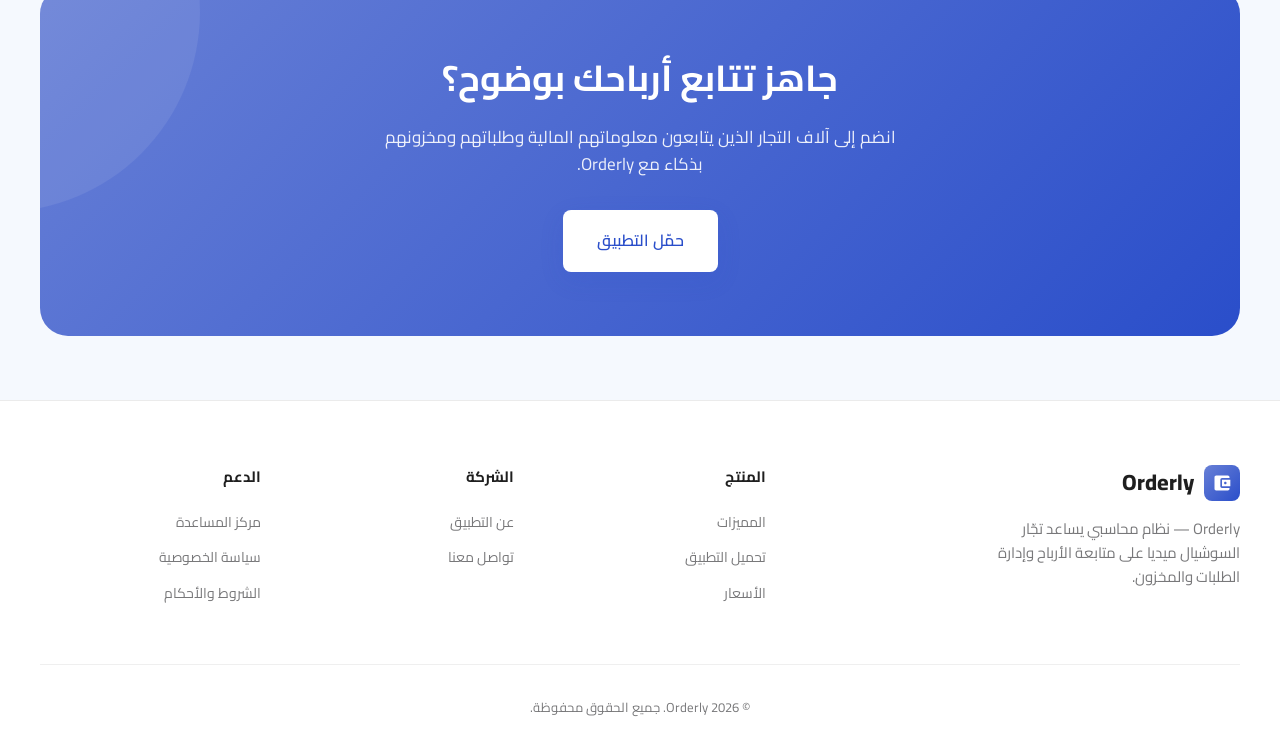
<file: html/about.html>
﻿<!DOCTYPE html>
<html lang="ar">
<head>
  <meta charset="UTF-8">
  <meta http-equiv="refresh" content="0; url=../about.html">
  <script>location.replace('../about.html');</script>
</head>
<body></body>
</html>
</file>
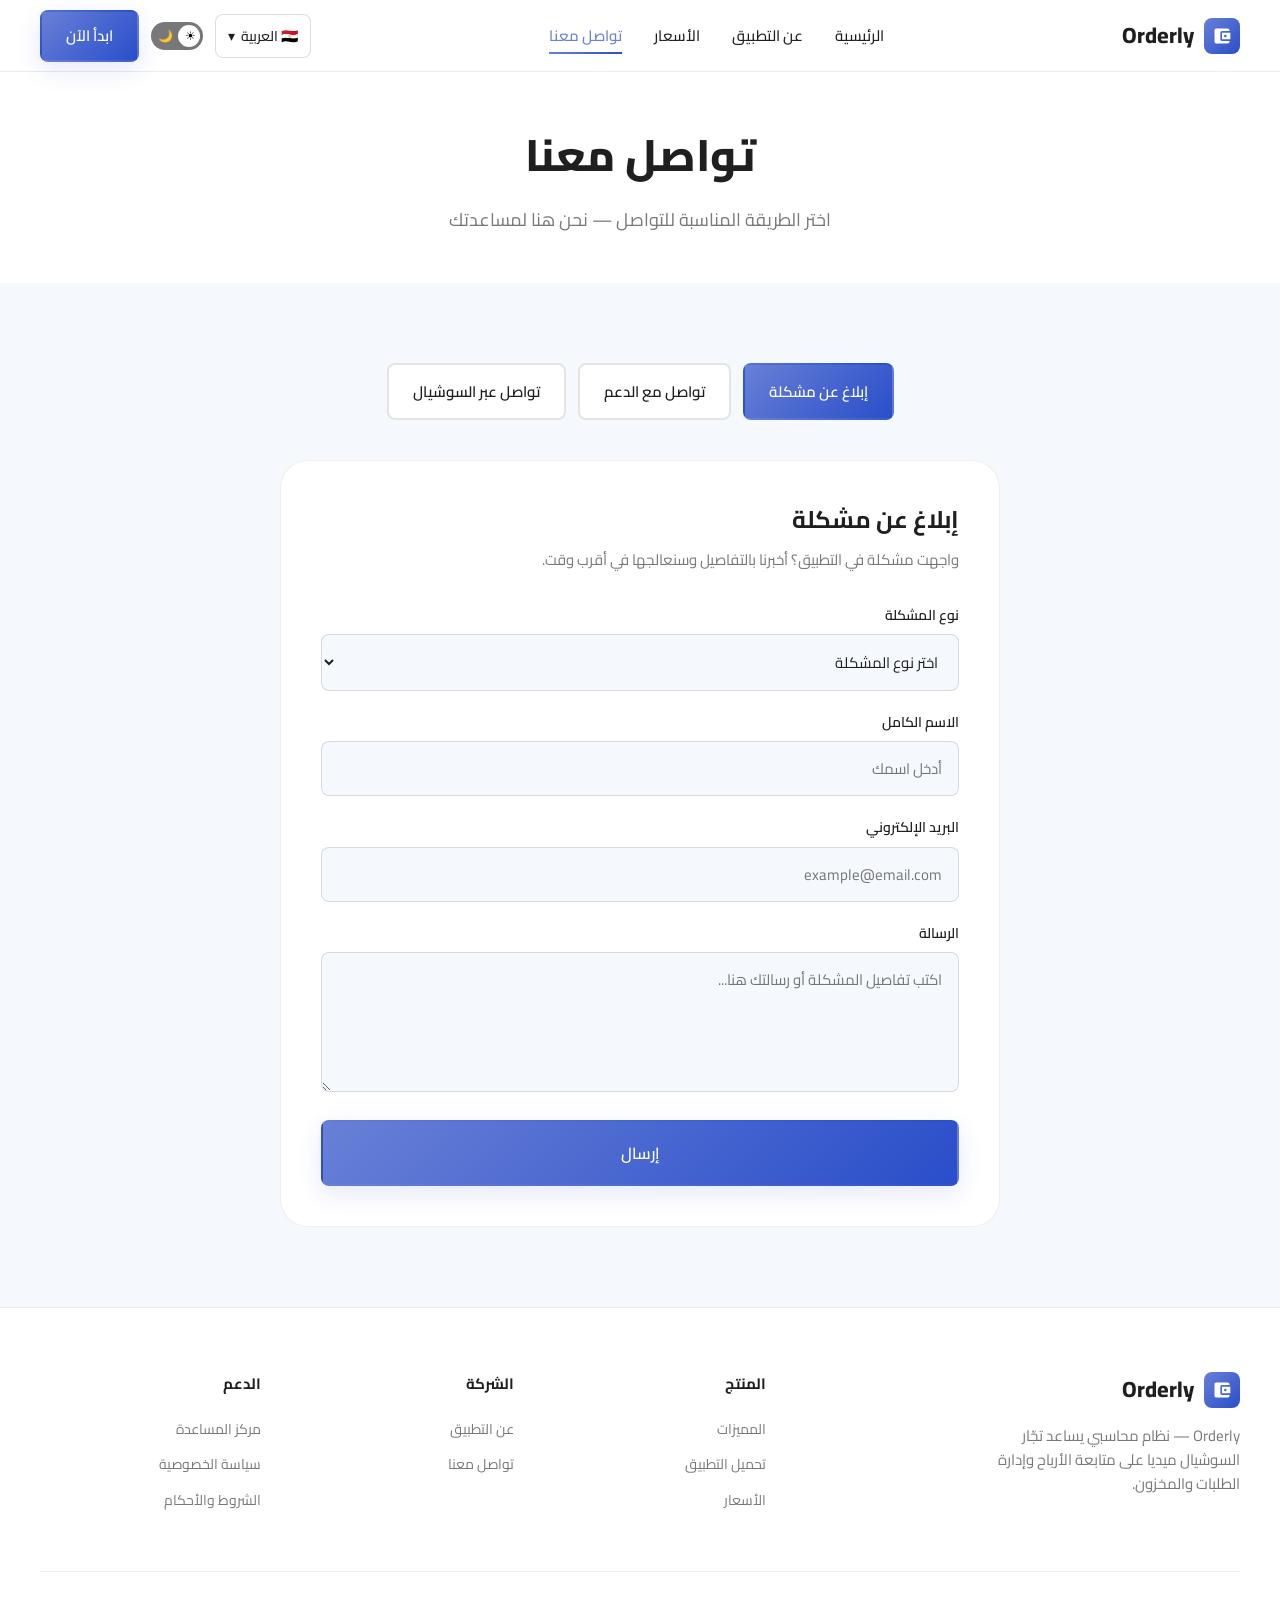
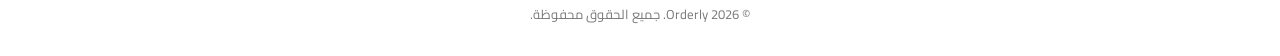
<file: html/contact.html>
﻿<!DOCTYPE html>
<html lang="ar">
<head>
  <meta charset="UTF-8">
  <meta http-equiv="refresh" content="0; url=../contact.html">
  <script>location.replace('../contact.html');</script>
</head>
<body></body>
</html>
</file>
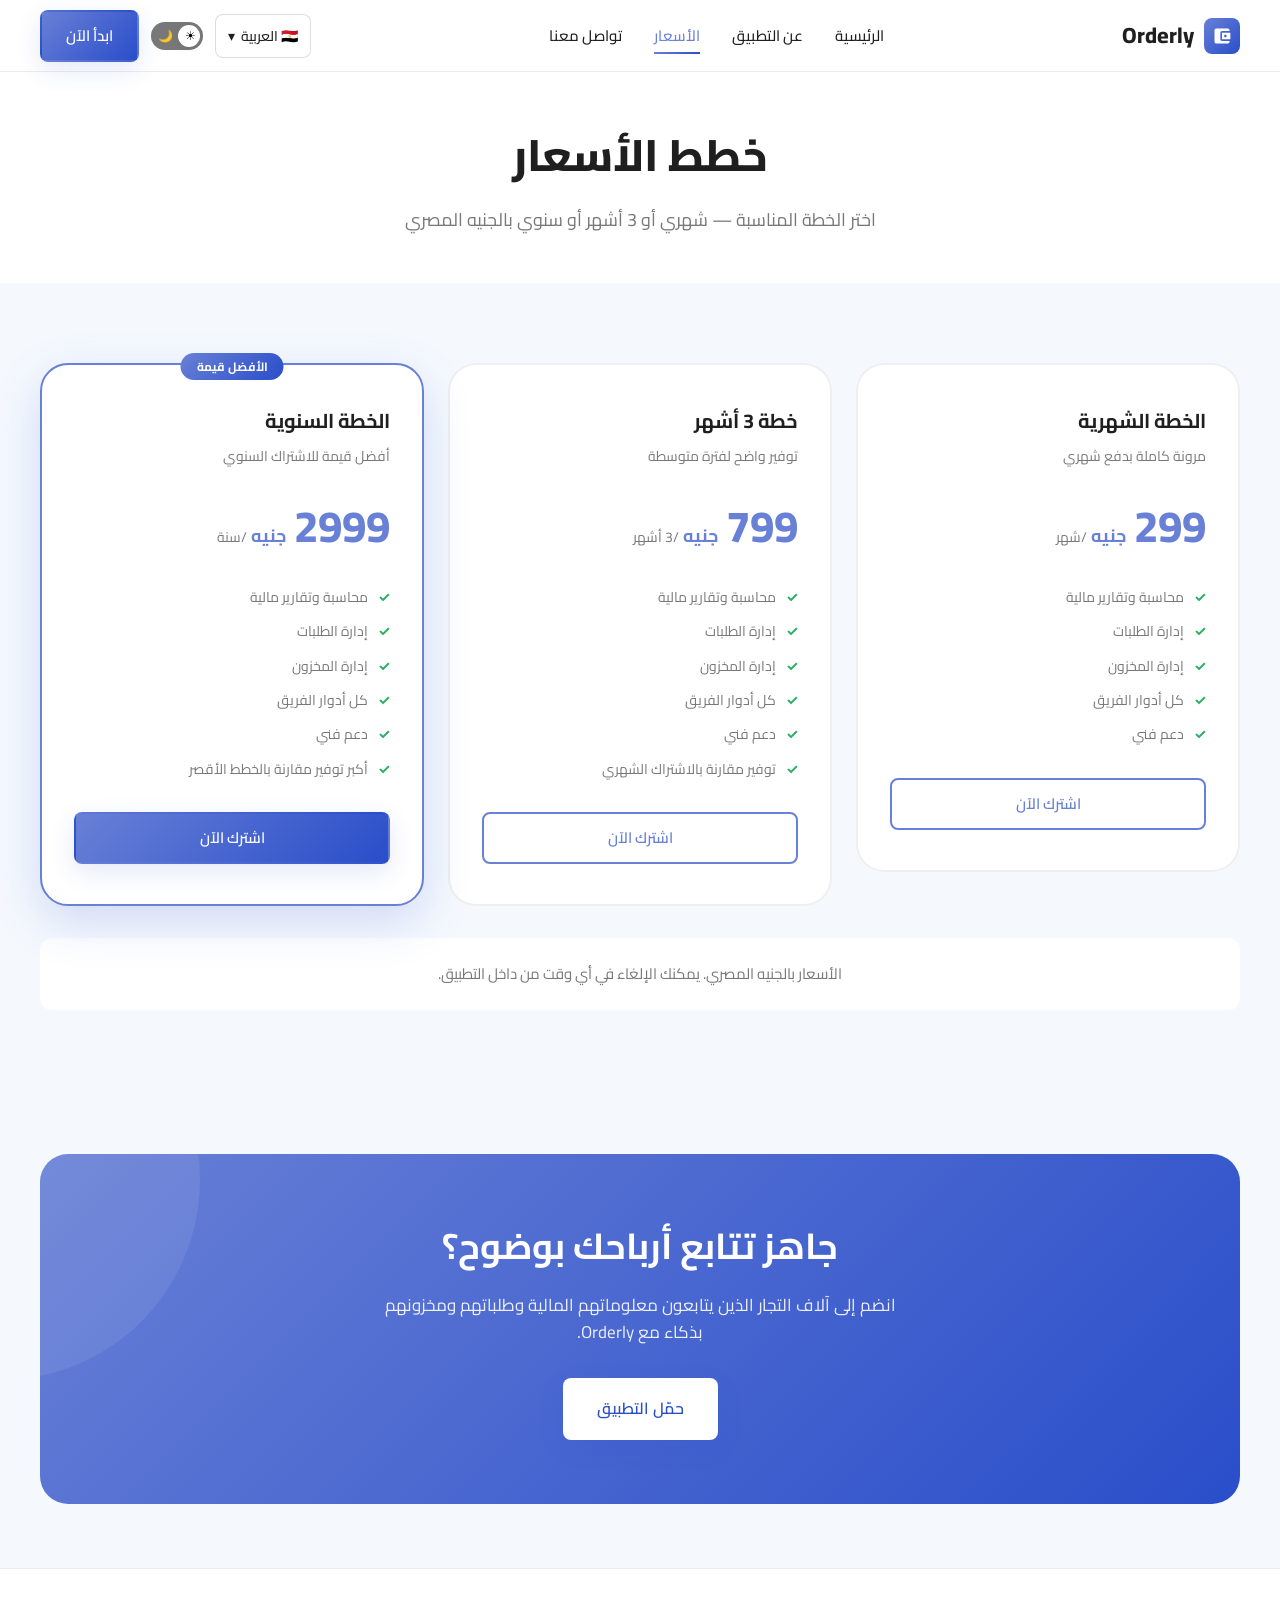
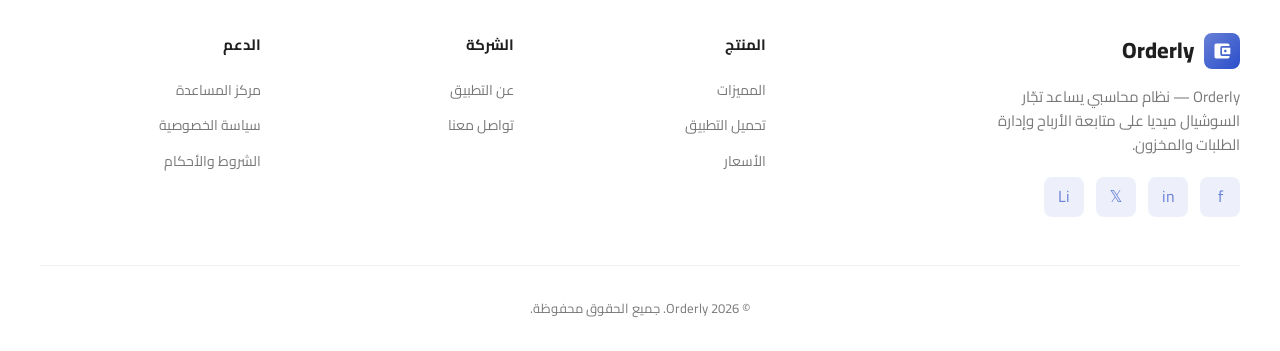
<file: html/pricing.html>
﻿<!DOCTYPE html>
<html lang="ar">
<head>
  <meta charset="UTF-8">
  <meta http-equiv="refresh" content="0; url=../pricing.html">
  <script>location.replace('../pricing.html');</script>
</head>
<body></body>
</html>
</file>
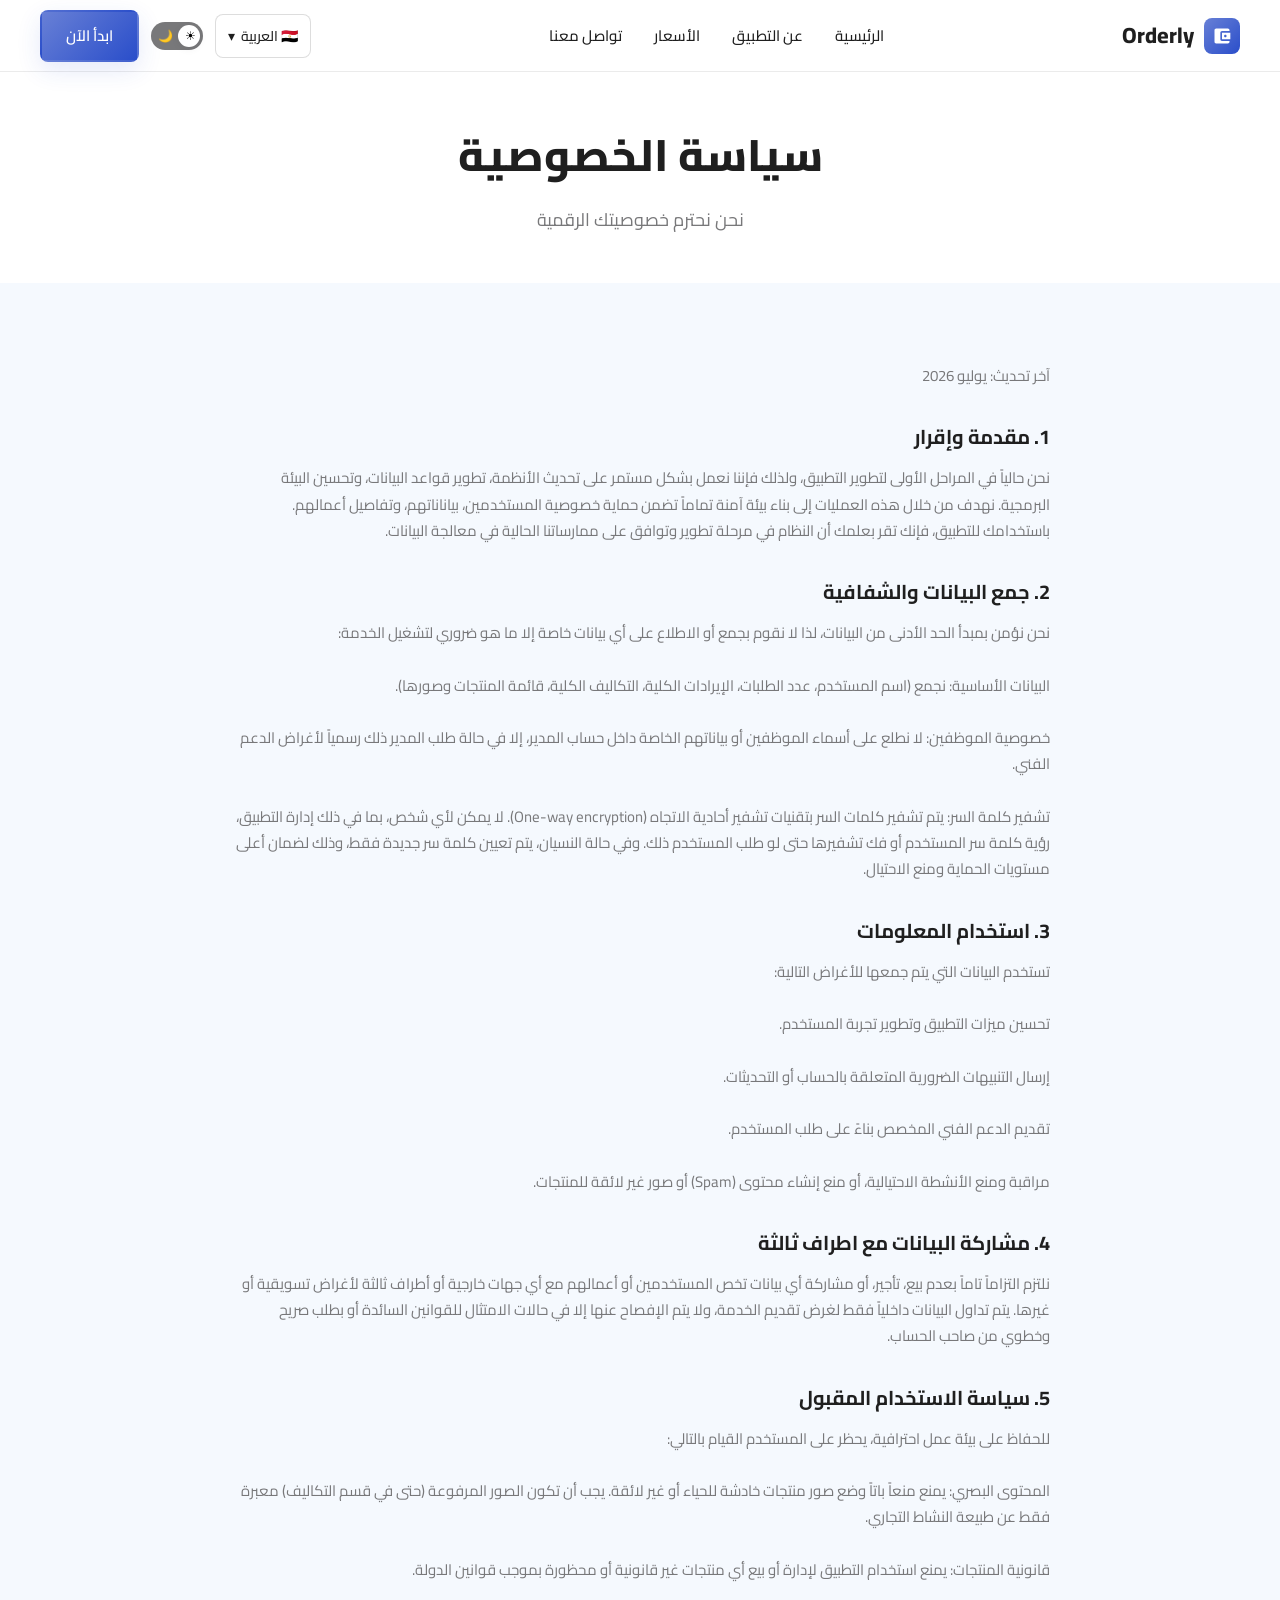
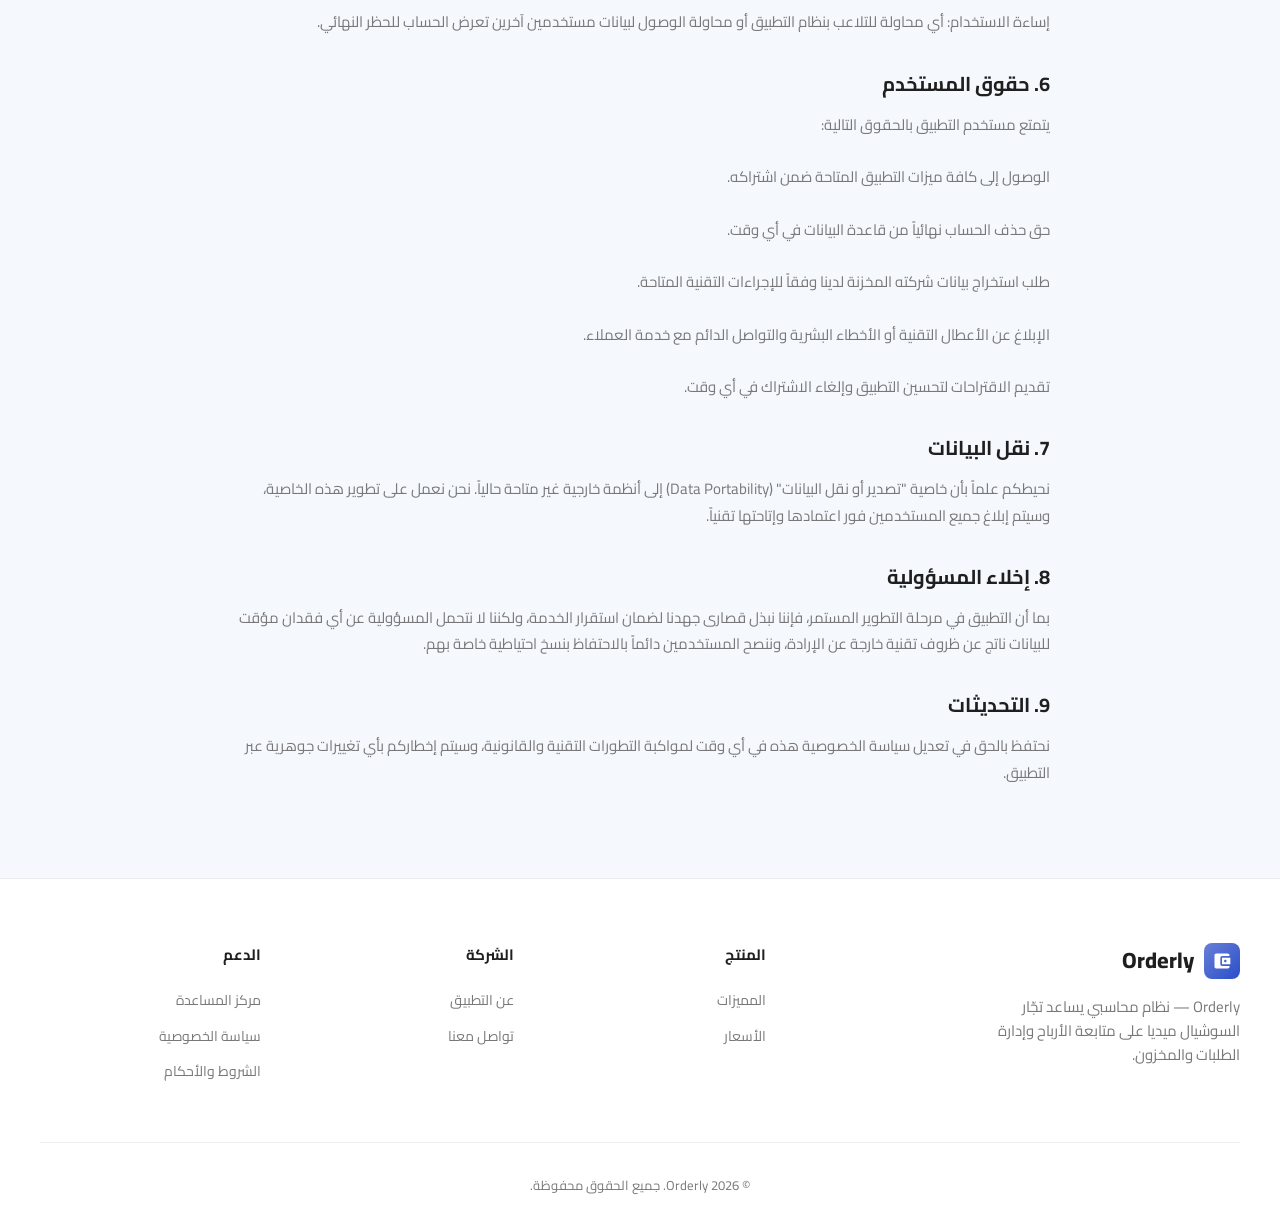
<file: html/privacy.html>
﻿<!DOCTYPE html>
<html lang="ar">
<head>
  <meta charset="UTF-8">
  <meta http-equiv="refresh" content="0; url=../privacy.html">
  <script>location.replace('../privacy.html');</script>
</head>
<body></body>
</html>
</file>
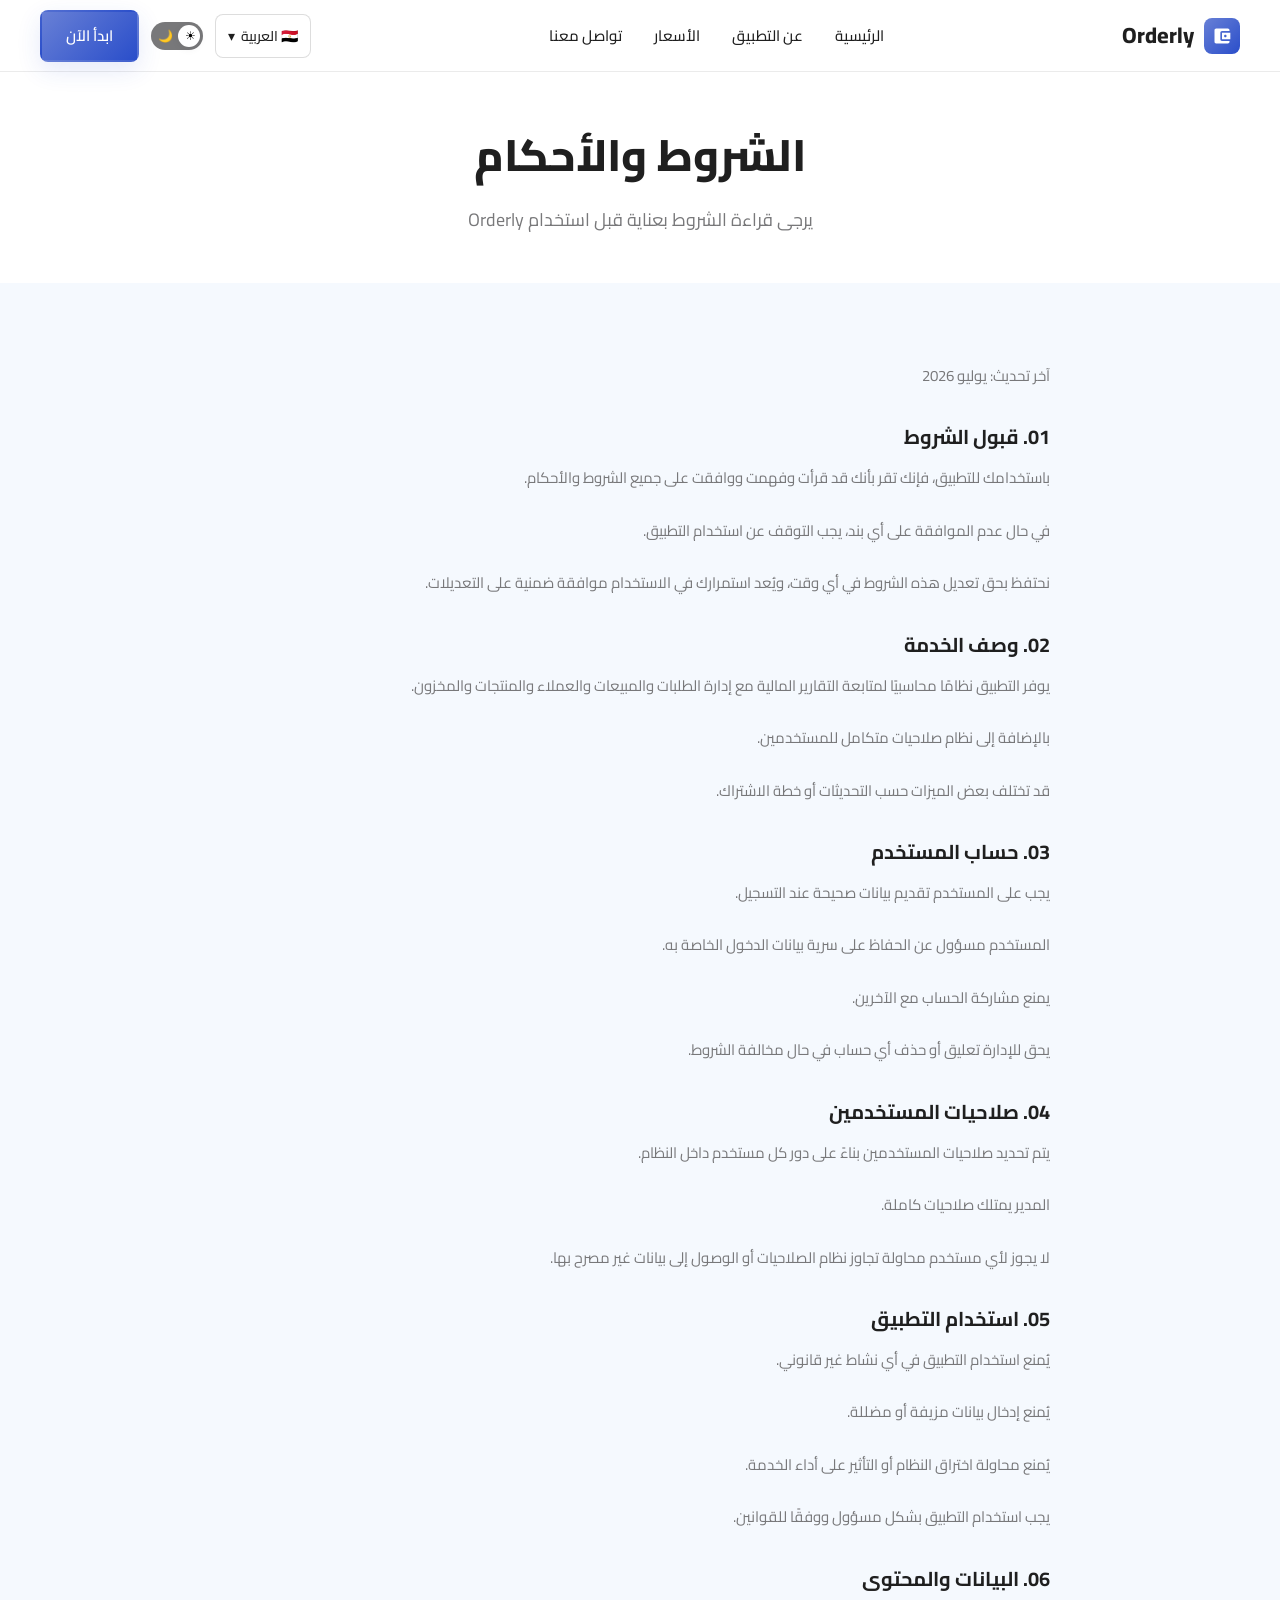
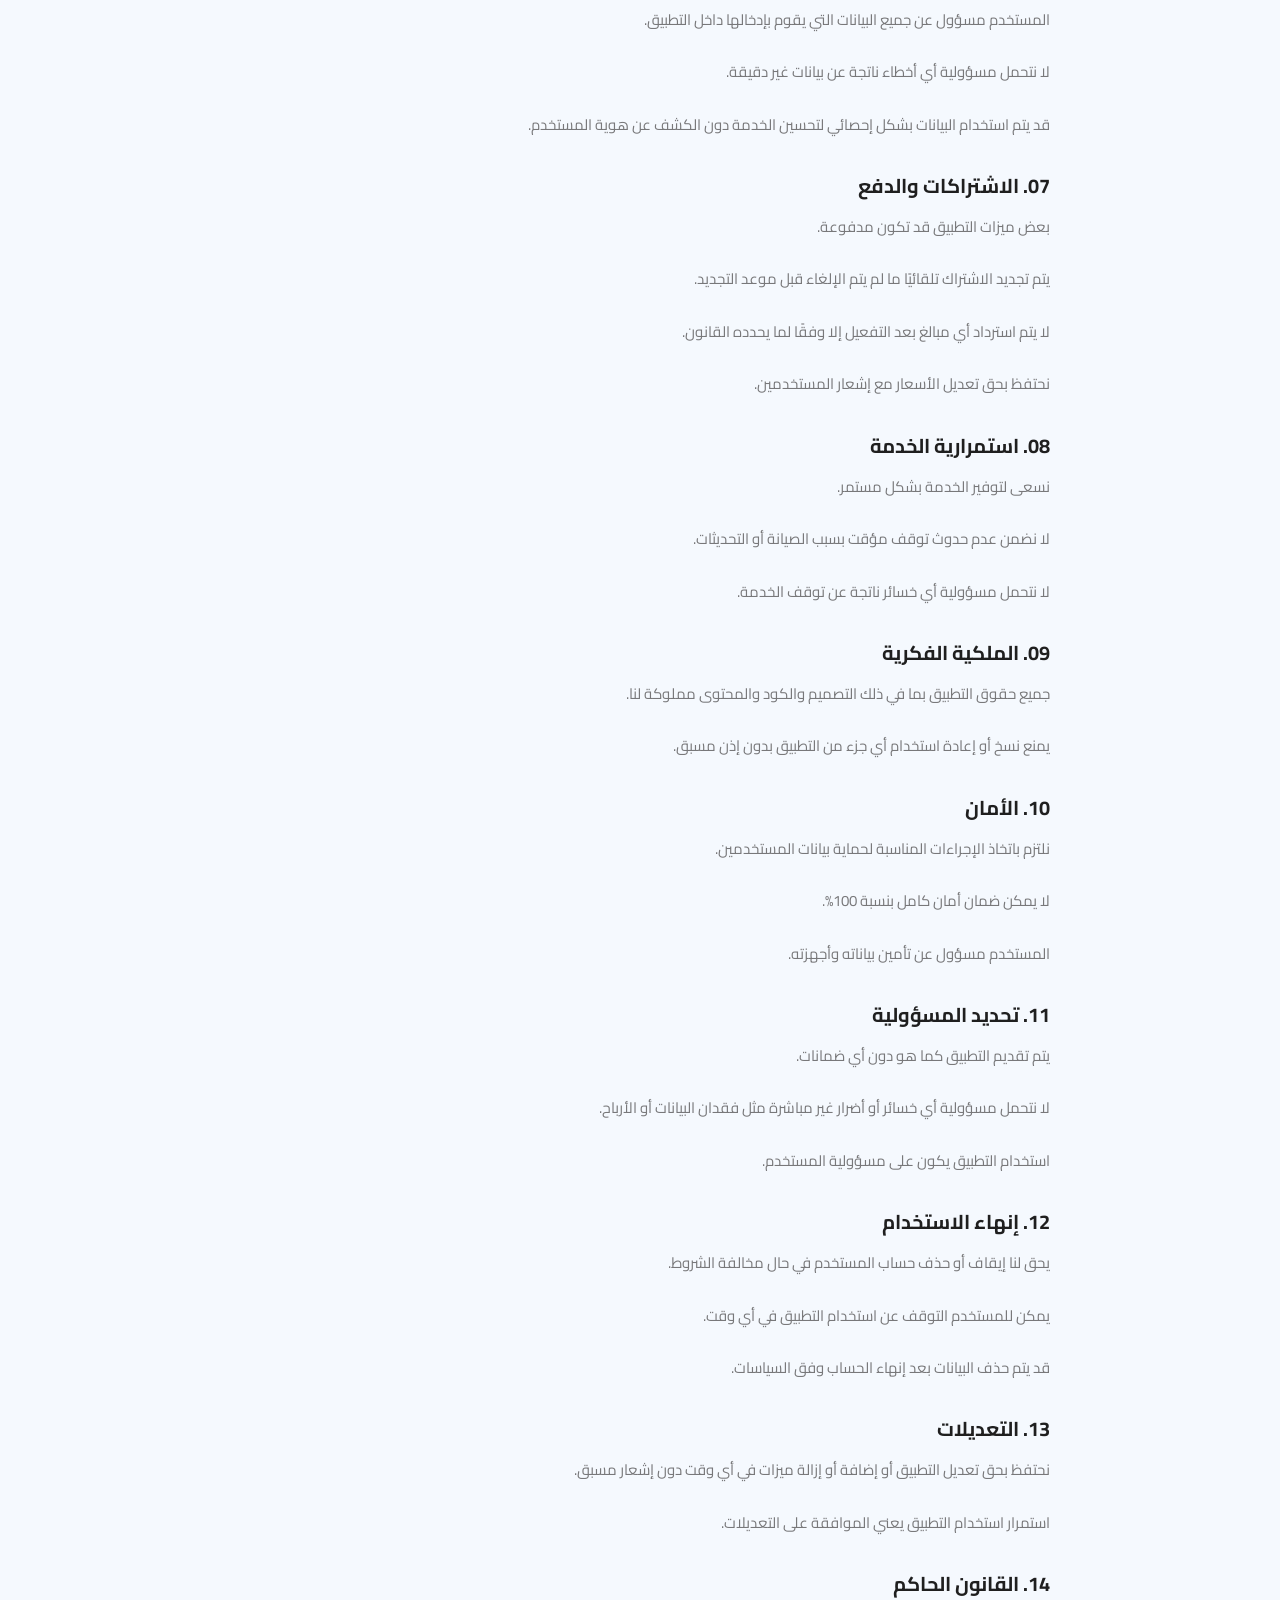
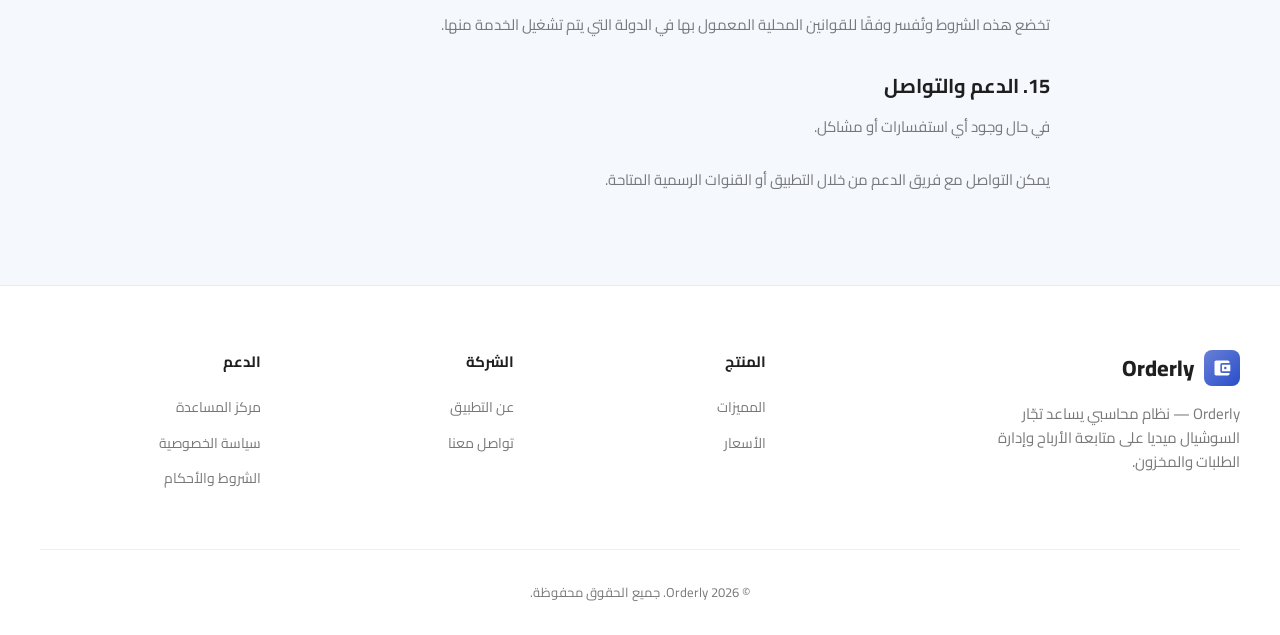
<file: html/terms.html>
﻿<!DOCTYPE html>
<html lang="ar">
<head>
  <meta charset="UTF-8">
  <meta http-equiv="refresh" content="0; url=../terms.html">
  <script>location.replace('../terms.html');</script>
</head>
<body></body>
</html>
</file>
<file: css/style.css>
/* ============================================
   Orderly Landing Page — Design System
   ============================================ */

:root {
  --color-black: #000000;
  --color-success: #27AE60;

  --color-background: #F5F9FE;
  --color-surface: #FFFFFF;
  --color-primary: #6880D6;
  --color-secondary: #2A4ECA;
  --color-error: #B71C1C;
  --color-on-surface: #78787A;
  --color-on-background: #1F1F1F;

  --gradient-primary: linear-gradient(135deg, var(--color-primary) 0%, var(--color-secondary) 100%);
  --shadow-sm: 0 2px 8px rgba(0, 0, 0, 0.06);
  --shadow-md: 0 8px 24px rgba(42, 78, 202, 0.12);
  --shadow-lg: 0 16px 48px rgba(42, 78, 202, 0.18);
  --radius-sm: 8px;
  --radius-md: 12px;
  --radius-lg: 20px;
  --radius-xl: 28px;
  --transition: 0.3s ease;
  --nav-height: 72px;
  --container: 1200px;
  --font-en: 'Inter', system-ui, sans-serif;
  --font-ar: 'Cairo', 'Inter', system-ui, sans-serif;
}

[data-theme="dark"] {
  --color-background: #1F1F1F;
  --color-surface: #2c2c2c;
  --color-primary: #6880D6;
  --color-secondary: #2A4ECA;
  --color-error: #D32F2F;
  --color-on-surface: #78787A;
  --color-on-background: #F5F9FE;
  --shadow-sm: 0 2px 8px rgba(0, 0, 0, 0.25);
  --shadow-md: 0 8px 24px rgba(0, 0, 0, 0.35);
  --shadow-lg: 0 16px 48px rgba(0, 0, 0, 0.45);
}

*, *::before, *::after {
  box-sizing: border-box;
  margin: 0;
  padding: 0;
}

html {
  scroll-behavior: smooth;
  transition: background-color var(--transition), color var(--transition);
}

body {
  font-family: var(--font-en);
  background-color: var(--color-background);
  color: var(--color-on-background);
  line-height: 1.6;
  transition: background-color var(--transition), color var(--transition);
  overflow-x: hidden;
}

html[lang="ar"] body {
  font-family: var(--font-ar);
}

img, svg {
  display: block;
  max-width: 100%;
}

a {
  color: var(--color-primary);
  text-decoration: none;
  transition: color var(--transition);
}

a:hover {
  color: var(--color-secondary);
}

ul {
  list-style: none;
}

.container {
  width: min(100% - 2rem, var(--container));
  margin-inline: auto;
}

.section {
  padding: 5rem 0;
}

.section-header {
  text-align: center;
  max-width: 640px;
  margin: 0 auto 3rem;
}

.section-label {
  display: inline-block;
  font-size: 0.8125rem;
  font-weight: 600;
  text-transform: uppercase;
  letter-spacing: 0.08em;
  color: var(--color-primary);
  margin-bottom: 0.75rem;
}

.section-title {
  font-size: clamp(1.75rem, 4vw, 2.5rem);
  font-weight: 700;
  line-height: 1.25;
  margin-bottom: 1rem;
}

.section-desc {
  font-size: 1.0625rem;
  color: var(--color-on-surface);
}

/* ========== Accessibility ========== */
.skip-link {
  position: absolute;
  inset-inline-start: 1rem;
  top: -100px;
  z-index: 10000;
  padding: 0.75rem 1.25rem;
  background: var(--color-secondary);
  color: #fff;
  border-radius: var(--radius-sm);
  font-weight: 700;
  transition: top 0.2s ease;
}

.skip-link:focus {
  top: 1rem;
  outline: 2px solid #fff;
  outline-offset: 2px;
}

:focus-visible {
  outline: 2px solid var(--color-primary);
  outline-offset: 2px;
}

/* ========== Buttons ========== */
.btn {
  display: inline-flex;
  align-items: center;
  justify-content: center;
  gap: 0.5rem;
  padding: 0.75rem 1.5rem;
  font-size: 0.9375rem;
  font-weight: 600;
  border-radius: var(--radius-sm);
  border: 2px solid transparent;
  cursor: pointer;
  transition: all var(--transition);
  font-family: inherit;
  white-space: nowrap;
}

.btn-primary {
  background: var(--gradient-primary);
  color: #fff;
  box-shadow: var(--shadow-md);
}

.btn-primary:hover {
  transform: translateY(-2px);
  box-shadow: var(--shadow-lg);
  color: #fff;
}

.btn-outline {
  background: transparent;
  border-color: var(--color-primary);
  color: var(--color-primary);
}

.btn-outline:hover {
  background: var(--color-primary);
  color: #fff;
}

.btn-ghost {
  background: var(--color-surface);
  color: var(--color-on-background);
  border-color: transparent;
  box-shadow: var(--shadow-sm);
}

.btn-lg {
  padding: 1rem 2rem;
  font-size: 1rem;
}

.btn-block {
  width: 100%;
}

/* ========== Navbar ========== */
.navbar {
  position: fixed;
  top: 0;
  inset-inline: 0;
  height: var(--nav-height);
  background: color-mix(in srgb, var(--color-surface) 85%, transparent);
  backdrop-filter: blur(12px);
  -webkit-backdrop-filter: blur(12px);
  border-bottom: 1px solid color-mix(in srgb, var(--color-on-surface) 15%, transparent);
  z-index: 1000;
  transition: background-color var(--transition), border-color var(--transition);
}

.navbar .container {
  display: flex;
  align-items: center;
  justify-content: space-between;
  height: 100%;
  gap: 1rem;
}

.logo {
  display: flex;
  align-items: center;
  gap: 0.625rem;
  font-size: 1.375rem;
  font-weight: 800;
  color: var(--color-on-background);
  flex-shrink: 0;
}

.logo-icon {
  width: 36px;
  height: 36px;
  background: var(--gradient-primary);
  border-radius: var(--radius-sm);
  display: flex;
  align-items: center;
  justify-content: center;
  color: #fff;
  flex-shrink: 0;
}

.logo-icon svg {
  width: 20px;
  height: 20px;
}

.nav-links {
  display: flex;
  align-items: center;
  gap: 2rem;
}

.nav-links a {
  color: var(--color-on-background);
  font-weight: 500;
  font-size: 0.9375rem;
  position: relative;
}

.nav-links a::after {
  content: '';
  position: absolute;
  bottom: -4px;
  inset-inline: 0;
  height: 2px;
  background: var(--gradient-primary);
  transform: scaleX(0);
  transition: transform var(--transition);
}

.nav-links a:hover,
.nav-links a.active {
  color: var(--color-primary);
}

.nav-links a:hover::after,
.nav-links a.active::after {
  transform: scaleX(1);
}

.nav-actions {
  display: flex;
  align-items: center;
  gap: 0.75rem;
}

/* Theme Toggle */
.theme-toggle {
  position: relative;
  width: 52px;
  height: 28px;
  background: var(--color-on-surface);
  border-radius: 14px;
  border: none;
  cursor: pointer;
  padding: 3px;
  transition: background var(--transition);
  flex-shrink: 0;
}

.theme-toggle::before {
  content: '';
  position: absolute;
  width: 22px;
  height: 22px;
  background: var(--color-surface);
  border-radius: 50%;
  top: 3px;
  inset-inline-start: 3px;
  transition: transform var(--transition);
  box-shadow: var(--shadow-sm);
}

[data-theme="dark"] .theme-toggle::before {
  transform: translateX(24px);
}

html[dir="rtl"][data-theme="dark"] .theme-toggle::before {
  transform: translateX(-24px);
}

.theme-toggle .icon-sun,
.theme-toggle .icon-moon {
  position: absolute;
  top: 50%;
  transform: translateY(-50%);
  font-size: 0.75rem;
  line-height: 1;
}

.theme-toggle .icon-sun {
  inset-inline-start: 7px;
}

.theme-toggle .icon-moon {
  inset-inline-end: 7px;
}

/* Language Switcher */
.lang-switcher {
  position: relative;
}

.lang-btn {
  display: flex;
  align-items: center;
  gap: 0.375rem;
  padding: 0.5rem 0.75rem;
  background: var(--color-surface);
  border: 1px solid color-mix(in srgb, var(--color-on-surface) 25%, transparent);
  border-radius: var(--radius-sm);
  cursor: pointer;
  font-size: 0.875rem;
  font-weight: 500;
  color: var(--color-on-background);
  font-family: inherit;
  transition: all var(--transition);
}

.lang-btn:hover {
  border-color: var(--color-primary);
}

.lang-dropdown {
  position: absolute;
  top: calc(100% + 8px);
  inset-inline-end: 0;
  background: var(--color-surface);
  border: 1px solid color-mix(in srgb, var(--color-on-surface) 20%, transparent);
  border-radius: var(--radius-md);
  box-shadow: var(--shadow-lg);
  min-width: 160px;
  opacity: 0;
  visibility: hidden;
  transform: translateY(-8px);
  transition: all var(--transition);
  z-index: 100;
  max-height: 320px;
  overflow-y: auto;
}

.lang-switcher.open .lang-dropdown {
  opacity: 1;
  visibility: visible;
  transform: translateY(0);
}

.lang-option {
  display: flex;
  align-items: center;
  gap: 0.5rem;
  width: 100%;
  padding: 0.625rem 1rem;
  border: none;
  background: none;
  cursor: pointer;
  font-size: 0.875rem;
  color: var(--color-on-background);
  font-family: inherit;
  text-align: start;
  transition: background var(--transition);
}

.lang-option:hover,
.lang-option.active {
  background: color-mix(in srgb, var(--color-primary) 12%, transparent);
  color: var(--color-primary);
}

/* Mobile Menu */
.menu-toggle {
  display: none;
  flex-direction: column;
  gap: 5px;
  background: none;
  border: none;
  cursor: pointer;
  padding: 4px;
}

.menu-toggle span {
  display: block;
  width: 24px;
  height: 2px;
  background: var(--color-on-background);
  transition: all var(--transition);
  border-radius: 2px;
}

.menu-toggle.active span:nth-child(1) {
  transform: rotate(45deg) translate(5px, 5px);
}

.menu-toggle.active span:nth-child(2) {
  opacity: 0;
}

.menu-toggle.active span:nth-child(3) {
  transform: rotate(-45deg) translate(5px, -5px);
}

/* ========== Hero ========== */
.hero {
  padding-top: calc(var(--nav-height) + 4rem);
  padding-bottom: 5rem;
  position: relative;
  overflow: hidden;
}

.hero::before {
  content: '';
  position: absolute;
  top: -20%;
  inset-inline-end: -10%;
  width: 600px;
  height: 600px;
  background: radial-gradient(circle, color-mix(in srgb, var(--color-primary) 20%, transparent) 0%, transparent 70%);
  pointer-events: none;
}

.hero .container {
  display: grid;
  grid-template-columns: 1fr 1fr;
  gap: 3rem;
  align-items: center;
}

.hero-content {
  position: relative;
  z-index: 1;
}

.hero-badge {
  display: inline-flex;
  align-items: center;
  gap: 0.5rem;
  padding: 0.375rem 1rem;
  background: color-mix(in srgb, var(--color-primary) 12%, transparent);
  border: 1px solid color-mix(in srgb, var(--color-primary) 30%, transparent);
  border-radius: 100px;
  font-size: 0.8125rem;
  font-weight: 600;
  color: var(--color-primary);
  margin-bottom: 1.5rem;
}

.hero-badge .dot {
  width: 8px;
  height: 8px;
  background: var(--color-success);
  border-radius: 50%;
  animation: pulse 2s infinite;
}

@keyframes pulse {
  0%, 100% { opacity: 1; }
  50% { opacity: 0.5; }
}

.hero-title {
  font-size: clamp(2.25rem, 5vw, 3.5rem);
  font-weight: 800;
  line-height: 1.15;
  margin-bottom: 1.25rem;
}

.hero-title .highlight {
  background: var(--gradient-primary);
  -webkit-background-clip: text;
  -webkit-text-fill-color: transparent;
  background-clip: text;
}

.hero-desc {
  font-size: 1.125rem;
  color: var(--color-on-surface);
  margin-bottom: 2rem;
  max-width: 520px;
}

.hero-actions {
  display: flex;
  flex-wrap: wrap;
  gap: 1rem;
  margin-bottom: 2rem;
}

.hero-mission {
  max-width: 520px;
  font-size: 1rem;
  line-height: 1.7;
  color: var(--color-on-surface);
  padding: 1rem 1.25rem;
  border-inline-start: 3px solid var(--color-primary);
  background: color-mix(in srgb, var(--color-primary) 8%, transparent);
  border-radius: 0 var(--radius-md) var(--radius-md) 0;
}

[dir="rtl"] .hero-mission {
  border-radius: var(--radius-md) 0 0 var(--radius-md);
}

/* Phone Mockup */
.hero-visual {
  display: flex;
  justify-content: center;
  position: relative;
}

.phone-mockup {
  width: 280px;
  background: var(--color-surface);
  border-radius: 36px;
  padding: 12px;
  box-shadow: var(--shadow-lg);
  border: 3px solid color-mix(in srgb, var(--color-on-surface) 20%, transparent);
  position: relative;
  z-index: 2;
}

.phone-notch {
  width: 100px;
  height: 24px;
  background: var(--color-background);
  border-radius: 0 0 16px 16px;
  margin: 0 auto 8px;
}

.phone-screen {
  background: var(--color-background);
  border-radius: 24px;
  padding: 1rem;
  min-height: 480px;
  overflow: hidden;
}

.mock-header {
  display: flex;
  justify-content: space-between;
  align-items: center;
  margin-bottom: 1rem;
}

.mock-header span {
  font-size: 0.75rem;
  font-weight: 700;
}

.mock-card {
  background: var(--color-surface);
  border-radius: var(--radius-sm);
  padding: 0.75rem;
  margin-bottom: 0.625rem;
  box-shadow: var(--shadow-sm);
}

.mock-card-row {
  display: flex;
  justify-content: space-between;
  align-items: center;
  font-size: 0.6875rem;
}

.mock-card-row .status {
  padding: 2px 8px;
  border-radius: 100px;
  font-size: 0.625rem;
  font-weight: 600;
}

.status-new { background: color-mix(in srgb, var(--color-primary) 20%, transparent); color: var(--color-primary); }
.status-done { background: color-mix(in srgb, var(--color-success) 20%, transparent); color: var(--color-success); }
.status-prep { background: color-mix(in srgb, var(--color-secondary) 20%, transparent); color: var(--color-secondary); }

.mock-stats {
  display: grid;
  grid-template-columns: 1fr 1fr;
  gap: 0.5rem;
  margin-top: 0.75rem;
}

.mock-stat {
  background: var(--gradient-primary);
  border-radius: var(--radius-sm);
  padding: 0.625rem;
  color: #fff;
  text-align: center;
}

.mock-stat strong {
  display: block;
  font-size: 1rem;
}

.mock-stat span {
  font-size: 0.5625rem;
  opacity: 0.85;
}

.floating-card {
  position: absolute;
  background: var(--color-surface);
  border-radius: var(--radius-md);
  padding: 0.875rem 1rem;
  box-shadow: var(--shadow-md);
  display: flex;
  align-items: center;
  gap: 0.625rem;
  font-size: 0.8125rem;
  font-weight: 600;
  animation: float 3s ease-in-out infinite;
}

.floating-card .fc-icon {
  width: 36px;
  height: 36px;
  border-radius: var(--radius-sm);
  display: flex;
  align-items: center;
  justify-content: center;
  font-size: 1rem;
}

.fc-1 {
  top: 10%;
  inset-inline-start: -10%;
  animation-delay: 0s;
}

.fc-2 {
  bottom: 15%;
  inset-inline-end: -5%;
  animation-delay: 1.5s;
}

@keyframes float {
  0%, 100% { transform: translateY(0); }
  50% { transform: translateY(-10px); }
}

/* ========== Problem Section ========== */
.problem {
  background: var(--color-surface);
  transition: background-color var(--transition);
}

.problem-grid {
  display: grid;
  grid-template-columns: repeat(3, 1fr);
  gap: 1.5rem;
}

.problem-card {
  padding: 2rem;
  border-radius: var(--radius-lg);
  border: 1px solid color-mix(in srgb, var(--color-on-surface) 15%, transparent);
  transition: all var(--transition);
}

.problem-card:hover {
  border-color: var(--color-primary);
  box-shadow: var(--shadow-md);
  transform: translateY(-4px);
}

.problem-icon {
  width: 48px;
  height: 48px;
  background: color-mix(in srgb, var(--color-error) 12%, transparent);
  border-radius: var(--radius-sm);
  display: flex;
  align-items: center;
  justify-content: center;
  font-size: 1.5rem;
  margin-bottom: 1.25rem;
}

.problem-card h3 {
  font-size: 1.125rem;
  margin-bottom: 0.625rem;
}

.problem-card p {
  font-size: 0.9375rem;
  color: var(--color-on-surface);
}

/* ========== Features ========== */
.features-grid {
  display: grid;
  grid-template-columns: repeat(2, 1fr);
  gap: 1.5rem;
}

.feature-card {
  background: var(--color-surface);
  border-radius: var(--radius-lg);
  padding: 2rem;
  border: 1px solid color-mix(in srgb, var(--color-on-surface) 12%, transparent);
  transition: all var(--transition);
  display: flex;
  gap: 1.25rem;
}

.feature-card:hover {
  box-shadow: var(--shadow-md);
  border-color: color-mix(in srgb, var(--color-primary) 30%, transparent);
}

.feature-icon {
  width: 56px;
  height: 56px;
  min-width: 56px;
  background: var(--gradient-primary);
  border-radius: var(--radius-md);
  display: flex;
  align-items: center;
  justify-content: center;
  font-size: 1.5rem;
}

.feature-card h3 {
  font-size: 1.125rem;
  margin-bottom: 0.5rem;
}

.feature-card p {
  font-size: 0.9375rem;
  color: var(--color-on-surface);
}

/* ========== Roles ========== */
.roles {
  background: var(--color-surface);
  transition: background-color var(--transition);
}

.roles-grid {
  display: grid;
  grid-template-columns: repeat(4, 1fr);
  gap: 1.25rem;
}

.role-card {
  background: var(--color-background);
  border-radius: var(--radius-lg);
  padding: 1.75rem 1.25rem;
  text-align: center;
  border: 2px solid transparent;
  transition: all var(--transition);
  position: relative;
  overflow: hidden;
}

.role-card::before {
  content: '';
  position: absolute;
  top: 0;
  inset-inline: 0;
  height: 4px;
  background: var(--gradient-primary);
  transform: scaleX(0);
  transition: transform var(--transition);
}

.role-card:hover {
  border-color: color-mix(in srgb, var(--color-primary) 30%, transparent);
  transform: translateY(-4px);
  box-shadow: var(--shadow-md);
}

.role-card:hover::before {
  transform: scaleX(1);
}

.role-avatar {
  width: 84px;
  height: 84px;
  margin: 0 auto 1rem;
  border-radius: 50%;
  display: flex;
  align-items: center;
  justify-content: center;
  overflow: hidden;
  flex-shrink: 0;
  background: color-mix(in srgb, var(--color-primary) 10%, var(--color-surface));
  border: 2px solid color-mix(in srgb, var(--color-primary) 22%, transparent);
  box-shadow: var(--shadow-sm);
}

.role-avatar img {
  width: 100%;
  height: 100%;
  border-radius: 50%;
  object-fit: cover;
  display: block;
}

.role-card h3 {
  font-size: 1rem;
  margin-bottom: 0.375rem;
}

.role-tag {
  display: inline-block;
  font-size: 0.6875rem;
  font-weight: 600;
  text-transform: uppercase;
  letter-spacing: 0.05em;
  color: var(--color-primary);
  margin-bottom: 0.75rem;
}

.role-card p,
.role-points,
.desc-multi {
  font-size: 0.8125rem;
  color: var(--color-on-surface);
  line-height: 1.55;
}

.desc-multi {
  white-space: pre-line;
  text-align: start;
  margin: 0;
}

.role-points {
  list-style: none;
  padding: 0;
  margin: 0;
  text-align: start;
}

.role-points li {
  position: relative;
  padding-inline-start: 1rem;
  margin-bottom: 0.5rem;
}

.role-points li::before {
  content: '';
  position: absolute;
  inset-inline-start: 0;
  top: 0.55em;
  width: 6px;
  height: 6px;
  border-radius: 50%;
  background: var(--color-primary);
}

/* ========== How It Works ========== */
.steps {
  display: grid;
  grid-template-columns: repeat(4, 1fr);
  gap: 1.5rem;
  position: relative;
}

.steps::before {
  content: '';
  position: absolute;
  top: 32px;
  inset-inline: 10%;
  height: 2px;
  background: color-mix(in srgb, var(--color-primary) 25%, transparent);
  z-index: 0;
}

.step-item {
  text-align: center;
  position: relative;
  z-index: 1;
}

.step-number {
  width: 64px;
  height: 64px;
  margin: 0 auto 1.25rem;
  background: var(--gradient-primary);
  border-radius: 50%;
  display: flex;
  align-items: center;
  justify-content: center;
  font-size: 1.25rem;
  font-weight: 800;
  color: #fff;
  box-shadow: var(--shadow-md);
}

.step-item h3 {
  font-size: 1rem;
  margin-bottom: 0.5rem;
}

.step-item p {
  font-size: 0.875rem;
  color: var(--color-on-surface);
}

/* ========== Testimonials ========== */
.testimonials {
  background: var(--color-surface);
  transition: background-color var(--transition);
}

.testimonials-grid {
  display: grid;
  grid-template-columns: repeat(3, 1fr);
  gap: 1.5rem;
}

.testimonial-card {
  background: var(--color-background);
  border-radius: var(--radius-lg);
  padding: 2rem;
  border: 1px solid color-mix(in srgb, var(--color-on-surface) 12%, transparent);
  transition: all var(--transition);
}

.testimonial-card:hover {
  box-shadow: var(--shadow-md);
}

.testimonial-stars {
  color: #F59E0B;
  font-size: 1rem;
  margin-bottom: 1rem;
  letter-spacing: 2px;
}

.testimonial-text {
  font-size: 0.9375rem;
  color: var(--color-on-surface);
  margin-bottom: 1.5rem;
  font-style: italic;
  line-height: 1.7;
}

.testimonial-author {
  display: flex;
  align-items: center;
  gap: 0.75rem;
}

.author-avatar {
  width: 44px;
  height: 44px;
  border-radius: 50%;
  background: var(--gradient-primary);
  display: flex;
  align-items: center;
  justify-content: center;
  color: #fff;
  font-weight: 700;
  font-size: 0.875rem;
}

.author-info strong {
  display: block;
  font-size: 0.9375rem;
}

.author-info span {
  font-size: 0.8125rem;
  color: var(--color-on-surface);
}

/* ========== CTA Banner ========== */
.cta-banner {
  padding: 4rem 0;
}

.cta-inner {
  background: var(--gradient-primary);
  border-radius: var(--radius-xl);
  padding: 4rem 3rem;
  text-align: center;
  color: #fff;
  position: relative;
  overflow: hidden;
}

.cta-inner::before {
  content: '';
  position: absolute;
  top: -50%;
  inset-inline-end: -20%;
  width: 400px;
  height: 400px;
  background: rgba(255, 255, 255, 0.08);
  border-radius: 50%;
}

.cta-inner h2 {
  font-size: clamp(1.75rem, 3vw, 2.25rem);
  margin-bottom: 1rem;
  position: relative;
}

.cta-inner p {
  font-size: 1.0625rem;
  opacity: 0.9;
  margin-bottom: 2rem;
  max-width: 520px;
  margin-inline: auto;
  position: relative;
}

.cta-inner .btn-primary {
  background: #fff;
  color: var(--color-secondary);
  position: relative;
}

.cta-inner .btn-primary:hover {
  background: var(--color-background);
  color: var(--color-secondary);
}

/* ========== Footer ========== */
.footer {
  background: var(--color-surface);
  border-top: 1px solid color-mix(in srgb, var(--color-on-surface) 15%, transparent);
  padding: 4rem 0 2rem;
  transition: background-color var(--transition);
}

.footer-grid {
  display: grid;
  grid-template-columns: 2fr 1fr 1fr 1fr;
  gap: 2rem;
  margin-bottom: 3rem;
}

.footer-brand p {
  font-size: 0.9375rem;
  color: var(--color-on-surface);
  margin-top: 1rem;
  max-width: 280px;
}

.footer-col h4 {
  font-size: 0.9375rem;
  font-weight: 700;
  margin-bottom: 1.25rem;
}

.footer-col ul li {
  margin-bottom: 0.625rem;
}

.footer-col ul a {
  font-size: 0.875rem;
  color: var(--color-on-surface);
}

.footer-col ul a:hover {
  color: var(--color-primary);
}

.social-links {
  display: flex;
  gap: 0.75rem;
  margin-top: 1.25rem;
}

.social-link {
  width: 40px;
  height: 40px;
  border-radius: var(--radius-sm);
  background: color-mix(in srgb, var(--color-primary) 12%, transparent);
  display: flex;
  align-items: center;
  justify-content: center;
  color: var(--color-primary);
  font-size: 1rem;
  transition: all var(--transition);
}

.social-link:hover {
  background: var(--gradient-primary);
  color: #fff;
}

.footer-bottom {
  display: flex;
  justify-content: center;
  align-items: center;
  padding-top: 2rem;
  border-top: 1px solid color-mix(in srgb, var(--color-on-surface) 12%, transparent);
  font-size: 0.8125rem;
  color: var(--color-on-surface);
  text-align: center;
}

/* ========== Page Hero (inner pages) ========== */
.page-hero {
  padding-top: calc(var(--nav-height) + 3rem);
  padding-bottom: 3rem;
  text-align: center;
  background: var(--color-surface);
  transition: background-color var(--transition);
}

.page-hero h1 {
  font-size: clamp(2rem, 4vw, 2.75rem);
  font-weight: 800;
  margin-bottom: 1rem;
}

.page-hero p {
  font-size: 1.125rem;
  color: var(--color-on-surface);
  max-width: 600px;
  margin: 0 auto;
}

/* ========== About Page ========== */
.about-story {
  display: grid;
  grid-template-columns: 1fr 1fr;
  gap: 3rem;
  align-items: center;
}

.about-visual {
  background: var(--gradient-primary);
  border-radius: var(--radius-xl);
  padding: 3rem;
  min-height: 360px;
  display: flex;
  align-items: center;
  justify-content: center;
  color: #fff;
  text-align: center;
}

.about-visual-inner h2 {
  font-size: 3rem;
  font-weight: 800;
  margin-bottom: 0.5rem;
}

.about-visual-inner p {
  font-size: 1.125rem;
  opacity: 0.9;
}

.about-content h2 {
  font-size: 1.75rem;
  margin-bottom: 1rem;
}

.about-content p {
  color: var(--color-on-surface);
  margin-bottom: 1rem;
}

.values-grid {
  display: grid;
  grid-template-columns: repeat(3, 1fr);
  gap: 1.5rem;
}

.value-card {
  background: var(--color-surface);
  border-radius: var(--radius-lg);
  padding: 2rem;
  text-align: center;
  border: 1px solid color-mix(in srgb, var(--color-on-surface) 12%, transparent);
  transition: all var(--transition);
}

.value-card:hover {
  box-shadow: var(--shadow-md);
  border-color: color-mix(in srgb, var(--color-primary) 25%, transparent);
}

.value-icon {
  font-size: 2rem;
  margin-bottom: 1rem;
}

.value-card h3 {
  font-size: 1.0625rem;
  margin-bottom: 0.5rem;
}

.value-card p {
  font-size: 0.875rem;
  color: var(--color-on-surface);
}

.diff-grid {
  display: grid;
  grid-template-columns: repeat(2, 1fr);
  gap: 1.5rem;
}

.diff-item {
  display: flex;
  gap: 1rem;
  padding: 1.5rem;
  background: var(--color-surface);
  border-radius: var(--radius-md);
  border: 1px solid color-mix(in srgb, var(--color-on-surface) 12%, transparent);
}

.diff-check {
  width: 32px;
  height: 32px;
  min-width: 32px;
  background: color-mix(in srgb, var(--color-success) 15%, transparent);
  color: var(--color-success);
  border-radius: 50%;
  display: flex;
  align-items: center;
  justify-content: center;
  font-weight: 700;
}

.diff-item h3 {
  font-size: 1rem;
  margin-bottom: 0.375rem;
}

.diff-item p {
  font-size: 0.875rem;
  color: var(--color-on-surface);
}

/* ========== Pricing Page ========== */
.pricing-toggle-wrap {
  display: flex;
  align-items: center;
  justify-content: center;
  gap: 1rem;
  margin-bottom: 3rem;
}

.pricing-toggle-wrap span {
  font-size: 0.9375rem;
  font-weight: 500;
  color: var(--color-on-surface);
}

.pricing-toggle-wrap span.active {
  color: var(--color-on-background);
  font-weight: 700;
}

.billing-toggle {
  width: 52px;
  height: 28px;
  background: var(--color-on-surface);
  border-radius: 14px;
  border: none;
  cursor: pointer;
  padding: 3px;
  position: relative;
  transition: background var(--transition);
}

.billing-toggle::before {
  content: '';
  position: absolute;
  width: 22px;
  height: 22px;
  background: var(--color-surface);
  border-radius: 50%;
  top: 3px;
  inset-inline-start: 3px;
  transition: transform var(--transition);
}

.billing-toggle.yearly::before {
  transform: translateX(24px);
}

html[dir="rtl"] .billing-toggle.yearly::before {
  transform: translateX(-24px);
}

.pricing-grid {
  display: grid;
  grid-template-columns: repeat(3, 1fr);
  gap: 1.5rem;
  align-items: start;
}


.pricing-card {
  background: var(--color-surface);
  border-radius: var(--radius-xl);
  padding: 2.5rem 2rem;
  border: 2px solid color-mix(in srgb, var(--color-on-surface) 12%, transparent);
  transition: all var(--transition);
  position: relative;
}

.pricing-card.featured {
  border-color: var(--color-primary);
  box-shadow: var(--shadow-lg);
  transform: scale(1.03);
}

.pricing-badge {
  position: absolute;
  top: -12px;
  inset-inline-start: 50%;
  transform: translateX(-50%);
  background: var(--gradient-primary);
  color: #fff;
  font-size: 0.75rem;
  font-weight: 700;
  padding: 0.25rem 1rem;
  border-radius: 100px;
  white-space: nowrap;
}

html[dir="rtl"] .pricing-badge {
  transform: translateX(50%);
}

.pricing-card h3 {
  font-size: 1.25rem;
  margin-bottom: 0.5rem;
}

.pricing-card .plan-desc {
  font-size: 0.875rem;
  color: var(--color-on-surface);
  margin-bottom: 1.5rem;
}

.pricing-price {
  margin-bottom: 1.5rem;
}

.pricing-price .amount {
  font-size: 2.75rem;
  font-weight: 800;
  color: var(--color-primary);
}

.pricing-price .currency {
  font-size: 1.125rem;
  font-weight: 700;
  color: var(--color-primary);
  margin-inline-start: 0.25rem;
}

.pricing-price .period {
  font-size: 0.875rem;
  color: var(--color-on-surface);
}

.pricing-users {
  font-size: 0.8125rem;
  color: var(--color-on-surface);
  padding: 0.75rem;
  background: color-mix(in srgb, var(--color-primary) 8%, transparent);
  border-radius: var(--radius-sm);
  margin-bottom: 1.5rem;
}

.pricing-features {
  margin-bottom: 2rem;
}

.pricing-features li {
  display: flex;
  align-items: flex-start;
  gap: 0.625rem;
  font-size: 0.875rem;
  margin-bottom: 0.75rem;
  color: var(--color-on-surface);
}

.pricing-features li::before {
  content: '✓';
  color: var(--color-success);
  font-weight: 700;
  flex-shrink: 0;
}

.pricing-note {
  text-align: center;
  margin-top: 2rem;
  padding: 1.5rem;
  background: var(--color-surface);
  border-radius: var(--radius-md);
  font-size: 0.9375rem;
  color: var(--color-on-surface);
}

/* ========== Contact Page ========== */
.contact-grid {
  display: grid;
  grid-template-columns: 1fr 1.2fr;
  gap: 3rem;
}

.contact-info-card {
  background: var(--color-surface);
  border-radius: var(--radius-lg);
  padding: 2rem;
  border: 1px solid color-mix(in srgb, var(--color-on-surface) 12%, transparent);
  margin-bottom: 1.5rem;
}

.contact-info-card h3 {
  font-size: 1.0625rem;
  margin-bottom: 1.25rem;
}

.contact-item {
  display: flex;
  align-items: flex-start;
  gap: 1rem;
  margin-bottom: 1.25rem;
}

.contact-item-icon {
  width: 44px;
  height: 44px;
  min-width: 44px;
  background: color-mix(in srgb, var(--color-primary) 12%, transparent);
  border-radius: var(--radius-sm);
  display: flex;
  align-items: center;
  justify-content: center;
  font-size: 1.125rem;
}

.contact-item strong {
  display: block;
  font-size: 0.875rem;
  margin-bottom: 0.125rem;
}

.contact-item span {
  font-size: 0.875rem;
  color: var(--color-on-surface);
}

.map-placeholder {
  background: var(--color-surface);
  border-radius: var(--radius-lg);
  border: 2px dashed color-mix(in srgb, var(--color-on-surface) 25%, transparent);
  min-height: 200px;
  display: flex;
  align-items: center;
  justify-content: center;
  color: var(--color-on-surface);
  font-size: 0.9375rem;
}

.contact-form-wrap {
  background: var(--color-surface);
  border-radius: var(--radius-xl);
  padding: 2.5rem;
  border: 1px solid color-mix(in srgb, var(--color-on-surface) 12%, transparent);
}

.contact-form-wrap h2 {
  font-size: 1.5rem;
  margin-bottom: 0.5rem;
}

.contact-form-wrap > p {
  color: var(--color-on-surface);
  margin-bottom: 2rem;
  font-size: 0.9375rem;
}

.form-group {
  margin-bottom: 1.25rem;
}

.form-group label {
  display: block;
  font-size: 0.875rem;
  font-weight: 600;
  margin-bottom: 0.5rem;
}

.form-group input,
.form-group textarea,
.form-group select {
  width: 100%;
  padding: 0.75rem 1rem;
  border: 1px solid color-mix(in srgb, var(--color-on-surface) 25%, transparent);
  border-radius: var(--radius-sm);
  background: var(--color-background);
  color: var(--color-on-background);
  font-family: inherit;
  font-size: 0.9375rem;
  transition: border-color var(--transition);
}

.form-group input:focus,
.form-group textarea:focus,
.form-group select:focus {
  outline: none;
  border-color: var(--color-primary);
}

.form-group textarea {
  min-height: 140px;
  resize: vertical;
}

.form-error {
  color: var(--color-error);
  font-size: 0.8125rem;
  margin-top: 0.375rem;
  display: none;
}

.form-group.error input,
.form-group.error textarea,
.form-group.error select {
  border-color: var(--color-error);
}

.form-group.error .form-error {
  display: block;
}

.form-success {
  display: none;
  padding: 1rem;
  background: color-mix(in srgb, var(--color-success) 12%, transparent);
  color: var(--color-success);
  border-radius: var(--radius-sm);
  font-size: 0.9375rem;
  font-weight: 600;
  margin-bottom: 1rem;
  text-align: center;
}

.form-success.show {
  display: block;
}

/* ========== Responsive ========== */
@media (max-width: 1024px) {
  .hero .container { grid-template-columns: 1fr; text-align: center; }
  .hero-desc { margin-inline: auto; }
  .hero-actions { justify-content: center; }
  .hero-mission { margin-inline: auto; text-align: start; }
  .hero-visual { margin-top: 2rem; }
  .features-grid { grid-template-columns: 1fr; }
  .roles-grid { grid-template-columns: repeat(2, 1fr); }
  .steps { grid-template-columns: repeat(2, 1fr); }
  .steps::before { display: none; }
  .testimonials-grid { grid-template-columns: 1fr; }
  .footer-grid { grid-template-columns: 1fr 1fr; }
  .about-story { grid-template-columns: 1fr; }
  .values-grid { grid-template-columns: 1fr; }
  .pricing-grid { grid-template-columns: 1fr; max-width: 420px; margin-inline: auto; }
  .pricing-card.featured { transform: none; }
  .contact-grid { grid-template-columns: 1fr; }
}

@media (max-width: 768px) {
  .menu-toggle { display: flex; }

  .nav-links {
    position: fixed;
    top: var(--nav-height);
    inset-inline: 0;
    background: var(--color-surface);
    flex-direction: column;
    padding: 2rem;
    gap: 1.5rem;
    border-bottom: 1px solid color-mix(in srgb, var(--color-on-surface) 15%, transparent);
    transform: translateY(-120%);
    opacity: 0;
    transition: all var(--transition);
    z-index: 999;
  }

  .nav-links.open {
    transform: translateY(0);
    opacity: 1;
  }

  .nav-actions .btn-primary { display: none; }

  .problem-grid { grid-template-columns: 1fr; }
  .roles-grid { grid-template-columns: 1fr; }
  .steps { grid-template-columns: 1fr; }
  .diff-grid { grid-template-columns: 1fr; }
  .footer-grid { grid-template-columns: 1fr; }
  .footer-bottom { flex-direction: column; gap: 0.5rem; text-align: center; }
  .floating-card { display: none; }
  .cta-inner { padding: 2.5rem 1.5rem; }
}

@media (max-width: 480px) {
  .phone-mockup { width: 240px; }
  .phone-screen { min-height: 400px; }
}

/* ========== Download Section ========== */
.downloads {
  background: var(--color-surface);
  transition: background-color var(--transition);
  scroll-margin-top: var(--nav-height);
}

.download-grid {
  display: grid;
  grid-template-columns: repeat(4, 1fr);
  align-items: stretch;
  gap: 1.25rem;
}

.download-card {
  background: var(--color-background);
  border-radius: var(--radius-lg);
  padding: 1.75rem 1.25rem;
  text-align: center;
  border: 2px solid color-mix(in srgb, var(--color-on-surface) 12%, transparent);
  transition: border-color var(--transition), box-shadow var(--transition), transform var(--transition);
  display: grid;
  grid-template-rows: auto auto 1fr auto;
  align-items: start;
  justify-items: center;
  gap: 0.25rem;
  align-self: stretch;
}

.download-card:hover {
  border-color: color-mix(in srgb, var(--color-primary) 35%, transparent);
  box-shadow: var(--shadow-md);
  transform: translateY(-4px);
}

.download-card-icon {
  width: 88px;
  height: 88px;
  margin-bottom: 0.75rem;
  border-radius: 24px;
  padding: 10px;
  display: flex;
  align-items: center;
  justify-content: center;
  overflow: hidden;
  background: color-mix(in srgb, var(--color-primary) 8%, var(--color-surface));
  border: 1px solid color-mix(in srgb, var(--color-primary) 20%, transparent);
  box-shadow: var(--shadow-sm);
}

.download-card-icon img {
  width: 100%;
  height: 100%;
  border-radius: 16px;
  object-fit: cover;
  display: block;
}

.download-card h3 {
  font-size: 1rem;
  margin-bottom: 0.5rem;
  align-self: start;
}

.download-card p,
.download-points,
.download-card .desc-multi {
  font-size: 0.8125rem;
  color: var(--color-on-surface);
  width: 100%;
  align-self: start;
}

.download-card .desc-multi {
  white-space: pre-line;
  text-align: start;
}

.download-card .download-btn {
  align-self: end;
  width: 100%;
  margin-top: 1.25rem;
}

.download-points {
  list-style: none;
  padding: 0;
  margin: 0 0 1.25rem;
  text-align: start;
  min-height: 4.5rem;
}

.download-points li {
  position: relative;
  padding-inline-start: 1rem;
  margin-bottom: 0.5rem;
  line-height: 1.45;
}

.download-points li::before {
  content: '';
  position: absolute;
  inset-inline-start: 0;
  top: 0.55em;
  width: 6px;
  height: 6px;
  border-radius: 50%;
  background: var(--color-primary);
}

.download-btn.downloading {
  opacity: 0.7;
  pointer-events: none;
}

.download-btn.download-done {
  background: var(--color-success) !important;
  border-color: var(--color-success) !important;
  color: #fff !important;
}

/* ========== Contact Tabs ========== */
.contact-tabs {
  display: flex;
  flex-wrap: wrap;
  gap: 0.75rem;
  justify-content: center;
  margin-bottom: 2.5rem;
}

.contact-tab {
  padding: 0.75rem 1.5rem;
  border: 2px solid color-mix(in srgb, var(--color-on-surface) 20%, transparent);
  border-radius: var(--radius-sm);
  background: var(--color-surface);
  color: var(--color-on-background);
  font-family: inherit;
  font-size: 0.9375rem;
  font-weight: 600;
  cursor: pointer;
  transition: all var(--transition);
}

.contact-tab:hover {
  border-color: var(--color-primary);
  color: var(--color-primary);
}

.contact-tab.active {
  background: var(--gradient-primary);
  border-color: transparent;
  color: #fff;
}

.contact-panel {
  display: none;
  max-width: 720px;
  margin: 0 auto;
}

.contact-panel.active {
  display: block;
}

.social-contact-grid {
  display: grid;
  grid-template-columns: repeat(3, 1fr);
  gap: 1.25rem;
}

.social-contact-card {
  background: var(--color-surface);
  border-radius: var(--radius-lg);
  padding: 2rem 1.5rem;
  text-align: center;
  border: 1px solid color-mix(in srgb, var(--color-on-surface) 12%, transparent);
  transition: all var(--transition);
}

.social-contact-card:hover {
  box-shadow: var(--shadow-md);
  border-color: color-mix(in srgb, var(--color-primary) 30%, transparent);
  transform: translateY(-4px);
}

.social-contact-card .sc-icon {
  font-size: 2.5rem;
  margin-bottom: 1rem;
}

.social-contact-card h3 {
  font-size: 1.0625rem;
  margin-bottom: 0.5rem;
}

.social-contact-card p {
  font-size: 0.875rem;
  color: var(--color-on-surface);
  margin-bottom: 1.25rem;
}

/* ========== About Project / Legal Pages ========== */
.about-project-content {
  max-width: 820px;
  margin: 0 auto;
}

.about-project-content p {
  font-size: 1.0625rem;
  color: var(--color-on-surface);
  margin-bottom: 1.25rem;
  line-height: 1.85;
}

.about-project-content p:first-of-type {
  font-size: 1.125rem;
  color: var(--color-on-background);
}

.team-grid {
  display: grid;
  grid-template-columns: repeat(3, 1fr);
  gap: 1.5rem;
}

.team-grid-founder {
  grid-template-columns: 1fr;
  max-width: 480px;
  margin: 0 auto;
}

.team-grid-accounting {
  grid-template-columns: repeat(3, 1fr);
}

.team-card-featured {
  border-color: color-mix(in srgb, var(--color-primary) 35%, transparent);
  box-shadow: var(--shadow-md);
}

.team-card {
  background: var(--color-surface);
  border-radius: var(--radius-lg);
  padding: 2rem 1.5rem;
  text-align: center;
  border: 1px solid color-mix(in srgb, var(--color-on-surface) 12%, transparent);
  transition: all var(--transition);
}

.team-card:hover {
  box-shadow: var(--shadow-md);
}

.team-avatar {
  width: 80px;
  height: 80px;
  margin: 0 auto 1rem;
  border-radius: 50%;
  background: var(--gradient-primary);
  display: flex;
  align-items: center;
  justify-content: center;
  color: #fff;
  font-size: 1.5rem;
  font-weight: 700;
}

.team-card h3 {
  font-size: 1.0625rem;
  margin-bottom: 0.25rem;
}

.team-card .team-role {
  font-size: 0.8125rem;
  color: var(--color-primary);
  font-weight: 600;
  margin-bottom: 0.75rem;
}

.team-card p {
  font-size: 0.875rem;
  color: var(--color-on-surface);
}

.legal-content {
  max-width: 820px;
  margin: 0 auto;
}

.legal-content h2 {
  font-size: 1.25rem;
  margin: 2rem 0 0.75rem;
}

.legal-content h2:first-child {
  margin-top: 0;
}

.legal-content p,
.legal-content li {
  font-size: 0.9375rem;
  color: var(--color-on-surface);
  line-height: 1.75;
  margin-bottom: 0.75rem;
  white-space: pre-line;
}

.legal-content ul {
  list-style: disc;
  padding-inline-start: 1.5rem;
  margin-bottom: 1rem;
}

.legal-updated {
  font-size: 0.875rem;
  color: var(--color-on-surface);
  margin-bottom: 2rem;
}

/* ========== Section CTA ========== */
.section-cta {
  display: flex;
  justify-content: center;
  align-items: center;
  width: 100%;
  margin-top: 2.5rem;
  text-align: center;
}

.section-cta .btn {
  margin-inline: auto;
}

/* ========== Demo Video ========== */
.demo-video {
  padding-top: 3rem;
}

.video-embed {
  position: relative;
  width: min(100%, 900px);
  margin: 0 auto;
  aspect-ratio: 16 / 9;
  border-radius: var(--radius-lg);
  overflow: hidden;
  box-shadow: var(--shadow-lg);
  background: var(--color-black);
}

.video-embed iframe {
  position: absolute;
  inset: 0;
  width: 100%;
  height: 100%;
  border: 0;
}

/* ========== Comparison Table ========== */
.comparison-table-wrap {
  width: 100%;
  max-width: 100%;
  box-sizing: border-box;
  overflow-x: auto;
  -webkit-overflow-scrolling: touch;
  border-radius: var(--radius-lg);
  border: 1px solid color-mix(in srgb, var(--color-on-surface) 12%, transparent);
  background: var(--color-surface);
  box-shadow: var(--shadow-sm);
}

.comparison-table {
  width: 100%;
  min-width: 100%;
  table-layout: fixed;
  border-collapse: collapse;
  font-size: 0.9375rem;
}

.comparison-table th,
.comparison-table td {
  padding: 1rem 1.25rem;
  text-align: start;
  border-bottom: 1px solid color-mix(in srgb, var(--color-on-surface) 10%, transparent);
  vertical-align: top;
  word-break: break-word;
}

.comparison-table thead th {
  background: color-mix(in srgb, var(--color-primary) 8%, var(--color-surface));
  font-weight: 700;
  font-size: 0.875rem;
}

.comparison-table thead th:last-child {
  background: color-mix(in srgb, var(--color-success) 12%, var(--color-surface));
}

.comparison-table tbody tr:last-child td {
  border-bottom: none;
}

.comparison-bad {
  color: var(--color-error);
}

.comparison-good {
  color: var(--color-success);
  font-weight: 600;
}

.comparison-table tbody td:first-child {
  font-weight: 600;
  color: var(--color-on-background);
  min-width: 120px;
}

/* ========== Screenshots Carousel ========== */
.screenshots {
  overflow: hidden;
}

.shots-carousel {
  display: flex;
  align-items: center;
  gap: 0.75rem;
  margin-top: 0.5rem;
}

.shots-viewport {
  flex: 1;
  overflow: hidden;
  padding: 0.5rem 0;
}

.shots-track {
  display: flex;
  gap: 1.25rem;
  will-change: transform;
  touch-action: pan-y pinch-zoom;
  cursor: grab;
}

.shots-track:active {
  cursor: grabbing;
}

.shot-slide {
  flex: 0 0 140px;
}

.shot-phone {
  width: 100%;
  aspect-ratio: 9 / 19.5;
  border-radius: 22px;
  padding: 7px;
  background: linear-gradient(145deg, color-mix(in srgb, var(--color-on-surface) 8%, var(--color-surface)), var(--color-background));
  border: 2px solid color-mix(in srgb, var(--color-on-surface) 16%, transparent);
  box-shadow: var(--shadow-md);
  overflow: hidden;
  cursor: zoom-in;
  transition: transform 0.25s ease, box-shadow 0.25s ease;
}

.shot-phone:hover {
  transform: translateY(-4px);
  box-shadow: var(--shadow-lg);
}

.shot-phone img {
  width: 100%;
  height: 100%;
  object-fit: cover;
  object-position: top center;
  border-radius: 16px;
  display: block;
  pointer-events: none;
  user-select: none;
}

.shots-nav {
  flex-shrink: 0;
  width: 44px;
  height: 44px;
  border: 1px solid color-mix(in srgb, var(--color-on-surface) 18%, transparent);
  border-radius: 50%;
  background: var(--color-surface);
  color: var(--color-on-background);
  font-size: 1.5rem;
  line-height: 1;
  cursor: pointer;
  transition: all var(--transition);
  display: flex;
  align-items: center;
  justify-content: center;
}

.shots-nav:hover:not(:disabled) {
  border-color: var(--color-primary);
  color: var(--color-primary);
  transform: scale(1.05);
}

.shots-nav:disabled {
  opacity: 0.35;
  cursor: not-allowed;
}

.shot-lightbox {
  position: fixed;
  inset: 0;
  z-index: 3000;
  background: rgba(6, 9, 20, 0.92);
  backdrop-filter: blur(6px);
  -webkit-backdrop-filter: blur(6px);
  display: flex;
  align-items: center;
  justify-content: center;
  gap: 1.25rem;
  padding: 2rem 1.25rem;
  opacity: 0;
  visibility: hidden;
  pointer-events: none;
  transition: opacity 0.3s ease, visibility 0.3s ease;
}

.shot-lightbox.open {
  opacity: 1;
  visibility: visible;
  pointer-events: auto;
}

.shot-lightbox-stage {
  display: flex;
  flex-direction: column;
  align-items: center;
  gap: 1rem;
  max-width: min(480px, 82vw);
  cursor: zoom-out;
}

.shot-lightbox-frame {
  width: 100%;
  max-height: 84vh;
  border-radius: 28px;
  padding: 12px;
  background: linear-gradient(145deg, #f8fafc, #e6ecfb);
  border: 3px solid rgba(255, 255, 255, 0.18);
  box-shadow: 0 30px 90px rgba(0, 0, 0, 0.55);
  overflow: hidden;
  cursor: default;
  transform: scale(0.94);
  transition: transform 0.35s cubic-bezier(0.22, 1, 0.36, 1);
}

.shot-lightbox.open .shot-lightbox-frame {
  transform: scale(1);
}

.shot-lightbox-frame img {
  width: 100%;
  height: auto;
  max-height: calc(84vh - 24px);
  object-fit: contain;
  object-position: top center;
  border-radius: 20px;
  display: block;
  transition: opacity 0.2s ease;
}

.shot-lightbox-counter {
  color: rgba(255, 255, 255, 0.75);
  font-size: 0.875rem;
  font-weight: 600;
  letter-spacing: 0.03em;
}

.shot-lightbox-close {
  position: absolute;
  top: 1.25rem;
  inset-inline-end: 1.25rem;
  width: 46px;
  height: 46px;
  border: 0;
  border-radius: 50%;
  background: rgba(255, 255, 255, 0.14);
  color: #fff;
  font-size: 1.75rem;
  line-height: 1;
  cursor: pointer;
  transition: background 0.2s ease, transform 0.2s ease;
  z-index: 1;
}

.shot-lightbox-close:hover {
  background: rgba(255, 255, 255, 0.26);
  transform: scale(1.05);
}

.shot-lightbox-arrow {
  flex-shrink: 0;
  width: 52px;
  height: 52px;
  border: 1px solid rgba(255, 255, 255, 0.2);
  border-radius: 50%;
  background: rgba(255, 255, 255, 0.08);
  color: #fff;
  font-size: 1.75rem;
  line-height: 1;
  cursor: pointer;
  transition: background 0.2s ease, transform 0.2s ease, border-color 0.2s ease;
  display: flex;
  align-items: center;
  justify-content: center;
}

.shot-lightbox-arrow:hover {
  background: rgba(255, 255, 255, 0.18);
  border-color: rgba(255, 255, 255, 0.4);
  transform: scale(1.06);
}

/* ========== FAQ ========== */
.faq {
  background: var(--color-surface);
}

.faq-list {
  width: 100%;
  max-width: 820px;
  margin: 0 auto;
  display: flex;
  flex-direction: column;
  gap: 0.75rem;
}

.faq-item {
  width: 100%;
  background: var(--color-background);
  border: 1px solid color-mix(in srgb, var(--color-on-surface) 12%, transparent);
  border-radius: var(--radius-md);
  overflow: hidden;
  transition: border-color 0.3s ease, box-shadow 0.3s ease;
}

.faq-item.open {
  border-color: color-mix(in srgb, var(--color-primary) 35%, transparent);
  box-shadow: var(--shadow-sm);
}

.faq-question {
  width: 100%;
  display: flex;
  align-items: center;
  justify-content: space-between;
  gap: 1rem;
  padding: 1.1rem 1.25rem;
  border: 0;
  background: transparent;
  color: var(--color-on-background);
  font-family: inherit;
  font-size: 1rem;
  font-weight: 700;
  text-align: start;
  cursor: pointer;
}

.faq-icon {
  flex-shrink: 0;
  width: 28px;
  height: 28px;
  border-radius: 50%;
  background: color-mix(in srgb, var(--color-primary) 12%, transparent);
  position: relative;
}

.faq-icon::before,
.faq-icon::after {
  content: '';
  position: absolute;
  top: 50%;
  left: 50%;
  background: var(--color-primary);
  transition: transform 0.3s ease, opacity 0.3s ease;
}

.faq-icon::before {
  width: 12px;
  height: 2px;
  transform: translate(-50%, -50%);
}

.faq-icon::after {
  width: 2px;
  height: 12px;
  transform: translate(-50%, -50%);
}

.faq-item.open .faq-icon::after {
  opacity: 0;
  transform: translate(-50%, -50%) rotate(90deg);
}

.faq-answer {
  display: grid;
  grid-template-rows: 0fr;
  transition: grid-template-rows 0.35s cubic-bezier(0.22, 1, 0.36, 1);
}

.faq-item.open .faq-answer {
  grid-template-rows: 1fr;
}

.faq-answer-inner {
  overflow: hidden;
  min-height: 0;
}

.faq-answer-inner p {
  margin: 0;
  padding: 0 1.25rem 1.15rem;
  color: var(--color-on-surface);
  font-size: 0.9375rem;
  line-height: 1.7;
}

/* ========== Motion ========== */
.navbar.scrolled {
  box-shadow: var(--shadow-sm);
}

.reveal {
  opacity: 0;
  transform: translateY(28px);
  transition: opacity 0.7s cubic-bezier(0.22, 1, 0.36, 1), transform 0.7s cubic-bezier(0.22, 1, 0.36, 1);
  will-change: opacity, transform;
}

.reveal.is-visible {
  opacity: 1;
  transform: translateY(0);
}

.hero-content .hero-badge,
.hero-content .hero-title,
.hero-content .hero-desc,
.hero-content .hero-actions,
.hero-content .hero-mission {
  animation: heroRise 0.8s cubic-bezier(0.22, 1, 0.36, 1) both;
}

.hero-content .hero-badge { animation-delay: 0.05s; }
.hero-content .hero-title { animation-delay: 0.12s; }
.hero-content .hero-desc { animation-delay: 0.2s; }
.hero-content .hero-actions { animation-delay: 0.28s; }
.hero-content .hero-mission { animation-delay: 0.36s; }

.hero-visual {
  animation: heroRise 0.9s cubic-bezier(0.22, 1, 0.36, 1) 0.2s both;
}

@keyframes heroRise {
  from {
    opacity: 0;
    transform: translateY(22px);
  }
  to {
    opacity: 1;
    transform: translateY(0);
  }
}

@media (prefers-reduced-motion: reduce) {
  .reveal,
  .hero-content .hero-badge,
  .hero-content .hero-title,
  .hero-content .hero-desc,
  .hero-content .hero-actions,
  .hero-content .hero-mission,
  .hero-visual,
  .shots-track,
  .faq-answer {
    animation: none !important;
    transition: none !important;
    opacity: 1 !important;
    transform: none !important;
  }
}

@media (max-width: 1024px) {
  .download-grid { grid-template-columns: repeat(2, 1fr); }
  .team-grid { grid-template-columns: 1fr; }
  .team-grid-accounting { grid-template-columns: 1fr; }
  .social-contact-grid { grid-template-columns: 1fr; }
  .shot-slide { flex-basis: 128px; }
}

@media (max-width: 480px) {
  .download-grid { grid-template-columns: 1fr; }
  .contact-tabs { flex-direction: column; }
  .contact-tab { width: 100%; text-align: center; }
  .shot-slide { flex-basis: 112px; }
  .shots-nav { width: 38px; height: 38px; font-size: 1.25rem; }
  .shot-lightbox { gap: 0.5rem; padding: 3.5rem 0.5rem 1.5rem; }
  .shot-lightbox-arrow { width: 40px; height: 40px; font-size: 1.4rem; }
  .shot-lightbox-stage { max-width: 88vw; }
  .comparison-table {
    table-layout: auto;
    min-width: 560px;
  }
  .comparison-table th,
  .comparison-table td { padding: 0.75rem 0.625rem; font-size: 0.8125rem; }
  .section-cta .btn-lg { width: 100%; max-width: 320px; }
}
</file>
